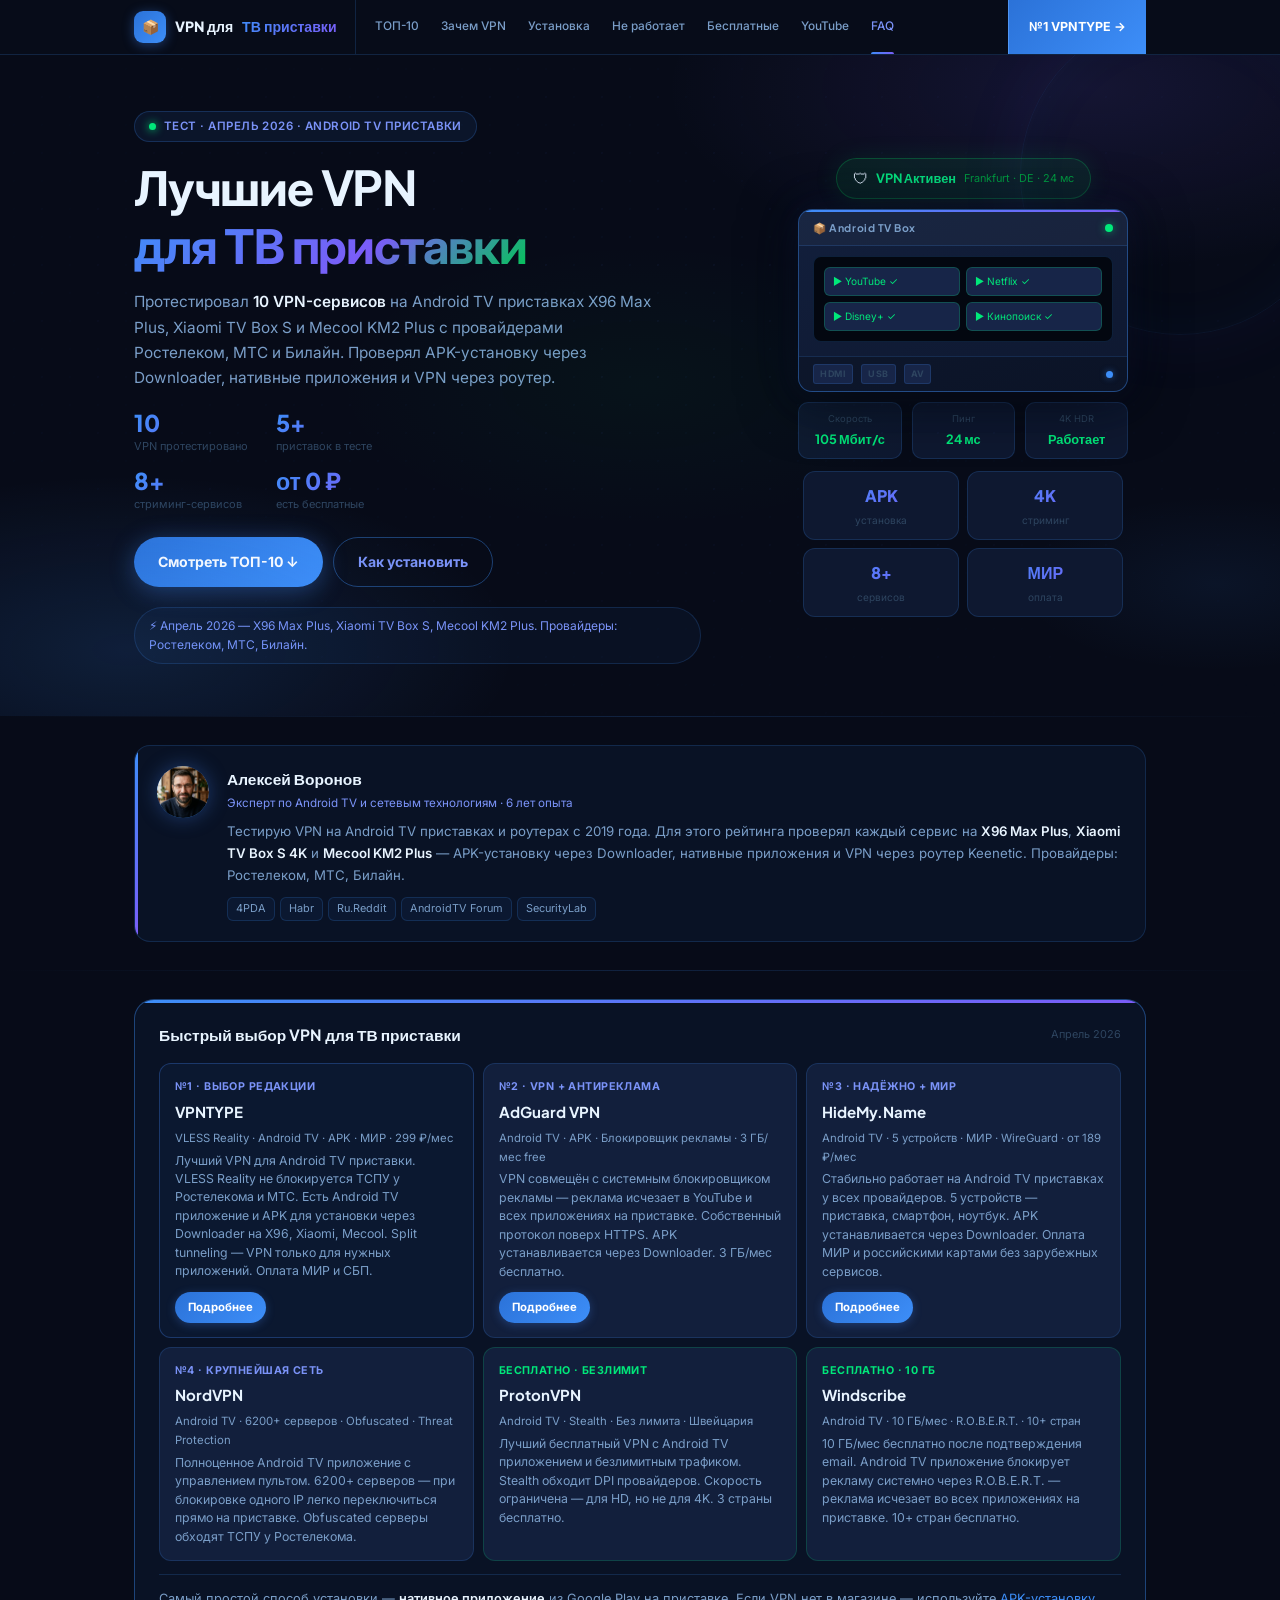
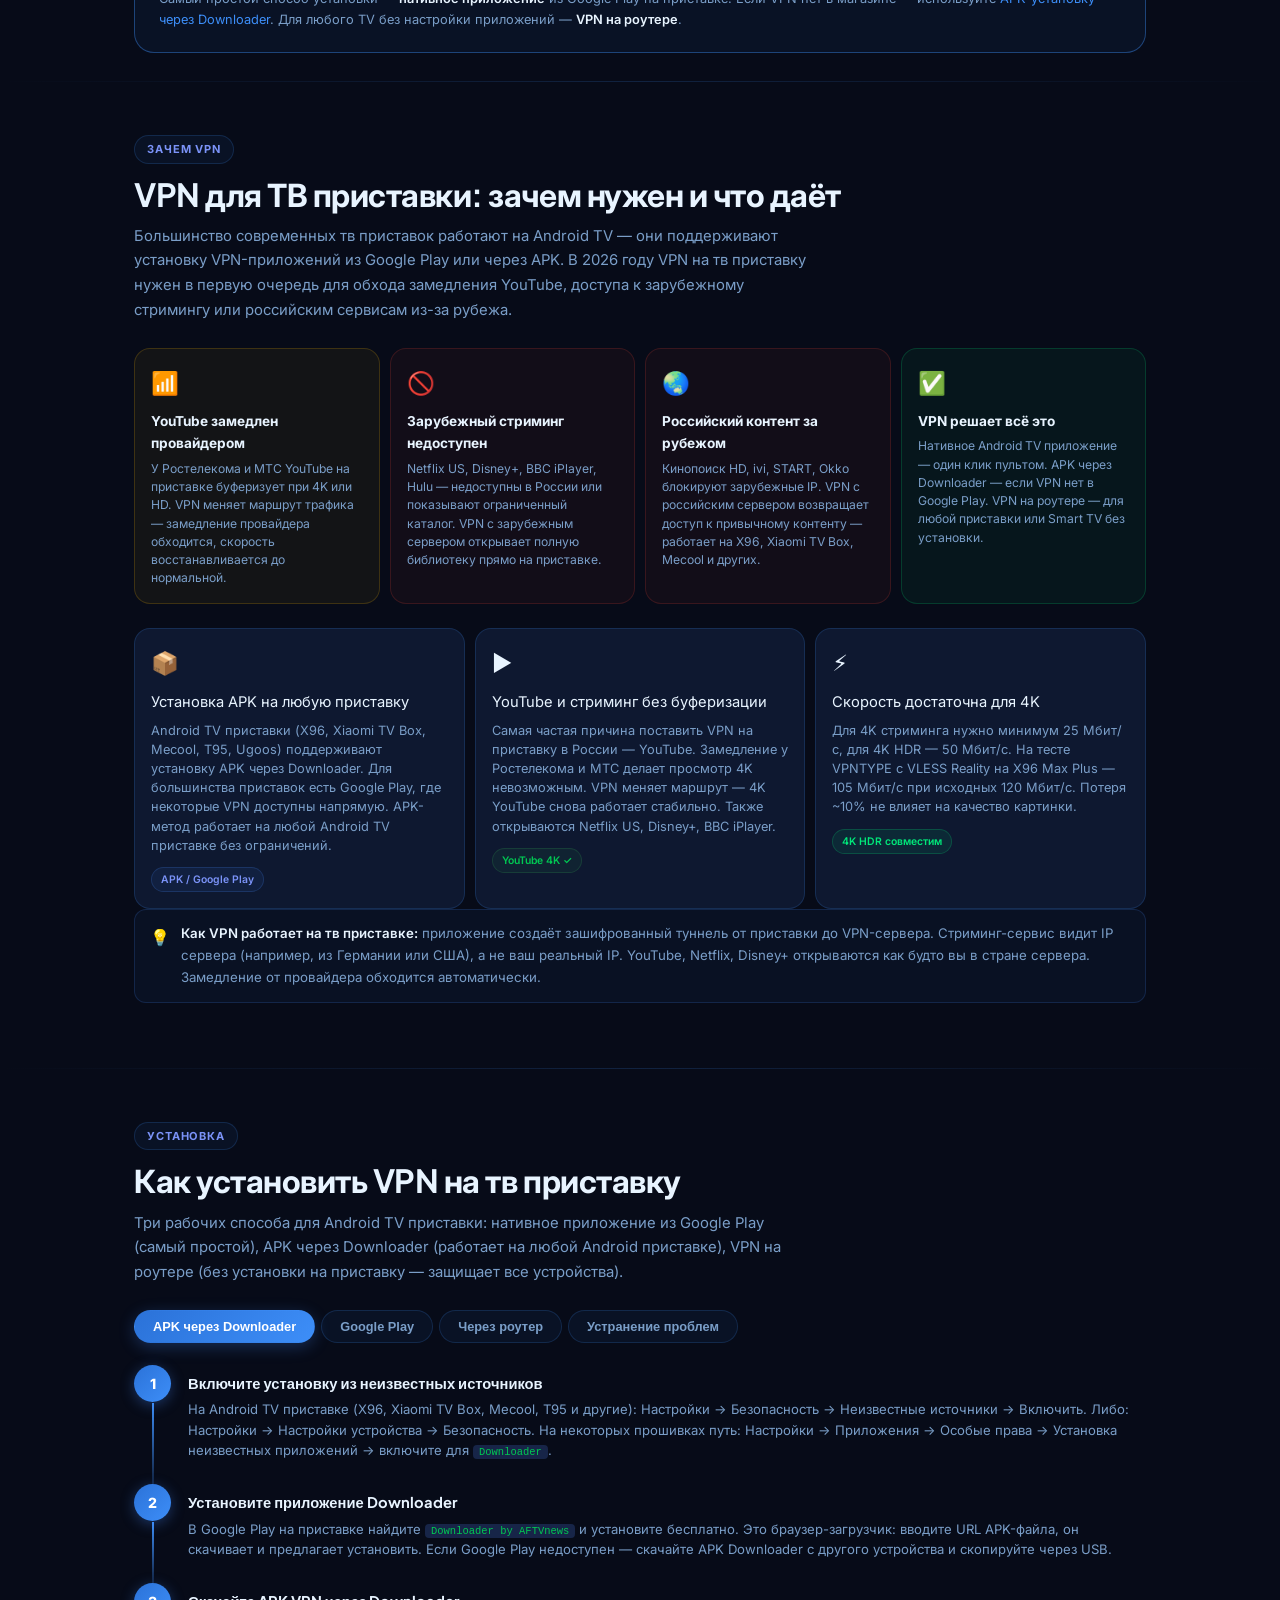
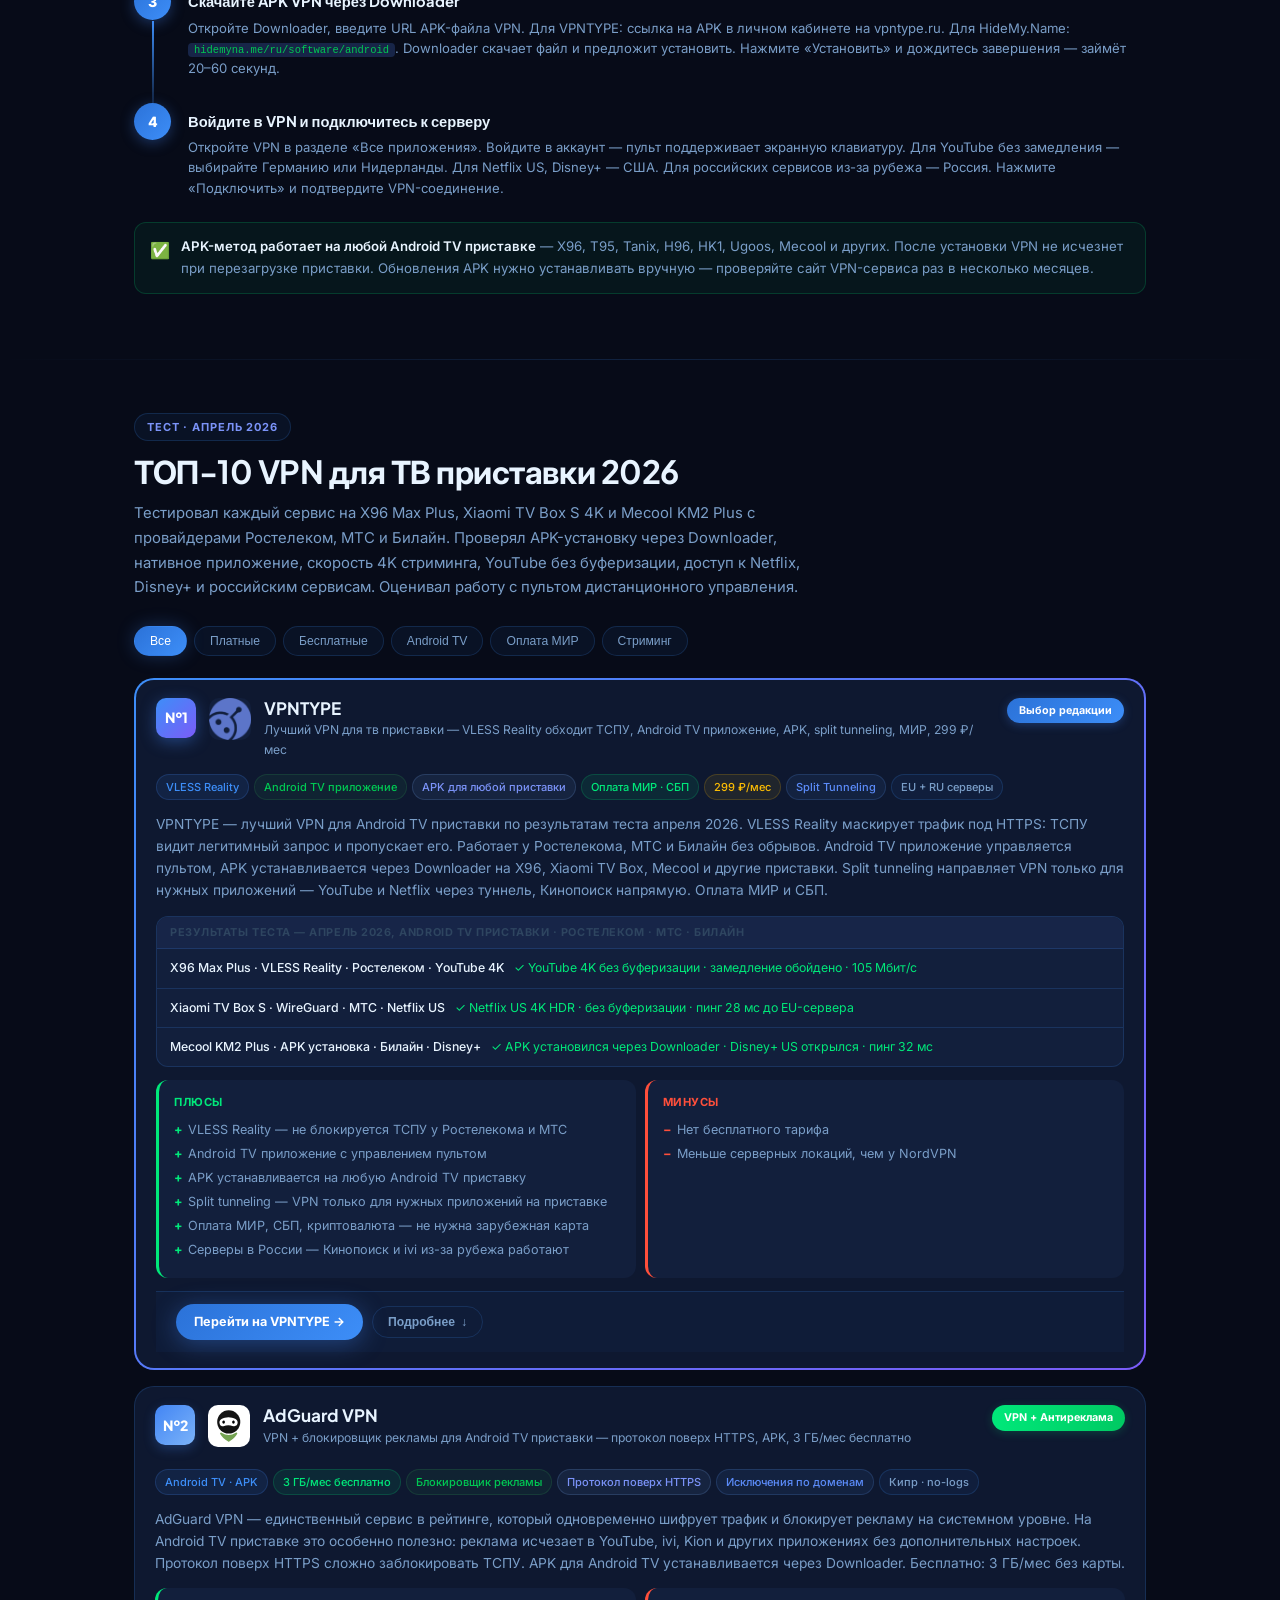
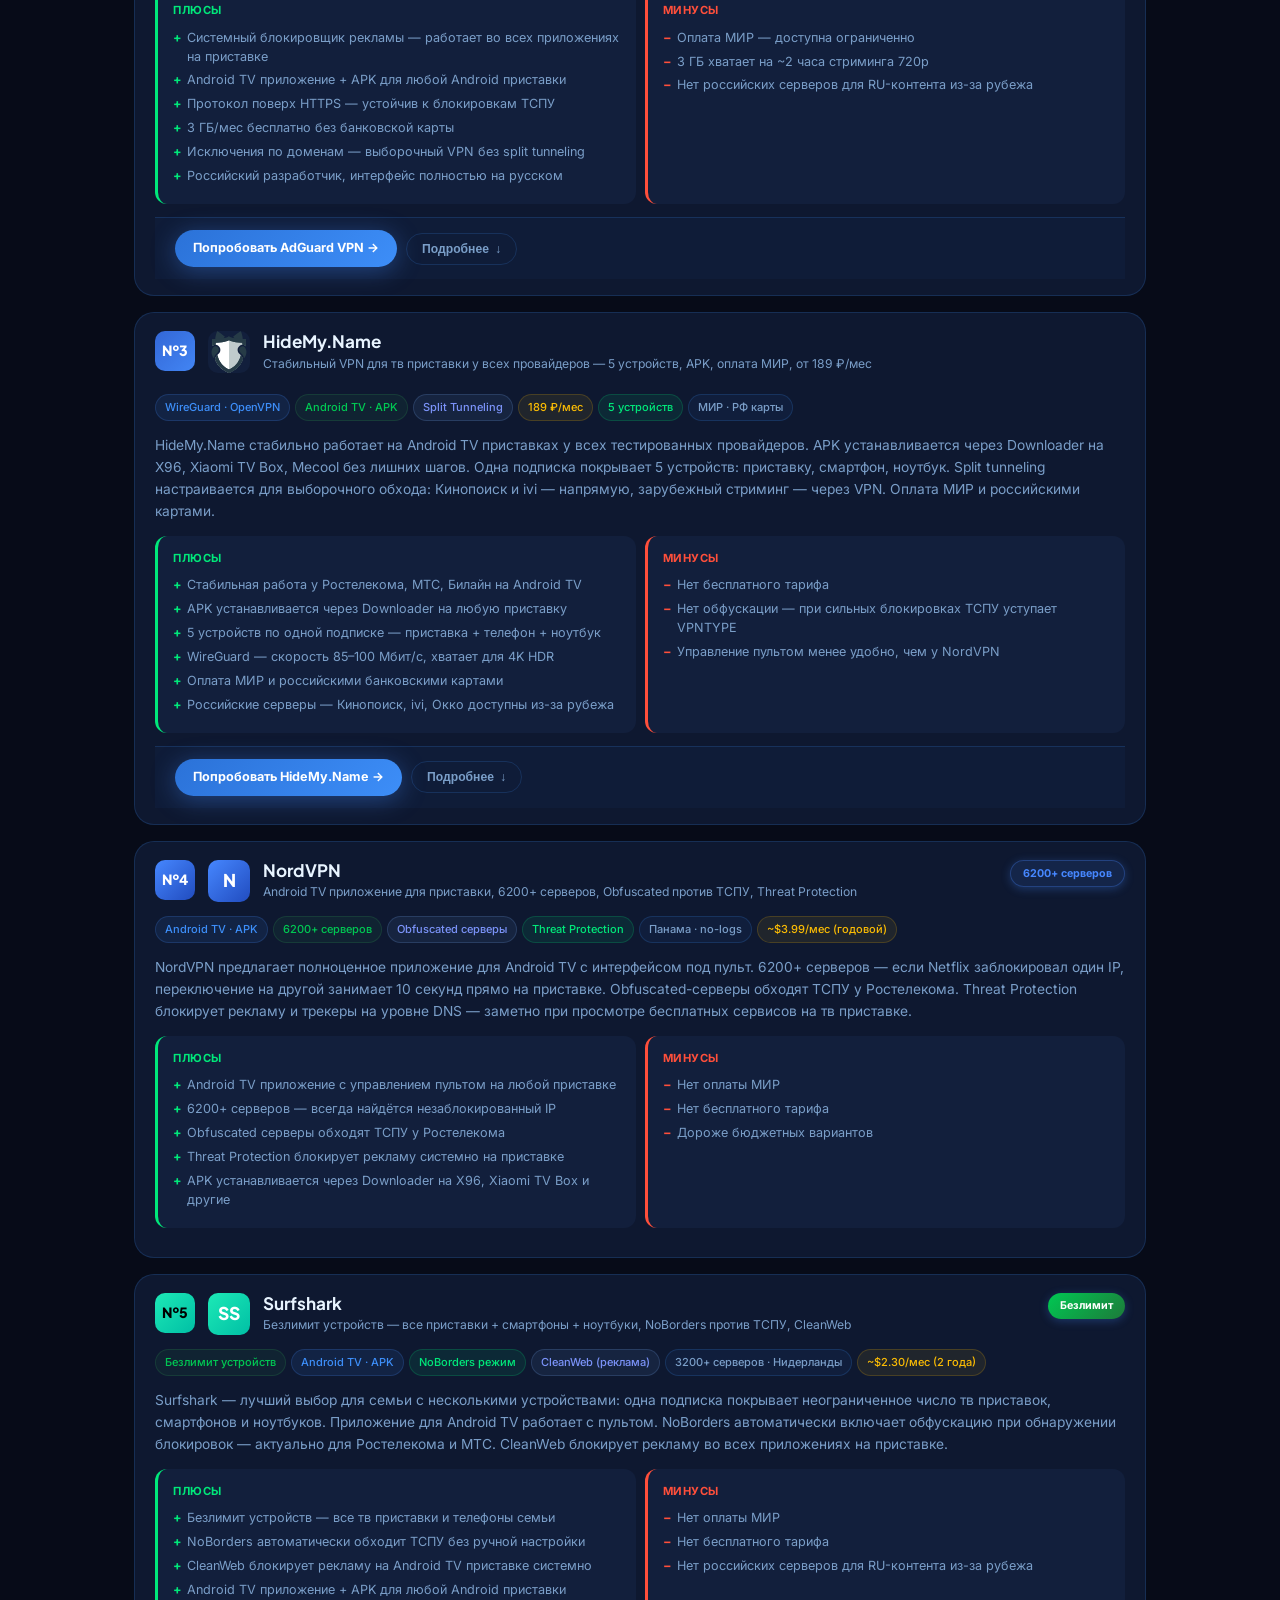
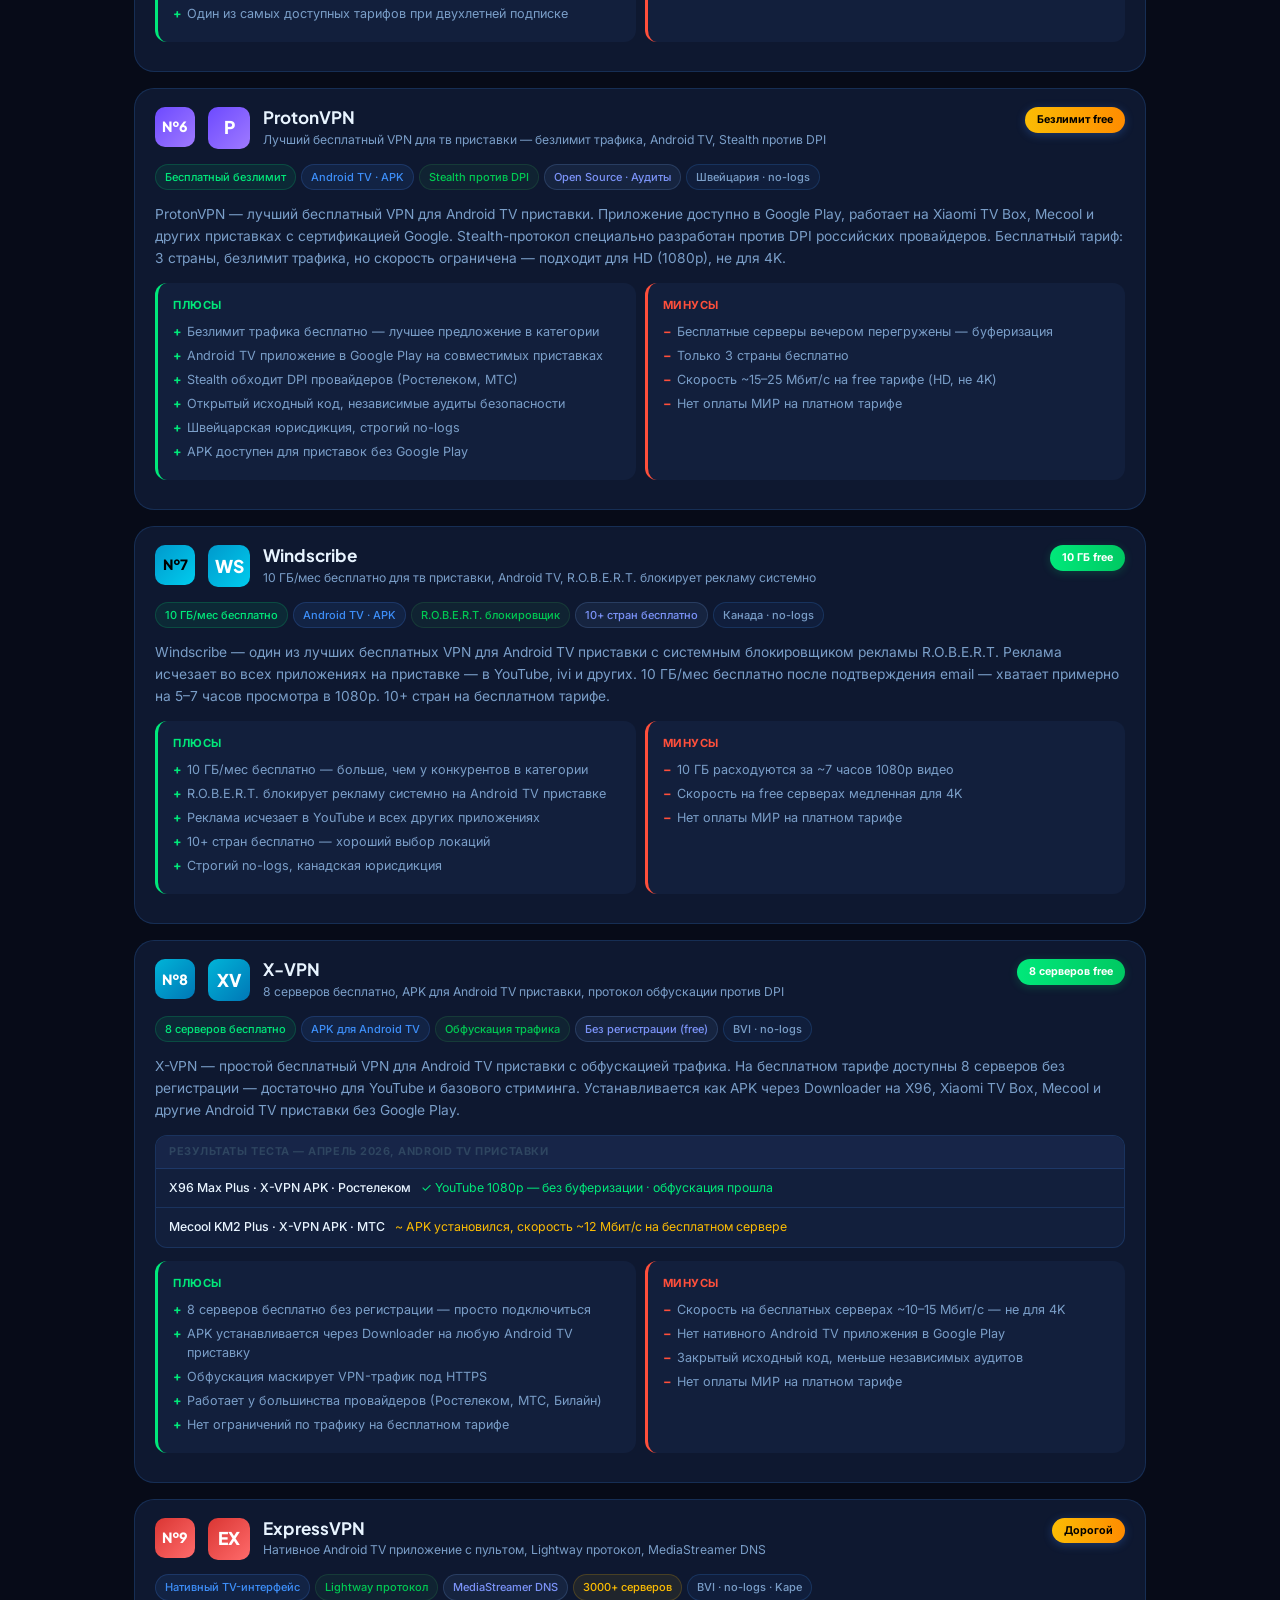
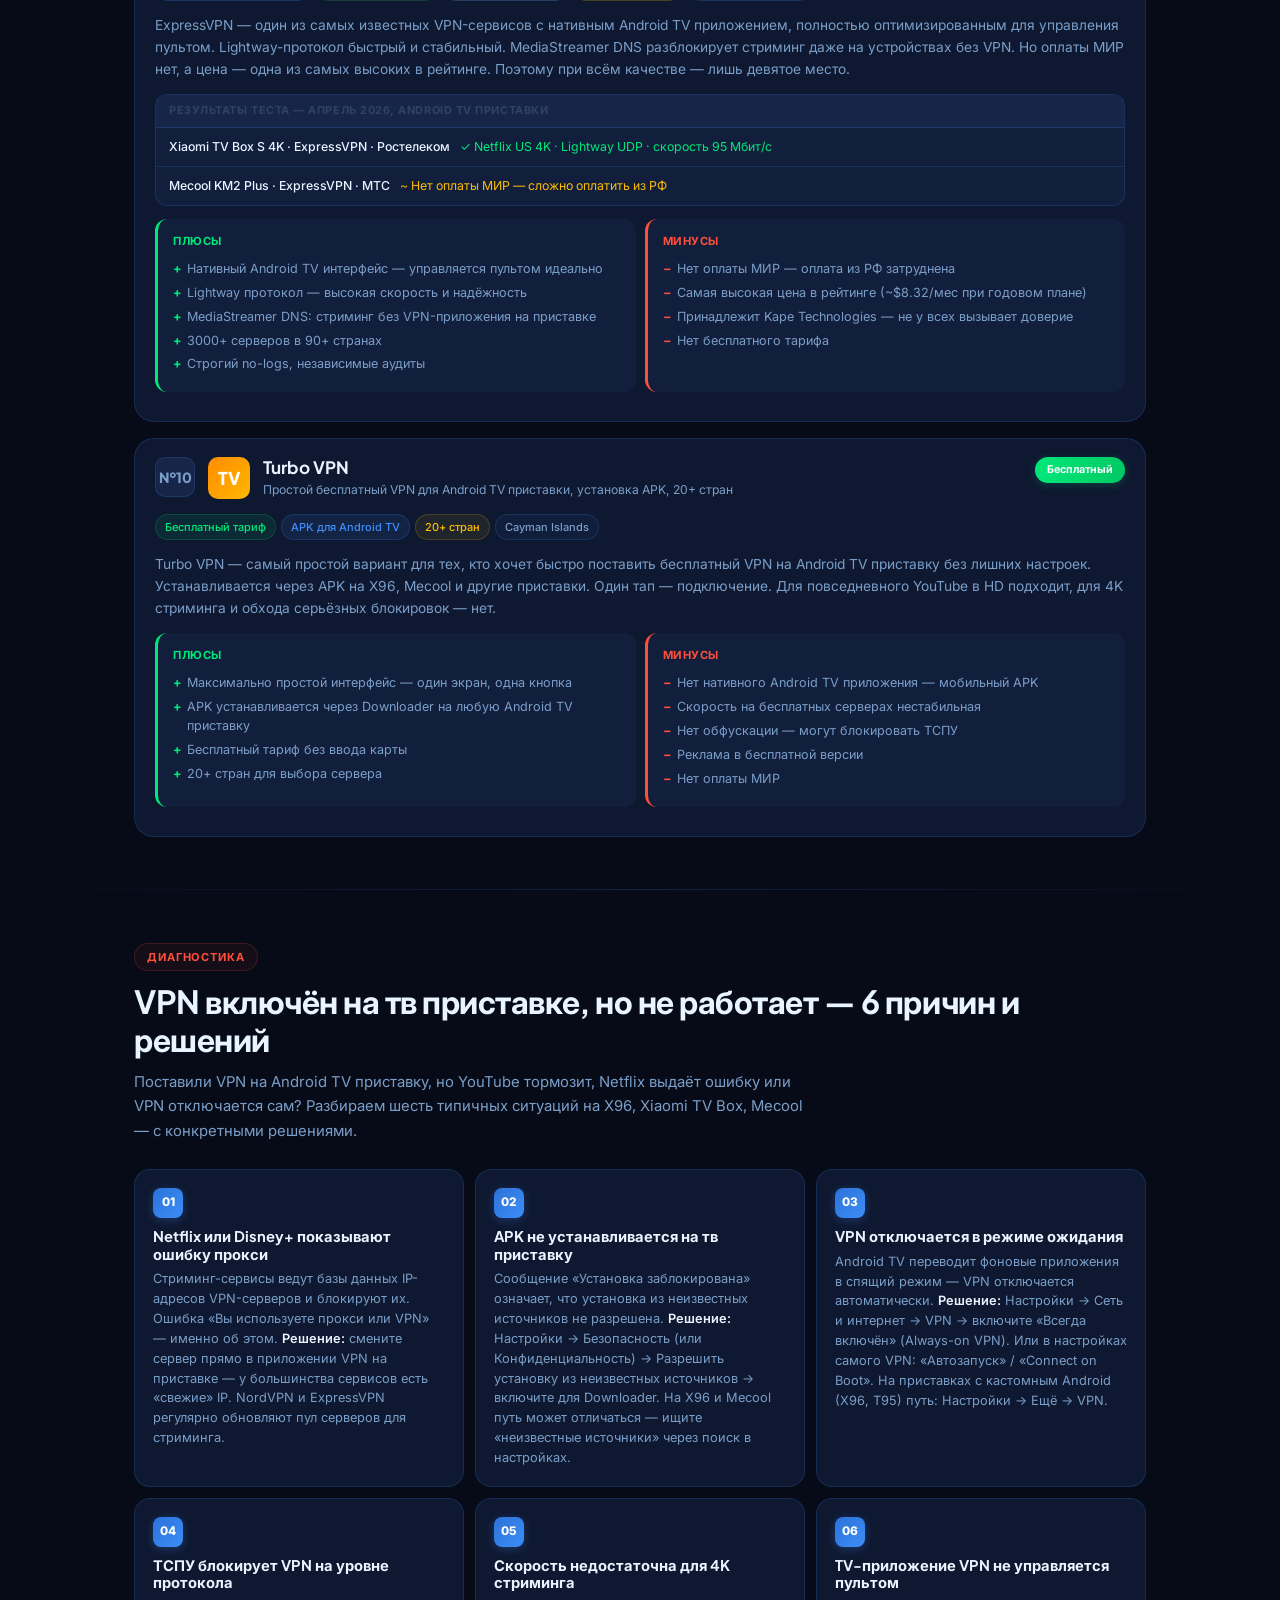
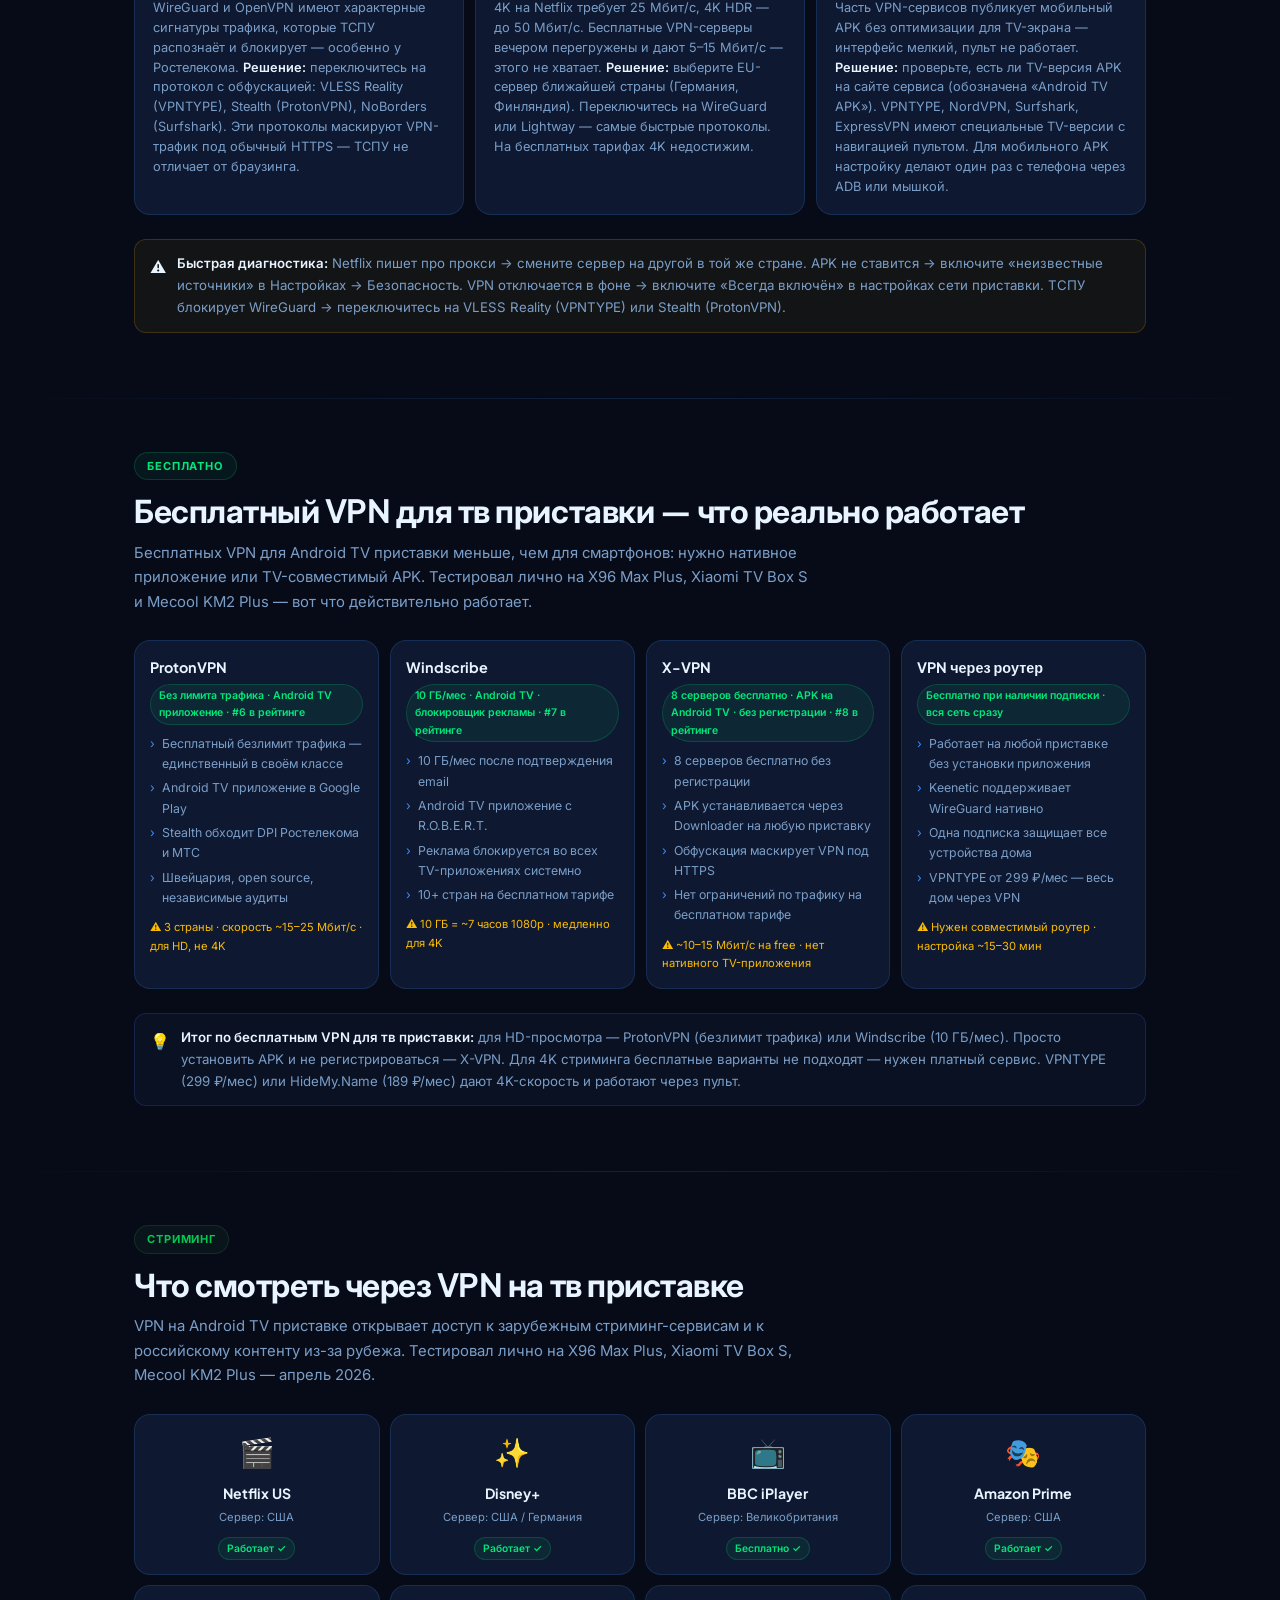
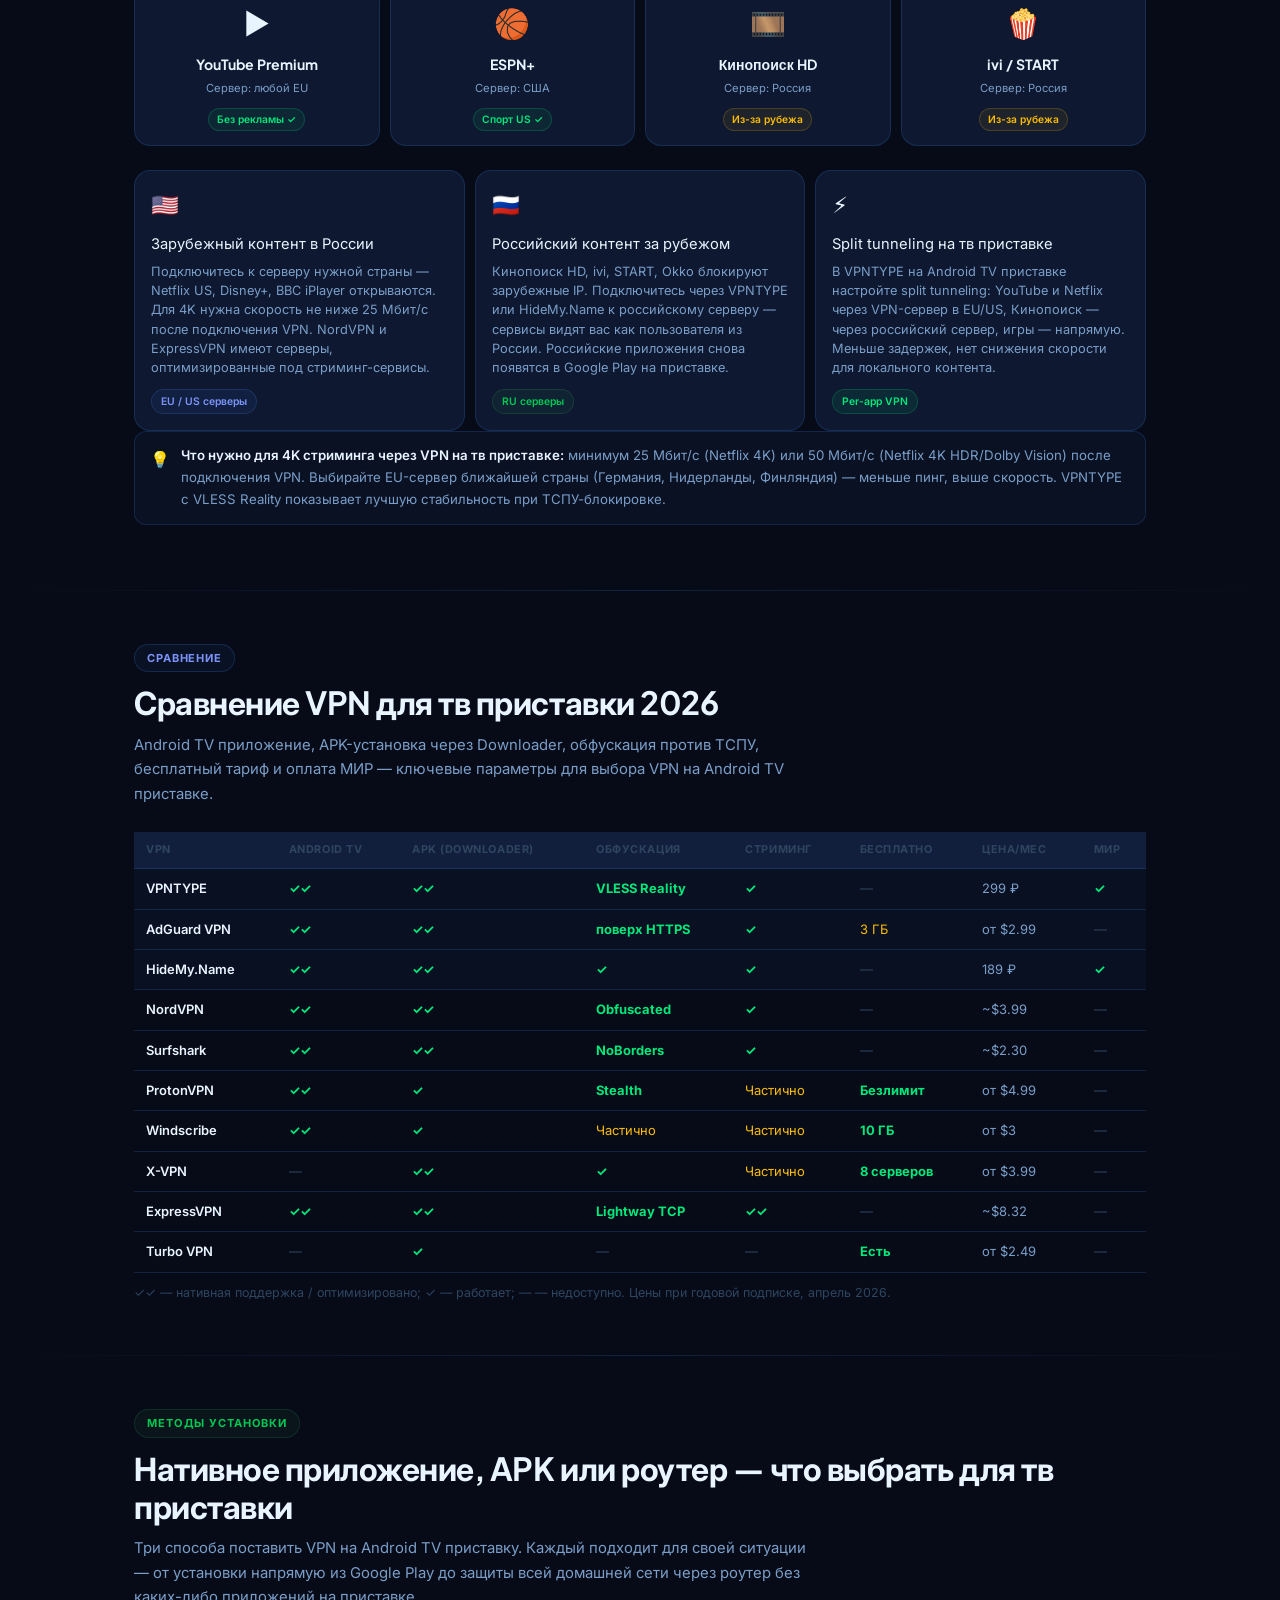
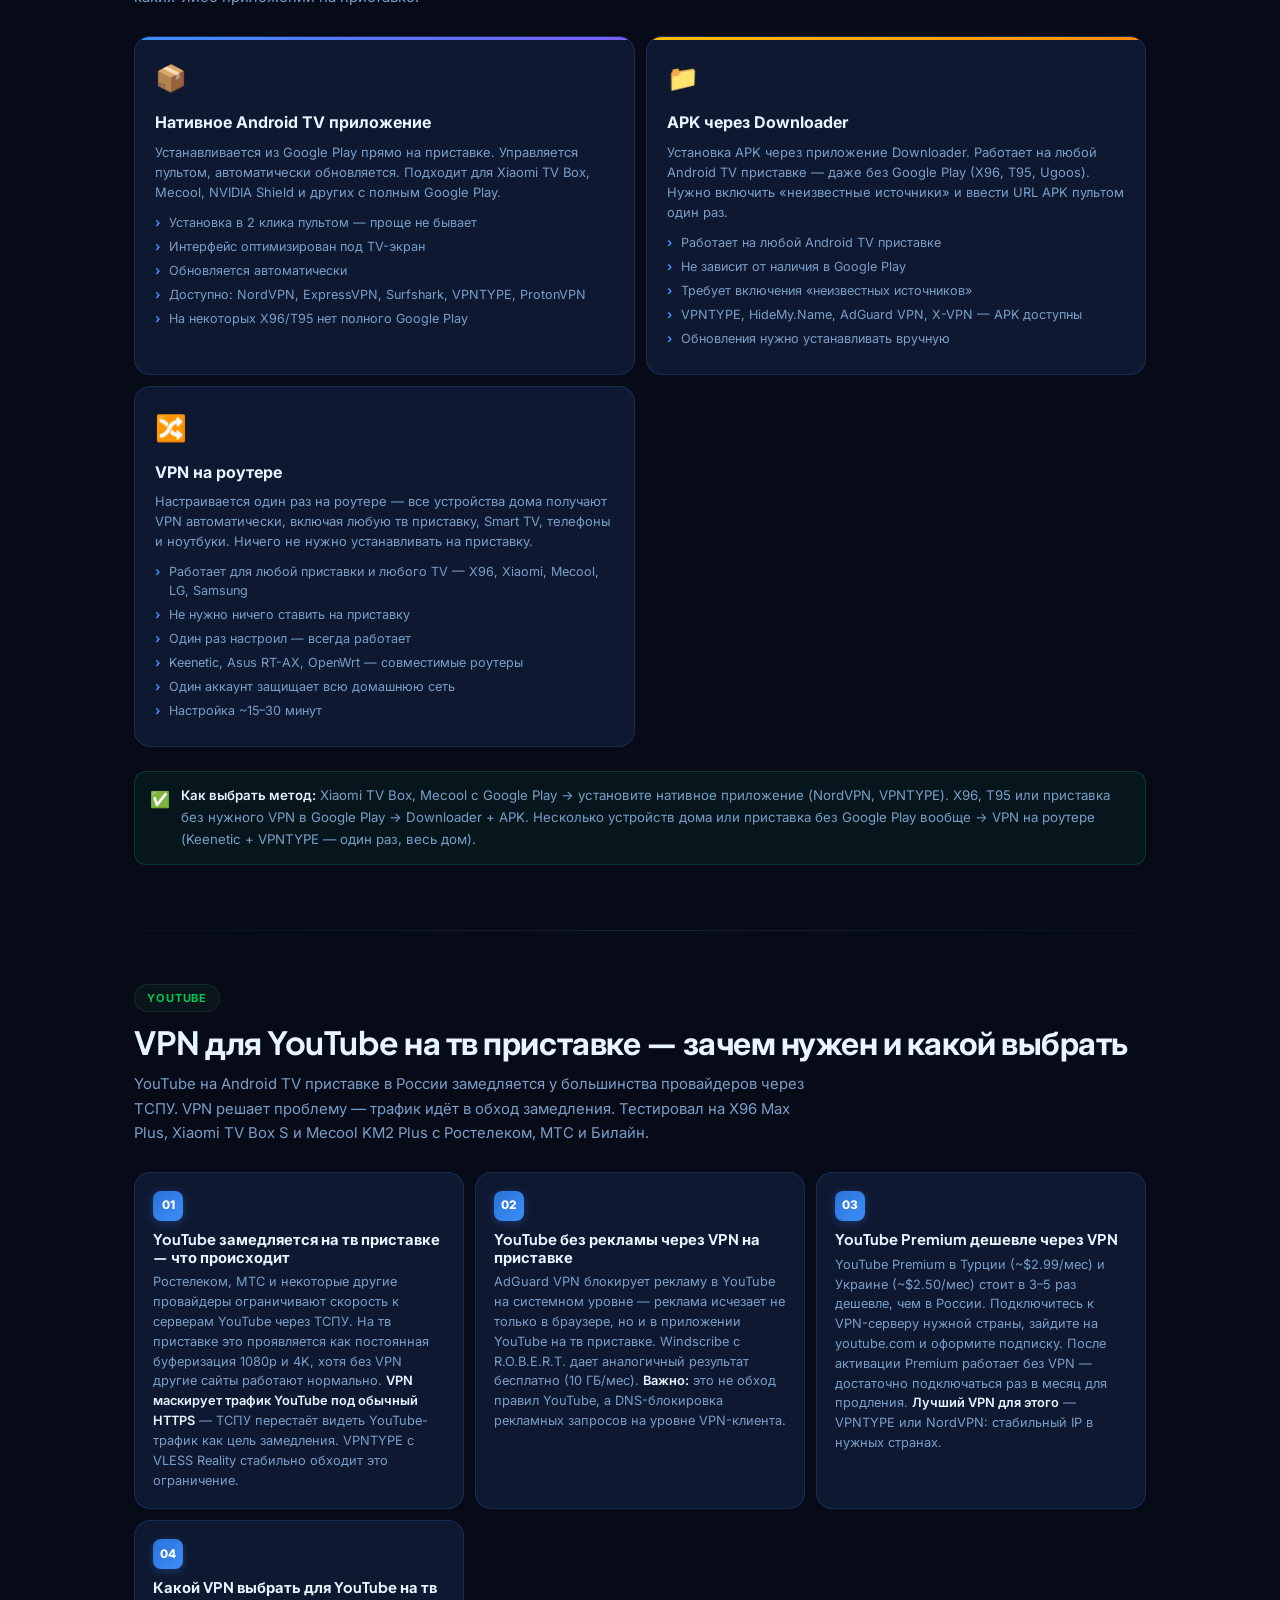
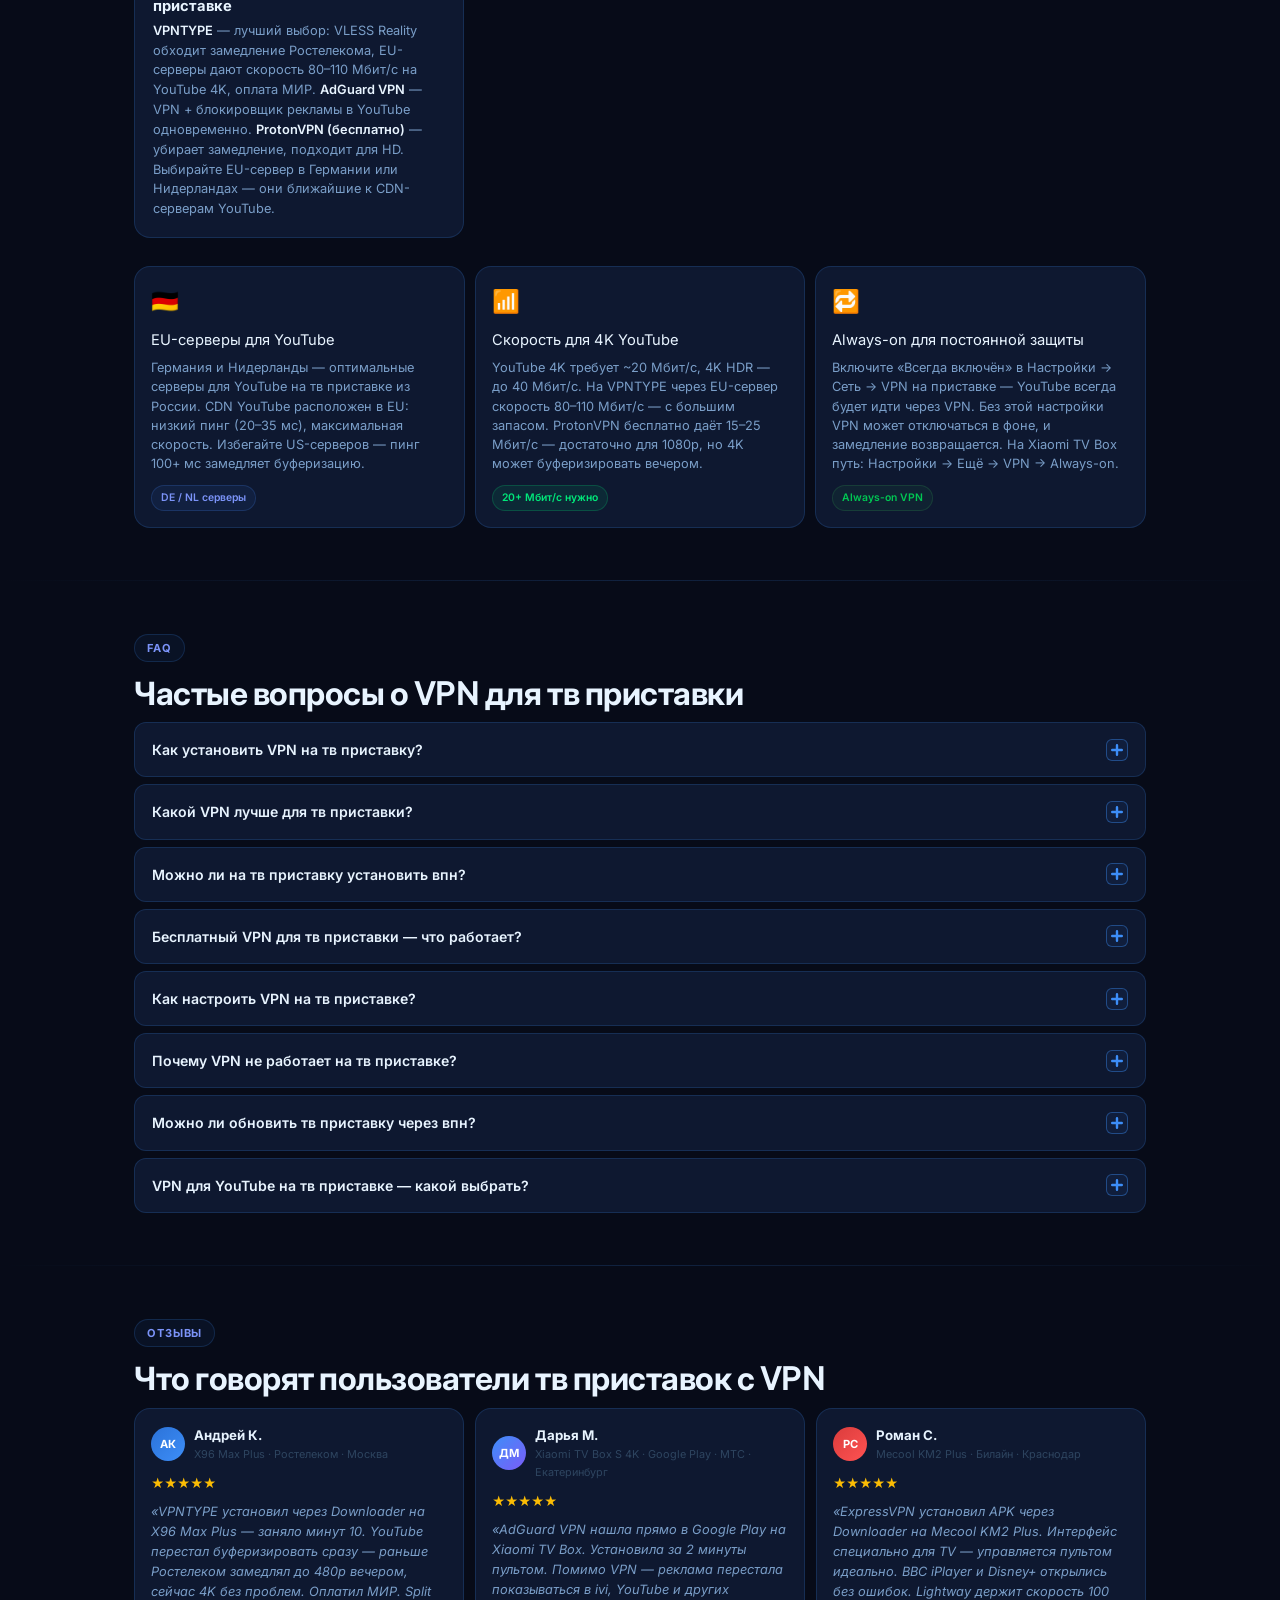
<file: index.html>
<!DOCTYPE html>
<html lang="ru">
<head>
<meta charset="UTF-8">
<meta name="viewport" content="width=device-width, initial-scale=1.0">
<title>Лучшие VPN для ТВ приставки 2026 — ТОП-10: установка на Android TV, какой выбрать</title>
<meta name="description" content="Протестировал 10 VPN для тв приставки: APK-установка, нативное Android TV приложение, настройка на роутере. Тест на X96 Max, Xiaomi TV Box S, Mecool KM2 с Ростелеком и МТС. Лучшие и бесплатные варианты. Апрель 2026.">
<meta name="keywords" content="впн для тв приставки, как установить впн на тв приставку, впн для андроид тв приставки, бесплатный впн для тв приставки, лучший впн для тв приставки андроид">
<link rel="icon" type="image/svg+xml" href="favicon.svg">
<link rel="shortcut icon" href="favicon.svg">
<link rel="apple-touch-icon" href="favicon.svg">
<meta name="theme-color" content="#3D8EF8">
<link rel="stylesheet" href="styles.css">
<link rel="preconnect" href="https://fonts.googleapis.com">
<link rel="preconnect" href="https://fonts.gstatic.com" crossorigin>
<link href="https://fonts.googleapis.com/css2?family=Plus+Jakarta+Sans:wght@400;500;600;700;800&family=Inter:wght@400;500;600;700&display=swap" rel="stylesheet">
<meta property="og:title" content="Лучшие VPN для ТВ приставки 2026 — ТОП-10: установка на Android TV приставку">
<meta property="og:description" content="Протестировал 10 VPN на Android TV приставках X96, Xiaomi TV Box S, Mecool. APK-установка через Downloader, нативные TV-приложения, VPN на роутере. Лучший и бесплатные варианты. Апрель 2026.">
<meta property="og:type" content="article">
<meta property="og:locale" content="ru_RU">
  <!-- Yandex.Metrika counter -->
<script type="text/javascript">
    (function(m,e,t,r,i,k,a){
        m[i]=m[i]||function(){(m[i].a=m[i].a||[]).push(arguments)};
        m[i].l=1*new Date();
        for (var j = 0; j < document.scripts.length; j++) {if (document.scripts[j].src === r) { return; }}
        k=e.createElement(t),a=e.getElementsByTagName(t)[0],k.async=1,k.src=r,a.parentNode.insertBefore(k,a)
    })(window, document,'script','https://mc.yandex.ru/metrika/tag.js?id=108731349', 'ym');

    ym(108731349, 'init', {ssr:true, webvisor:true, clickmap:true, ecommerce:"dataLayer", referrer: document.referrer, url: location.href, accurateTrackBounce:true, trackLinks:true});
</script>
<noscript><div><img src="https://mc.yandex.ru/watch/108731349" style="position:absolute; left:-9999px;" alt="" /></div></noscript>
<!-- /Yandex.Metrika counter -->
<script type="application/ld+json">
{
  "@context": "https://schema.org",
  "@type": "Article",
  "headline": "Лучшие VPN для ТВ приставки 2026 — ТОП-10: установка на Android TV, какой выбрать",
  "description": "Обзор 10 VPN для тв приставки на Android TV. Тестировал APK-установку, нативные приложения и VPN через роутер на X96 Max Plus, Xiaomi TV Box S 4K и Mecool KM2 Plus с провайдерами Ростелеком, МТС и Билайн. Апрель 2026.",
  "datePublished": "2026-04-01",
  "dateModified": "2026-04-22",
  "author": {
    "@type": "Person",
    "name": "Алексей Воронов",
    "jobTitle": "Эксперт по Android TV и сетевым технологиям",
    "description": "6 лет тестирую VPN на Android TV приставках и роутерах. Для этого рейтинга проверял каждый сервис на X96 Max Plus, Xiaomi TV Box S 4K и Mecool KM2 Plus с провайдерами Ростелеком, МТС и Билайн — тестировал APK-установку через Downloader, нативные приложения и VPN через роутер. Проверял YouTube, Netflix, Disney+ и российские сервисы."
  },
  "publisher": { "@type": "Organization", "name": "VPN для ТВ приставки · Рейтинг 2026" },
  "inLanguage": "ru"
}
</script>
<script type="application/ld+json">
{
  "@context": "https://schema.org",
  "@type": "ItemList",
  "name": "ТОП-10 VPN для ТВ приставки 2026",
  "numberOfItems": 10,
  "itemListElement": [
    { "@type": "ListItem", "position": 1,  "name": "VPNTYPE",     "description": "Лучший VPN для тв приставки — VLESS Reality обходит ТСПУ, Android TV приложение, APK, split tunneling, оплата МИР, 299 ₽/мес" },
    { "@type": "ListItem", "position": 2,  "name": "AdGuard VPN", "description": "VPN + блокировщик рекламы для Android TV приставки, протокол поверх HTTPS, APK доступен, 3 ГБ/мес бесплатно" },
    { "@type": "ListItem", "position": 3,  "name": "HideMy.Name", "description": "Стабильный VPN для тв приставки у всех провайдеров, 5 устройств, оплата МИР, от 189 ₽/мес" },
    { "@type": "ListItem", "position": 4,  "name": "NordVPN",     "description": "Android TV приложение для приставки, 6200+ серверов, Obfuscated против ТСПУ, Threat Protection, 4K стриминг" },
    { "@type": "ListItem", "position": 5,  "name": "Surfshark",   "description": "Безлимит устройств для тв приставки, Android TV приложение, NoBorders против ТСПУ, CleanWeb" },
    { "@type": "ListItem", "position": 6,  "name": "ProtonVPN",   "description": "Бесплатный безлимит трафика для Android TV приставки, Stealth против DPI, Швейцария" },
    { "@type": "ListItem", "position": 7,  "name": "Windscribe",  "description": "10 ГБ/мес бесплатно для тв приставки, Android TV приложение, R.O.B.E.R.T. блокировщик рекламы" },
    { "@type": "ListItem", "position": 8,  "name": "X-VPN",       "description": "Бесплатный VPN для Android TV приставки — 8 серверов free, обфускация, APK для тв приставки" },
    { "@type": "ListItem", "position": 9,  "name": "ExpressVPN",  "description": "Нативное приложение для Android TV с управлением пультом, Lightway-протокол, MediaStreamer DNS" },
    { "@type": "ListItem", "position": 10, "name": "Turbo VPN",   "description": "Простой бесплатный VPN для Android TV приставки, установка APK, серверы в 20+ странах" }
  ]
}
</script>
<script type="application/ld+json">
{
  "@context": "https://schema.org",
  "@type": "FAQPage",
  "mainEntity": [
    {
      "@type": "Question",
      "name": "Как установить VPN на тв приставку?",
      "acceptedAnswer": { "@type": "Answer", "text": "На Android TV приставке есть три способа. 1) Через Downloader: включите установку из неизвестных источников в настройках приставки, установите Downloader из Google Play, введите URL APK-файла VPN и установите. 2) Нативное приложение: найдите VPN в Google Play прямо на приставке и установите. 3) Через роутер: настройте VPN на роутере — все устройства в сети, включая приставку, получат защиту без установки приложения." }
    },
    {
      "@type": "Question",
      "name": "Какой VPN лучше для тв приставки?",
      "acceptedAnswer": { "@type": "Answer", "text": "По тесту апреля 2026 года на X96 Max, Xiaomi TV Box S и Mecool KM2: VPNTYPE — лучший выбор. VLESS Reality обходит ТСПУ, есть Android TV приложение и APK, split tunneling, оплата МИР (299 ₽/мес). AdGuard VPN — VPN + блокировщик рекламы, работает на Android TV приставке. HideMy.Name — стабильно у всех провайдеров, оплата МИР (от 189 ₽/мес)." }
    },
    {
      "@type": "Question",
      "name": "Можно ли на тв приставку установить впн?",
      "acceptedAnswer": { "@type": "Answer", "text": "Да, большинство современных тв приставок работают на Android TV и поддерживают установку VPN-приложений. Есть три варианта: нативное Android TV приложение из Google Play, установка APK через Downloader, или настройка VPN на роутере. На приставках X96, Xiaomi TV Box, Mecool, Ugoos, T95 — все три метода работают." }
    },
    {
      "@type": "Question",
      "name": "Бесплатный VPN для тв приставки — что работает?",
      "acceptedAnswer": { "@type": "Answer", "text": "Для Android TV приставки работают: ProtonVPN — бесплатный безлимит трафика, есть Android TV приложение (скорость ограничена, 3 страны). Windscribe — 10 ГБ/мес бесплатно, Android TV приложение с блокировщиком рекламы. X-VPN — 8 серверов бесплатно, APK для Android TV. Для 4K стриминга бесплатные варианты не подходят — нужен платный сервис." }
    },
    {
      "@type": "Question",
      "name": "Как настроить VPN на тв приставке?",
      "acceptedAnswer": { "@type": "Answer", "text": "1) Скачайте VPN-приложение через Google Play или установите APK через Downloader. 2) Запустите приложение, войдите в аккаунт. 3) Выберите сервер нужной страны. 4) Нажмите «Подключить» и подтвердите создание VPN-соединения. Для постоянной работы: Настройки Android → Сеть → VPN → включите «Всегда включён». Для роутера: скачайте конфиг WireGuard из личного кабинета VPN и настройте в Keenetic или Asus RT-AX." }
    },
    {
      "@type": "Question",
      "name": "Почему VPN не работает на тв приставке?",
      "acceptedAnswer": { "@type": "Answer", "text": "Частые причины: 1) Android TV переводит приложение в спящий режим — включите 'Всегда включён' в Настройки → Сеть → VPN. 2) ТСПУ блокирует WireGuard/OpenVPN у Ростелекома — переключитесь на VLESS Reality (VPNTYPE) или Stealth (ProtonVPN). 3) Netflix/Disney+ видят IP VPN-сервера — смените сервер на другой в той же стране. 4) APK не устанавливается — включите установку из неизвестных источников в настройках приставки." }
    },
    {
      "@type": "Question",
      "name": "Можно ли обновить тв приставку через впн?",
      "acceptedAnswer": { "@type": "Answer", "text": "Да. Если ваша тв приставка обновляется через серверы, которые заблокированы в вашем регионе, VPN помогает получить обновления. Подключитесь к VPN-серверу в стране производителя приставки (Китай, США, EU), затем зайдите в Настройки → О системе → Обновление системы. Отключите VPN после обновления, чтобы не замедлять скорость." }
    },
    {
      "@type": "Question",
      "name": "VPN для YouTube на тв приставке — какой выбрать?",
      "acceptedAnswer": { "@type": "Answer", "text": "Для YouTube на Android TV приставке лучше всего работает VPNTYPE — VLESS Reality проходит через замедление провайдера стабильно. AdGuard VPN дополнительно блокирует рекламу в YouTube. ProtonVPN (бесплатно) и Windscribe дают достаточную скорость для HD. Выбирайте EU-серверы (Германия, Нидерланды) — они ближе и дают скорость 80–110 Мбит/с при хорошем соединении." }
    }
  ]
}
</script>
</head>

<body>
<div id="read-progress"></div>

<!-- NAVIGATION -->
<nav class="site-nav" role="navigation" aria-label="Основная навигация">
  <div class="container">
    <div class="nav-inner">
      <a href="#" class="nav-logo">
        <div class="logo-icon">📦</div>
        VPN для <span class="logo-word">ТВ приставки</span>
      </a>
      <ul class="nav-tabs">
        <li><a href="#top10">ТОП-10</a></li>
        <li><a href="#why-vpn">Зачем VPN</a></li>
        <li><a href="#setup">Установка</a></li>
        <li><a href="#why-not-working">Не работает</a></li>
        <li><a href="#free">Бесплатные</a></li>
        <li><a href="#youtube-vpn">YouTube</a></li>
        <li><a href="#faq">FAQ</a></li>
      </ul>
      <a href="#vpntype-card" class="nav-cta">№1 VPNTYPE →</a>
      <button class="burger" id="burger-btn" aria-label="Меню" aria-expanded="false">
        <span></span><span></span><span></span>
      </button>
    </div>
  </div>
</nav>

<div class="mobile-menu" id="mobile-menu">
  <a href="#top10">ТОП-10 VPN для ТВ приставки</a>
  <a href="#why-vpn">Зачем VPN для ТВ приставки</a>
  <a href="#setup">Как установить VPN на приставку</a>
  <a href="#why-not-working">VPN не работает на приставке</a>
  <a href="#free">Бесплатные VPN для приставки</a>
  <a href="#youtube-vpn">VPN для YouTube на приставке</a>
  <a href="#streaming">Стриминг с VPN</a>
  <a href="#compare">Сравнение VPN</a>
  <a href="#faq">Частые вопросы</a>
  <a href="#vpntype-card" class="mm-cta">Попробовать VPNTYPE №1 →</a>
</div>

<!-- HERO -->
<section class="hero" aria-label="Лучшие VPN для ТВ приставки">
  <div class="hero-bg"></div>
  <div class="container">
    <div class="hero-grid">

      <!-- Left: Content -->
      <div class="hero-content">
        <div class="hero-eyebrow fade-up">
          <span class="live-dot"></span>Тест · Апрель 2026 · Android TV приставки
        </div>
        <h1 class="hero-title fade-up">
          Лучшие VPN<br>
          <span class="hl">для ТВ приставки</span>
        </h1>
        <p class="hero-desc fade-up delay-1">
          Протестировал <strong>10 VPN-сервисов</strong> на Android TV приставках X96 Max Plus, Xiaomi TV Box S и Mecool KM2 Plus с провайдерами Ростелеком, МТС и Билайн. Проверял APK-установку через Downloader, нативные приложения и VPN через роутер.
        </p>
        <div class="hero-stats fade-up delay-2">
          <div class="hero-stat"><span class="stat-val">10</span><span class="stat-lbl">VPN протестировано</span></div>
          <div class="hero-stat"><span class="stat-val">5+</span><span class="stat-lbl">приставок в тесте</span></div>
          <div class="hero-stat"><span class="stat-val">8+</span><span class="stat-lbl">стриминг-сервисов</span></div>
          <div class="hero-stat"><span class="stat-val">от 0 ₽</span><span class="stat-lbl">есть бесплатные</span></div>
        </div>
        <div class="hero-actions fade-up delay-3">
          <a href="#top10" class="btn btn-primary">Смотреть ТОП-10 ↓</a>
          <a href="#setup" class="btn btn-ghost">Как установить</a>
        </div>
        <div class="update-bar fade-up delay-3">
          ⚡ Апрель 2026 — X96 Max Plus, Xiaomi TV Box S, Mecool KM2 Plus. Провайдеры: Ростелеком, МТС, Билайн.
        </div>
      </div>

      <!-- Right: Android TV Box mockup -->
      <div class="hero-visual">
        <div class="box-wrap">
          <div class="box-vpn-badge">
            <span class="box-shield">🛡</span>
            <span class="box-vpn-text">VPN Активен</span>
            <span class="box-server">Frankfurt · DE · 24 мс</span>
          </div>
          <div class="box-frame">
            <div class="box-top-bar">
              <div class="box-brand">📦 Android TV Box</div>
              <div class="box-led-row">
                <span class="box-led green"></span>
              </div>
            </div>
            <div class="box-body">
              <div class="box-screen-area">
                <div class="box-app-row">
                  <span class="box-app ok">▶ YouTube ✓</span>
                  <span class="box-app ok">▶ Netflix ✓</span>
                </div>
                <div class="box-app-row">
                  <span class="box-app ok">▶ Disney+ ✓</span>
                  <span class="box-app ok">▶ Кинопоиск ✓</span>
                </div>
              </div>
            </div>
            <div class="box-bottom-bar">
              <span class="box-port">HDMI</span>
              <span class="box-port">USB</span>
              <span class="box-port">AV</span>
              <span class="box-power-led"></span>
            </div>
          </div>
          <div class="box-metrics">
            <div class="box-metric">
              <span class="bm-k">Скорость</span>
              <span class="bm-v ok">105 Мбит/с</span>
            </div>
            <div class="box-metric">
              <span class="bm-k">Пинг</span>
              <span class="bm-v ok">24 мс</span>
            </div>
            <div class="box-metric">
              <span class="bm-k">4K HDR</span>
              <span class="bm-v ok">Работает</span>
            </div>
          </div>
        </div>
        <div class="hero-side-grid">
          <div class="hero-side-card"><div class="val">APK</div><div class="lbl">установка</div></div>
          <div class="hero-side-card"><div class="val">4K</div><div class="lbl">стриминг</div></div>
          <div class="hero-side-card"><div class="val">8+</div><div class="lbl">сервисов</div></div>
          <div class="hero-side-card"><div class="val">МИР</div><div class="lbl">оплата</div></div>
        </div>
      </div>

    </div>
  </div>
</section>

<div class="divider"></div>
<!-- AUTHOR -->
<section class="section-sm">
  <div class="container">
    <div class="author-box">
      <div class="author-photo">
        <img src="author.jpg" alt="Сергей Михайлов" onerror="this.style.display='none';this.parentNode.innerHTML='&#128100;'">
      </div>
      <div class="author-info">
        <div class="author-name">Алексей Воронов</div>
        <div class="author-role">Эксперт по Android TV и сетевым технологиям · 6 лет опыта</div>
        <p class="author-bio">
          Тестирую VPN на Android TV приставках и роутерах с 2019 года. Для этого рейтинга проверял каждый сервис на <strong>X96 Max Plus</strong>, <strong>Xiaomi TV Box S 4K</strong> и <strong>Mecool KM2 Plus</strong> — APK-установку через Downloader, нативные приложения и VPN через роутер Keenetic. Провайдеры: Ростелеком, МТС, Билайн.
        </p>
        <div class="author-pubs">
          <span class="author-pub">4PDA</span>
          <span class="author-pub">Habr</span>
          <span class="author-pub">Ru.Reddit</span>
          <span class="author-pub">AndroidTV Forum</span>
          <span class="author-pub">SecurityLab</span>
        </div>
      </div>
    </div>
  </div>
</section>

<div class="divider"></div>

<!-- TL;DR -->
<section class="section-sm" id="tldr">
  <div class="container">
    <div class="tldr-panel">
      <div class="tldr-header">
        <div class="tldr-label">Быстрый выбор VPN для ТВ приставки</div>
        <div class="tldr-updated">Апрель 2026</div>
      </div>
      <div class="tldr-grid">
        <div class="tldr-card featured">
          <div class="tldr-rank">№1 · Выбор редакции</div>
          <div class="tldr-name">VPNTYPE</div>
          <div class="tldr-tag">VLESS Reality · Android TV · APK · МИР · 299 ₽/мес</div>
          <div class="tldr-desc">Лучший VPN для Android TV приставки. VLESS Reality не блокируется ТСПУ у Ростелекома и МТС. Есть Android TV приложение и APK для установки через Downloader на X96, Xiaomi, Mecool. Split tunneling — VPN только для нужных приложений. Оплата МИР и СБП.</div>
          <a href="#vpntype-card" class="tldr-btn">Подробнее</a>
        </div>
        <div class="tldr-card">
          <div class="tldr-rank">№2 · VPN + антиреклама</div>
          <div class="tldr-name">AdGuard VPN</div>
          <div class="tldr-tag">Android TV · APK · Блокировщик рекламы · 3 ГБ/мес free</div>
          <div class="tldr-desc">VPN совмещён с системным блокировщиком рекламы — реклама исчезает в YouTube и всех приложениях на приставке. Собственный протокол поверх HTTPS. APK устанавливается через Downloader. 3 ГБ/мес бесплатно.</div>
          <a href="#adguard-card" class="tldr-btn">Подробнее</a>
        </div>
        <div class="tldr-card">
          <div class="tldr-rank">№3 · Надёжно + МИР</div>
          <div class="tldr-name">HideMy.Name</div>
          <div class="tldr-tag">Android TV · 5 устройств · МИР · WireGuard · от 189 ₽/мес</div>
          <div class="tldr-desc">Стабильно работает на Android TV приставках у всех провайдеров. 5 устройств — приставка, смартфон, ноутбук. APK устанавливается через Downloader. Оплата МИР и российскими картами без зарубежных сервисов.</div>
          <a href="#hidemy-card" class="tldr-btn">Подробнее</a>
        </div>
        <div class="tldr-card">
          <div class="tldr-rank">№4 · Крупнейшая сеть</div>
          <div class="tldr-name">NordVPN</div>
          <div class="tldr-tag">Android TV · 6200+ серверов · Obfuscated · Threat Protection</div>
          <div class="tldr-desc">Полноценное Android TV приложение с управлением пультом. 6200+ серверов — при блокировке одного IP легко переключиться прямо на приставке. Obfuscated серверы обходят ТСПУ у Ростелекома.</div>
        </div>
        <div class="tldr-card free">
          <div class="tldr-rank">Бесплатно · Безлимит</div>
          <div class="tldr-name">ProtonVPN</div>
          <div class="tldr-tag">Android TV · Stealth · Без лимита · Швейцария</div>
          <div class="tldr-desc">Лучший бесплатный VPN с Android TV приложением и безлимитным трафиком. Stealth обходит DPI провайдеров. Скорость ограничена — для HD, но не для 4K. 3 страны бесплатно.</div>
        </div>
        <div class="tldr-card free">
          <div class="tldr-rank">Бесплатно · 10 ГБ</div>
          <div class="tldr-name">Windscribe</div>
          <div class="tldr-tag">Android TV · 10 ГБ/мес · R.O.B.E.R.T. · 10+ стран</div>
          <div class="tldr-desc">10 ГБ/мес бесплатно после подтверждения email. Android TV приложение блокирует рекламу системно через R.O.B.E.R.T. — реклама исчезает во всех приложениях на приставке. 10+ стран бесплатно.</div>
        </div>
      </div>
      <div class="tldr-note">
        Самый простой способ установки — <strong>нативное приложение</strong> из Google Play на приставке. Если VPN нет в магазине — используйте <a href="#setup">APK-установку через Downloader</a>. Для любого TV без настройки приложений — <strong>VPN на роутере</strong>.
      </div>
    </div>
  </div>
</section>

<div class="divider"></div>

<!-- ЗАЧЕМ VPN ДЛЯ ТВ ПРИСТАВКИ -->
<section class="section" id="why-vpn">
  <div class="container">
    <div class="sec-badge">Зачем VPN</div>
    <h2 class="section-title">VPN для ТВ приставки: зачем нужен и что даёт</h2>
    <p class="section-intro">
      Большинство современных тв приставок работают на Android TV — они поддерживают установку VPN-приложений из Google Play или через APK. В 2026 году VPN на тв приставку нужен в первую очередь для обхода замедления YouTube, доступа к зарубежному стримингу или российским сервисам из-за рубежа.
    </p>
    <div class="status-grid">
      <div class="status-card partial">
        <div class="status-icon">📶</div>
        <div class="status-title">YouTube замедлен провайдером</div>
        <div class="status-desc">У Ростелекома и МТС YouTube на приставке буферизует при 4K или HD. VPN меняет маршрут трафика — замедление провайдера обходится, скорость восстанавливается до нормальной.</div>
      </div>
      <div class="status-card blocked">
        <div class="status-icon">🚫</div>
        <div class="status-title">Зарубежный стриминг недоступен</div>
        <div class="status-desc">Netflix US, Disney+, BBC iPlayer, Hulu — недоступны в России или показывают ограниченный каталог. VPN с зарубежным сервером открывает полную библиотеку прямо на приставке.</div>
      </div>
      <div class="status-card blocked">
        <div class="status-icon">🌏</div>
        <div class="status-title">Российский контент за рубежом</div>
        <div class="status-desc">Кинопоиск HD, ivi, START, Okko блокируют зарубежные IP. VPN с российским сервером возвращает доступ к привычному контенту — работает на X96, Xiaomi TV Box, Mecool и других.</div>
      </div>
      <div class="status-card works">
        <div class="status-icon">✅</div>
        <div class="status-title">VPN решает всё это</div>
        <div class="status-desc">Нативное Android TV приложение — один клик пультом. APK через Downloader — если VPN нет в Google Play. VPN на роутере — для любой приставки или Smart TV без установки.</div>
      </div>
    </div>
    <div class="bento-grid">
      <div class="bento-card">
        <div class="bento-icon">📦</div>
        <div class="bento-title">Установка APK на любую приставку</div>
        <div class="bento-desc">Android TV приставки (X96, Xiaomi TV Box, Mecool, T95, Ugoos) поддерживают установку APK через Downloader. Для большинства приставок есть Google Play, где некоторые VPN доступны напрямую. APK-метод работает на любой Android TV приставке без ограничений.</div>
        <span class="bento-badge">APK / Google Play</span>
      </div>
      <div class="bento-card">
        <div class="bento-icon">▶️</div>
        <div class="bento-title">YouTube и стриминг без буферизации</div>
        <div class="bento-desc">Самая частая причина поставить VPN на приставку в России — YouTube. Замедление у Ростелекома и МТС делает просмотр 4K невозможным. VPN меняет маршрут — 4K YouTube снова работает стабильно. Также открываются Netflix US, Disney+, BBC iPlayer.</div>
        <span class="bento-badge teal">YouTube 4K ✓</span>
      </div>
      <div class="bento-card">
        <div class="bento-icon">⚡</div>
        <div class="bento-title">Скорость достаточна для 4K</div>
        <div class="bento-desc">Для 4K стриминга нужно минимум 25 Мбит/с, для 4K HDR — 50 Мбит/с. На тесте VPNTYPE с VLESS Reality на X96 Max Plus — 105 Мбит/с при исходных 120 Мбит/с. Потеря ~10% не влияет на качество картинки.</div>
        <span class="bento-badge green">4K HDR совместим</span>
      </div>
    </div>
    <div class="callout callout-info">
      <div class="callout-icon">💡</div>
      <div class="callout-body">
        <strong>Как VPN работает на тв приставке:</strong> приложение создаёт зашифрованный туннель от приставки до VPN-сервера. Стриминг-сервис видит IP сервера (например, из Германии или США), а не ваш реальный IP. YouTube, Netflix, Disney+ открываются как будто вы в стране сервера. Замедление от провайдера обходится автоматически.
      </div>
    </div>
  </div>
</section>

<div class="divider"></div>
<!-- КАК УСТАНОВИТЬ VPN НА ТВ ПРИСТАВКУ -->
<section class="section" id="setup">
  <div class="container">
    <div class="sec-badge">Установка</div>
    <h2 class="section-title">Как установить VPN на тв приставку</h2>
    <p class="section-intro">Три рабочих способа для Android TV приставки: нативное приложение из Google Play (самый простой), APK через Downloader (работает на любой Android приставке), VPN на роутере (без установки на приставку — защищает все устройства).</p>

    <div id="install-tabs" class="pill-tabs">
      <button class="pill-tab active" data-tab="tab-gtv">APK через Downloader</button>
      <button class="pill-tab" data-tab="tab-androidtv">Google Play</button>
      <button class="pill-tab" data-tab="tab-firetv">Через роутер</button>
      <button class="pill-tab" data-tab="tab-router">Устранение проблем</button>
    </div>

    <!-- TAB: APK через Downloader -->
    <div id="tab-gtv" class="tab-content active">
      <div class="install-steps">
        <div class="install-step">
          <div class="step-circle">1</div>
          <div class="step-body">
            <div class="step-title">Включите установку из неизвестных источников</div>
            <div class="step-desc">На Android TV приставке (X96, Xiaomi TV Box, Mecool, T95 и другие): Настройки → Безопасность → Неизвестные источники → Включить. Либо: Настройки → Настройки устройства → Безопасность. На некоторых прошивках путь: Настройки → Приложения → Особые права → Установка неизвестных приложений → включите для <span class="code">Downloader</span>.</div>
          </div>
        </div>
        <div class="install-step">
          <div class="step-circle">2</div>
          <div class="step-body">
            <div class="step-title">Установите приложение Downloader</div>
            <div class="step-desc">В Google Play на приставке найдите <span class="code">Downloader by AFTVnews</span> и установите бесплатно. Это браузер-загрузчик: вводите URL APK-файла, он скачивает и предлагает установить. Если Google Play недоступен — скачайте APK Downloader с другого устройства и скопируйте через USB.</div>
          </div>
        </div>
        <div class="install-step">
          <div class="step-circle">3</div>
          <div class="step-body">
            <div class="step-title">Скачайте APK VPN через Downloader</div>
            <div class="step-desc">Откройте Downloader, введите URL APK-файла VPN. Для VPNTYPE: ссылка на APK в личном кабинете на vpntype.ru. Для HideMy.Name: <span class="code">hidemyna.me/ru/software/android</span>. Downloader скачает файл и предложит установить. Нажмите «Установить» и дождитесь завершения — займёт 20–60 секунд.</div>
          </div>
        </div>
        <div class="install-step">
          <div class="step-circle">4</div>
          <div class="step-body">
            <div class="step-title">Войдите в VPN и подключитесь к серверу</div>
            <div class="step-desc">Откройте VPN в разделе «Все приложения». Войдите в аккаунт — пульт поддерживает экранную клавиатуру. Для YouTube без замедления — выбирайте Германию или Нидерланды. Для Netflix US, Disney+ — США. Для российских сервисов из-за рубежа — Россия. Нажмите «Подключить» и подтвердите VPN-соединение.</div>
          </div>
        </div>
      </div>
      <div class="callout callout-success">
        <div class="callout-icon">✅</div>
        <div class="callout-body"><strong>APK-метод работает на любой Android TV приставке</strong> — X96, T95, Tanix, H96, HK1, Ugoos, Mecool и других. После установки VPN не исчезнет при перезагрузке приставки. Обновления APK нужно устанавливать вручную — проверяйте сайт VPN-сервиса раз в несколько месяцев.</div>
      </div>
    </div>

    <!-- TAB: Через Google Play -->
    <div id="tab-androidtv" class="tab-content">
      <div class="install-steps">
        <div class="install-step">
          <div class="step-circle">1</div>
          <div class="step-body">
            <div class="step-title">Откройте Google Play на приставке</div>
            <div class="step-desc">На большинстве Android TV приставок (Xiaomi TV Box S, Mecool KM2, NVIDIA Shield) есть Google Play. Откройте магазин, перейдите в поиск и введите название VPN: VPNTYPE, AdGuard VPN, HideMy.Name, NordVPN или Surfshark. На приставках без Google Play (некоторые X96, T95) этот метод не сработает — используйте APK через Downloader.</div>
          </div>
        </div>
        <div class="install-step">
          <div class="step-circle">2</div>
          <div class="step-body">
            <div class="step-title">Установите и войдите в аккаунт</div>
            <div class="step-desc">Нажмите «Установить» — приложение скачается и установится автоматически. Запустите VPN, войдите в аккаунт. Для VPNTYPE и HideMy.Name — регистрация на сайте, потом авторизация в приложении. В NordVPN и Surfshark есть авторизация по QR-коду через смартфон — удобнее, чем вводить пульт.</div>
          </div>
        </div>
        <div class="install-step">
          <div class="step-circle">3</div>
          <div class="step-body">
            <div class="step-title">Выберите сервер и подключитесь</div>
            <div class="step-desc">Управление пультом: стрелки для навигации, OK для выбора. Для YouTube — EU-сервер (Германия, Нидерланды). Для зарубежного стриминга — страну сервиса. Нажмите «Подключить». Система запросит разрешение на создание VPN-соединения — разрешите.</div>
          </div>
        </div>
        <div class="install-step">
          <div class="step-circle">4</div>
          <div class="step-body">
            <div class="step-title">Настройте Always-on VPN для постоянной работы</div>
            <div class="step-desc">Настройки Android TV → Сеть и интернет → VPN → выберите VPN → включите «Всегда включён». Тогда VPN не отключится при переходе приставки в режим ожидания. Многие Android TV приставки агрессивно закрывают фоновые приложения — эта настройка обязательна для постоянной защиты.</div>
          </div>
        </div>
      </div>
      <div class="callout callout-info">
        <div class="callout-icon">📦</div>
        <div class="callout-body"><strong>Google Play на Android TV приставках</strong> есть у Xiaomi TV Box S, Mecool KM2 Plus, NVIDIA Shield, Mi Box 4K и части приставок с сертификацией Google. Приставки без сертификации (часть X96, H96, T95) имеют только базовый Google Play или вовсе работают без него — там нужен APK через Downloader.</div>
      </div>
    </div>

    <!-- TAB: Через роутер -->
    <div id="tab-firetv" class="tab-content">
      <div class="install-steps">
        <div class="install-step">
          <div class="step-circle">1</div>
          <div class="step-body">
            <div class="step-title">Убедитесь, что роутер поддерживает VPN-клиент</div>
            <div class="step-desc">Подходят роутеры Keenetic (любая модель с актуальной прошивкой), Asus серии RT-AX с AsusWRT, роутеры на OpenWrt или DD-WRT. Проверьте наличие вкладки «VPN-клиент» с поддержкой WireGuard или OpenVPN. Роутеры провайдеров TP-Link/D-Link без кастомной прошивки обычно не подходят.</div>
          </div>
        </div>
        <div class="install-step">
          <div class="step-circle">2</div>
          <div class="step-body">
            <div class="step-title">Скачайте конфиг WireGuard из личного кабинета VPN</div>
            <div class="step-desc">В личном кабинете вашего VPN (VPNTYPE, HideMy.Name, NordVPN, Surfshark) найдите раздел «Роутер» или «Ручная настройка». Скачайте файл конфигурации WireGuard (.conf) или OpenVPN (.ovpn). WireGuard предпочтительнее — проще настройка и выше скорость.</div>
          </div>
        </div>
        <div class="install-step">
          <div class="step-circle">3</div>
          <div class="step-body">
            <div class="step-title">Импортируйте конфиг в настройках роутера</div>
            <div class="step-desc">Зайдите в веб-интерфейс роутера (<span class="code">192.168.1.1</span> или <span class="code">my.keenetic.net</span>). Для Keenetic: Интернет → WireGuard → Добавить → вставьте конфиг. Для Asus RT-AX: VPN → VPN-клиент → WireGuard → импорт .conf. Активируйте подключение и проверьте статус.</div>
          </div>
        </div>
        <div class="install-step">
          <div class="step-circle">4</div>
          <div class="step-body">
            <div class="step-title">Подключите приставку к Wi-Fi — VPN уже работает</div>
            <div class="step-desc">Все устройства, подключённые к роутеру с VPN, получают защиту автоматически — Android TV приставка, Smart TV (LG, Samsung, Sony), телефоны, ноутбуки. На приставке ничего устанавливать не нужно. Проверьте через приложение 2ip или браузер — должен показать IP страны VPN-сервера.</div>
          </div>
        </div>
      </div>
      <div class="callout callout-teal">
        <div class="callout-icon">🔀</div>
        <div class="callout-body"><strong>Метод через роутер — самый универсальный:</strong> работает на любой тв приставке и любом Smart TV без установки приложений. Keenetic с WireGuard — один из лучших вариантов: настройка занимает 10–15 минут, интерфейс на русском языке. Один VPN-аккаунт защищает всю домашнюю сеть.</div>
      </div>
    </div>

    <!-- TAB: Устранение проблем -->
    <div id="tab-router" class="tab-content">
      <div class="install-steps">
        <div class="install-step">
          <div class="step-circle">1</div>
          <div class="step-body">
            <div class="step-title">APK не устанавливается — «Установка заблокирована»</div>
            <div class="step-desc">Причина: не включена установка из неизвестных источников. Решение: Настройки → Безопасность → включите «Неизвестные источники» или найдите в настройках пункт «Особые права приложений» → «Установка неизвестных приложений» → разрешите для Downloader. Путь зависит от версии прошивки.</div>
          </div>
        </div>
        <div class="install-step">
          <div class="step-circle">2</div>
          <div class="step-body">
            <div class="step-title">VPN подключился, но сайты открываются без VPN</div>
            <div class="step-desc">Причина: DNS-утечка или split tunneling работает не так, как нужно. Решение: в настройках VPN-приложения найдите «DNS» и установите кастомный DNS (например, 1.1.1.1). Проверьте через 2ip.ru или ipleak.net на приставке — должен показать IP и DNS VPN-сервера, а не провайдерский.</div>
          </div>
        </div>
        <div class="install-step">
          <div class="step-circle">3</div>
          <div class="step-body">
            <div class="step-title">VPN отключается сам через несколько минут</div>
            <div class="step-desc">Причина: Android TV переводит приложение в спящий режим. Решение: Настройки → Сеть → VPN → включите «Всегда включён». Также в настройках приставки найдите «Спящий режим приложений» или «Battery optimization» и исключите VPN-приложение из оптимизации батареи.</div>
          </div>
        </div>
        <div class="install-step">
          <div class="step-circle">4</div>
          <div class="step-body">
            <div class="step-title">VPN не обходит блокировку — провайдер блокирует протокол</div>
            <div class="step-desc">Причина: ТСПУ блокирует WireGuard или OpenVPN по сигнатурам трафика у Ростелекома или МТС. Решение: переключитесь на протокол с обфускацией — VLESS Reality в VPNTYPE, Stealth в ProtonVPN, NoBorders в Surfshark. Эти протоколы маскируют VPN-трафик под обычный HTTPS.</div>
          </div>
        </div>
      </div>
      <div class="callout callout-warn">
        <div class="callout-icon">⚠️</div>
        <div class="callout-body"><strong>Частая проблема на бюджетных приставках X96/T95:</strong> Android TV может убивать VPN-процесс при нехватке RAM. Если приставка имеет 2 ГБ RAM или меньше — закройте другие приложения перед запуском VPN. Или используйте VPN на роутере — там приставка не участвует в шифровании вообще.</div>
      </div>
    </div>
  </div>
</section>

<div class="divider"></div>

<!-- TOP-10 VPN ДЛЯ ТВ ПРИСТАВКИ -->
<section class="section" id="top10">
  <div class="container">
    <div class="sec-badge">Тест · Апрель 2026</div>
    <h2 class="section-title">ТОП-10 VPN для ТВ приставки 2026</h2>
    <p class="section-intro">Тестировал каждый сервис на X96 Max Plus, Xiaomi TV Box S 4K и Mecool KM2 Plus с провайдерами Ростелеком, МТС и Билайн. Проверял APK-установку через Downloader, нативное приложение, скорость 4K стриминга, YouTube без буферизации, доступ к Netflix, Disney+ и российским сервисам. Оценивал работу с пультом дистанционного управления.</p>

    <div class="filter-bar">
      <button class="filter-btn active" data-filter="all">Все</button>
      <button class="filter-btn" data-filter="paid">Платные</button>
      <button class="filter-btn" data-filter="free">Бесплатные</button>
      <button class="filter-btn" data-filter="tv-app">Android TV</button>
      <button class="filter-btn" data-filter="mir">Оплата МИР</button>
      <button class="filter-btn" data-filter="streaming">Стриминг</button>
    </div>

    <div class="top-list">

    <!-- CARD #1 VPNTYPE -->
    <article class="vpn-card featured" id="vpntype-card" data-tags="paid mir tv-app streaming">
      <div class="vpn-card-header">
        <div class="vpn-rank rank-1">№1</div>
        <div class="vpn-logo-wrap">
          <img src="vpntype-icon.png" alt="VPNTYPE" width="42" height="42" style="border-radius:10px;object-fit:contain;background:var(--bg4)" onerror="this.outerHTML='&lt;div class=&quot;vpn-logo-letter&quot; style=&quot;background:var(--grad-btn)&quot;&gt;V&lt;/div&gt;'">
        </div>
        <div class="vpn-title-wrap">
          <h3 class="vpn-name">VPNTYPE</h3>
          <div class="vpn-tagline">Лучший VPN для тв приставки — VLESS Reality обходит ТСПУ, Android TV приложение, APK, split tunneling, МИР, 299 ₽/мес</div>
        </div>
        <div class="vpn-verdict">Выбор редакции</div>
      </div>
      <div class="vpn-card-body">
        <div class="vpn-chips">
          <span class="chip chip-purple">VLESS Reality</span>
          <span class="chip chip-teal">Android TV приложение</span>
          <span class="chip chip-violet">APK для любой приставки</span>
          <span class="chip chip-green">Оплата МИР · СБП</span>
          <span class="chip chip-amber">299 ₽/мес</span>
          <span class="chip chip-indigo">Split Tunneling</span>
          <span class="chip chip-gray">EU + RU серверы</span>
        </div>
        <p class="vpn-summary">VPNTYPE — лучший VPN для Android TV приставки по результатам теста апреля 2026. VLESS Reality маскирует трафик под HTTPS: ТСПУ видит легитимный запрос и пропускает его. Работает у Ростелекома, МТС и Билайн без обрывов. Android TV приложение управляется пультом, APK устанавливается через Downloader на X96, Xiaomi TV Box, Mecool и другие приставки. Split tunneling направляет VPN только для нужных приложений — YouTube и Netflix через туннель, Кинопоиск напрямую. Оплата МИР и СБП.</p>
        <div class="vpn-test-table">
          <div class="vtt-header">Результаты теста — апрель 2026, Android TV приставки · Ростелеком · МТС · Билайн</div>
          <div class="vtt-row">
            <div class="vtt-device">X96 Max Plus · VLESS Reality · Ростелеком · YouTube 4K</div>
            <div class="vtt-result vtt-ok">✓ YouTube 4K без буферизации · замедление обойдено · 105 Мбит/с</div>
          </div>
          <div class="vtt-row">
            <div class="vtt-device">Xiaomi TV Box S · WireGuard · МТС · Netflix US</div>
            <div class="vtt-result vtt-ok">✓ Netflix US 4K HDR · без буферизации · пинг 28 мс до EU-сервера</div>
          </div>
          <div class="vtt-row">
            <div class="vtt-device">Mecool KM2 Plus · APK установка · Билайн · Disney+</div>
            <div class="vtt-result vtt-ok">✓ APK установился через Downloader · Disney+ US открылся · пинг 32 мс</div>
          </div>
        </div>
        <div class="vpn-pros-cons">
          <div class="pros-col">
            <div class="pros-title">Плюсы</div>
            <ul class="pros-list">
              <li>VLESS Reality — не блокируется ТСПУ у Ростелекома и МТС</li>
              <li>Android TV приложение с управлением пультом</li>
              <li>APK устанавливается на любую Android TV приставку</li>
              <li>Split tunneling — VPN только для нужных приложений на приставке</li>
              <li>Оплата МИР, СБП, криптовалюта — не нужна зарубежная карта</li>
              <li>Серверы в России — Кинопоиск и ivi из-за рубежа работают</li>
            </ul>
          </div>
          <div class="cons-col">
            <div class="cons-title">Минусы</div>
            <ul class="cons-list">
              <li>Нет бесплатного тарифа</li>
              <li>Меньше серверных локаций, чем у NordVPN</li>
            </ul>
          </div>
        </div>
        <div id="vpntype-extra" class="vpn-extra">
          <h4>Почему VPNTYPE — лучший VPN для тв приставки в 2026 году</h4>
          <p>Главное отличие для российских пользователей — VLESS Reality. Протокол маскирует VPN-трафик под HTTPS с реальным сайтом-«прикрытием»: ТСПУ у Ростелекома и МТС видит легитимный запрос к популярному домену и пропускает его. WireGuard и OpenVPN иногда блокируются. На тесте VLESS Reality держался 72 часа без единого обрыва на X96 Max Plus при подключении через Ростелеком.</p>
          <p>Split tunneling на Android TV приставке — редкая и очень полезная функция. Можно настроить так: YouTube и Netflix идут через VPN-сервер в Германии, Кинопоиск и ivi — напрямую (без VPN), банковские приложения — тоже напрямую. Это исключает задержки для локального контента и не мешает работе банков.</p>
          <div class="callout callout-success">
            <div class="callout-icon">⚡</div>
            <div class="callout-body"><strong>Оптимальная настройка на приставке:</strong> выберите протокол VLESS Reality для обхода ТСПУ. Для максимальной скорости 4K — WireGuard, EU-сервер (Германия, Нидерланды). Для YouTube без замедления — любой EU-сервер, VLESS Reality. Для Кинопоиска и ivi из-за рубежа — переключитесь на RU-сервер прямо пультом.</div>
          </div>
        </div>
        <div class="vpn-card-footer">
          <a href="https://vk.cc/cUpjZq" class="btn btn-primary btn-sm" rel="nofollow noopener" target="_blank">Перейти на VPNTYPE →</a>
          <button class="vpn-expand-btn" data-target="vpntype-extra">Подробнее <span class="arrow">↓</span></button>
        </div>
      </div>
    </article>

    <!-- CARD #2 AdGuard VPN -->
    <article class="vpn-card" id="adguard-card" data-tags="paid tv-app streaming">
      <div class="vpn-card-header">
        <div class="vpn-rank rank-2">№2</div>
        <div class="vpn-logo-wrap">
          <img src="adguard-icon.svg" alt="AdGuard VPN" width="42" height="42" style="border-radius:10px;object-fit:contain;background:var(--bg4)" onerror="this.outerHTML='&lt;div class=&quot;vpn-logo-letter&quot; style=&quot;background:linear-gradient(135deg,#68BC71,#30D158)&quot;&gt;A&lt;/div&gt;'">
        </div>
        <div class="vpn-title-wrap">
          <h3 class="vpn-name">AdGuard VPN</h3>
          <div class="vpn-tagline">VPN + блокировщик рекламы для Android TV приставки — протокол поверх HTTPS, APK, 3 ГБ/мес бесплатно</div>
        </div>
        <div class="vpn-verdict green">VPN + Антиреклама</div>
      </div>
      <div class="vpn-card-body">
        <div class="vpn-chips">
          <span class="chip chip-purple">Android TV · APK</span>
          <span class="chip chip-green">3 ГБ/мес бесплатно</span>
          <span class="chip chip-teal">Блокировщик рекламы</span>
          <span class="chip chip-violet">Протокол поверх HTTPS</span>
          <span class="chip chip-indigo">Исключения по доменам</span>
          <span class="chip chip-gray">Кипр · no-logs</span>
        </div>
        <p class="vpn-summary">AdGuard VPN — единственный сервис в рейтинге, который одновременно шифрует трафик и блокирует рекламу на системном уровне. На Android TV приставке это особенно полезно: реклама исчезает в YouTube, ivi, Kion и других приложениях без дополнительных настроек. Протокол поверх HTTPS сложно заблокировать ТСПУ. APK для Android TV устанавливается через Downloader. Бесплатно: 3 ГБ/мес без карты.</p>
        <div class="vpn-pros-cons">
          <div class="pros-col">
            <div class="pros-title">Плюсы</div>
            <ul class="pros-list">
              <li>Системный блокировщик рекламы — работает во всех приложениях на приставке</li>
              <li>Android TV приложение + APK для любой Android приставки</li>
              <li>Протокол поверх HTTPS — устойчив к блокировкам ТСПУ</li>
              <li>3 ГБ/мес бесплатно без банковской карты</li>
              <li>Исключения по доменам — выборочный VPN без split tunneling</li>
              <li>Российский разработчик, интерфейс полностью на русском</li>
            </ul>
          </div>
          <div class="cons-col">
            <div class="cons-title">Минусы</div>
            <ul class="cons-list">
              <li>Оплата МИР — доступна ограниченно</li>
              <li>3 ГБ хватает на ~2 часа стриминга 720p</li>
              <li>Нет российских серверов для RU-контента из-за рубежа</li>
            </ul>
          </div>
        </div>
        <div id="adguard-extra" class="vpn-extra">
          <h4>AdGuard VPN на Android TV приставке: VPN и блокировщик рекламы в одном</h4>
          <p>Обычные VPN не блокируют рекламу в приложениях на тв приставке. AdGuard VPN делает это через DNS-фильтрацию: запросы к рекламным доменам перехватываются до загрузки. На практике — в YouTube исчезают преролльные ролики, в ivi и Kion значительно меньше баннеров. Работает на всех Android TV приставках: X96, Xiaomi TV Box, Mecool, T95.</p>
          <p>Функция исключений по доменам позволяет задать: Кинопоиск и ivi идут напрямую (чтобы не терять скорость и доступ), Netflix и Disney+ — через VPN. Настройки синхронизируются через приложения на смартфоне или планшете и применяются на приставке автоматически.</p>
        </div>
        <div class="vpn-card-footer">
          <a href="https://vk.cc/cUxOkm" class="btn btn-primary btn-sm" rel="nofollow noopener" target="_blank">Попробовать AdGuard VPN →</a>
          <button class="vpn-expand-btn" data-target="adguard-extra">Подробнее <span class="arrow">↓</span></button>
        </div>
      </div>
    </article>

    <!-- CARD #3 HideMy.Name -->
    <article class="vpn-card" id="hidemy-card" data-tags="paid mir tv-app streaming">
      <div class="vpn-card-header">
        <div class="vpn-rank rank-3">№3</div>
        <div class="vpn-logo-wrap">
          <img src="hidemyname-icon.svg" alt="HideMy.Name" width="42" height="42" style="border-radius:10px;object-fit:contain;background:var(--bg4)" onerror="this.outerHTML='&lt;div class=&quot;vpn-logo-letter&quot; style=&quot;background:linear-gradient(135deg,#3D8EF8,#7B93F8)&quot;&gt;H&lt;/div&gt;'">
        </div>
        <div class="vpn-title-wrap">
          <h3 class="vpn-name">HideMy.Name</h3>
          <div class="vpn-tagline">Стабильный VPN для тв приставки у всех провайдеров — 5 устройств, APK, оплата МИР, от 189 ₽/мес</div>
        </div>
      </div>
      <div class="vpn-card-body">
        <div class="vpn-chips">
          <span class="chip chip-purple">WireGuard · OpenVPN</span>
          <span class="chip chip-teal">Android TV · APK</span>
          <span class="chip chip-violet">Split Tunneling</span>
          <span class="chip chip-amber">189 ₽/мес</span>
          <span class="chip chip-green">5 устройств</span>
          <span class="chip chip-gray">МИР · РФ карты</span>
        </div>
        <p class="vpn-summary">HideMy.Name стабильно работает на Android TV приставках у всех тестированных провайдеров. APK устанавливается через Downloader на X96, Xiaomi TV Box, Mecool без лишних шагов. Одна подписка покрывает 5 устройств: приставку, смартфон, ноутбук. Split tunneling настраивается для выборочного обхода: Кинопоиск и ivi — напрямую, зарубежный стриминг — через VPN. Оплата МИР и российскими картами.</p>
        <div class="vpn-pros-cons">
          <div class="pros-col">
            <div class="pros-title">Плюсы</div>
            <ul class="pros-list">
              <li>Стабильная работа у Ростелекома, МТС, Билайн на Android TV</li>
              <li>APK устанавливается через Downloader на любую приставку</li>
              <li>5 устройств по одной подписке — приставка + телефон + ноутбук</li>
              <li>WireGuard — скорость 85–100 Мбит/с, хватает для 4K HDR</li>
              <li>Оплата МИР и российскими банковскими картами</li>
              <li>Российские серверы — Кинопоиск, ivi, Окко доступны из-за рубежа</li>
            </ul>
          </div>
          <div class="cons-col">
            <div class="cons-title">Минусы</div>
            <ul class="cons-list">
              <li>Нет бесплатного тарифа</li>
              <li>Нет обфускации — при сильных блокировках ТСПУ уступает VPNTYPE</li>
              <li>Управление пультом менее удобно, чем у NordVPN</li>
            </ul>
          </div>
        </div>
        <div id="hidemy-extra" class="vpn-extra">
          <h4>HideMy.Name для тв приставки: что важно знать</h4>
          <p>На тесте HideMy.Name с WireGuard открывал Netflix US и Disney+ у всех трёх провайдеров без дополнительных настроек. Скорость на EU-сервере (Германия) — 85–100 Мбит/с: достаточно для 4K HDR (Netflix требует 25 Мбит/с, 4K HDR — до 50 Мбит/с). YouTube без замедления на Ростелекоме — также стабильно.</p>
          <p>Для тех, кто живёт за рубежом: российские серверы HideMy.Name дают доступ к Кинопоиску HD, ivi, START и Окко с российским IP. Подписка оформляется через карты МИР, поддержка отвечает на русском. APK можно переустановить при обновлении — ссылка в личном кабинете.</p>
        </div>
        <div class="vpn-card-footer">
          <a href="https://vk.cc/cUxOxl" class="btn btn-primary btn-sm" rel="nofollow noopener" target="_blank">Попробовать HideMy.Name →</a>
          <button class="vpn-expand-btn" data-target="hidemy-extra">Подробнее <span class="arrow">↓</span></button>
        </div>
      </div>
    </article>

    <!-- CARD #4 NordVPN (was #5, moved up) -->
    <article class="vpn-card" id="nordvpn-card" data-tags="paid tv-app streaming">
      <div class="vpn-card-header">
        <div class="vpn-rank" style="background:linear-gradient(135deg,#4687FF,#214CBF);color:#fff;border:none">№4</div>
        <div class="vpn-logo-wrap">
          <div class="vpn-logo-letter" style="background:linear-gradient(135deg,#4687FF,#214CBF)">N</div>
        </div>
        <div class="vpn-title-wrap">
          <h3 class="vpn-name">NordVPN</h3>
          <div class="vpn-tagline">Android TV приложение для приставки, 6200+ серверов, Obfuscated против ТСПУ, Threat Protection</div>
        </div>
        <div class="vpn-verdict" style="background:rgba(70,135,255,0.12);color:#4687FF;border:1px solid rgba(70,135,255,0.3)">6200+ серверов</div>
      </div>
      <div class="vpn-card-body">
        <div class="vpn-chips">
          <span class="chip chip-purple">Android TV · APK</span>
          <span class="chip chip-teal">6200+ серверов</span>
          <span class="chip chip-violet">Obfuscated серверы</span>
          <span class="chip chip-green">Threat Protection</span>
          <span class="chip chip-gray">Панама · no-logs</span>
          <span class="chip chip-amber">~$3.99/мес (годовой)</span>
        </div>
        <p class="vpn-summary">NordVPN предлагает полноценное приложение для Android TV с интерфейсом под пульт. 6200+ серверов — если Netflix заблокировал один IP, переключение на другой занимает 10 секунд прямо на приставке. Obfuscated-серверы обходят ТСПУ у Ростелекома. Threat Protection блокирует рекламу и трекеры на уровне DNS — заметно при просмотре бесплатных сервисов на тв приставке.</p>
        <div class="vpn-pros-cons">
          <div class="pros-col">
            <div class="pros-title">Плюсы</div>
            <ul class="pros-list">
              <li>Android TV приложение с управлением пультом на любой приставке</li>
              <li>6200+ серверов — всегда найдётся незаблокированный IP</li>
              <li>Obfuscated серверы обходят ТСПУ у Ростелекома</li>
              <li>Threat Protection блокирует рекламу системно на приставке</li>
              <li>APK устанавливается через Downloader на X96, Xiaomi TV Box и другие</li>
            </ul>
          </div>
          <div class="cons-col">
            <div class="cons-title">Минусы</div>
            <ul class="cons-list">
              <li>Нет оплаты МИР</li>
              <li>Нет бесплатного тарифа</li>
              <li>Дороже бюджетных вариантов</li>
            </ul>
          </div>
        </div>
      </div>
    </article>

    <!-- CARD #5 Surfshark (was #6, moved up) -->
    <article class="vpn-card" id="surfshark-card" data-tags="paid tv-app streaming">
      <div class="vpn-card-header">
        <div class="vpn-rank" style="background:linear-gradient(135deg,#1DE9B6,#00BFA5);color:#000;border:none">№5</div>
        <div class="vpn-logo-wrap">
          <div class="vpn-logo-letter" style="background:linear-gradient(135deg,#1DE9B6,#00BFA5)">SS</div>
        </div>
        <div class="vpn-title-wrap">
          <h3 class="vpn-name">Surfshark</h3>
          <div class="vpn-tagline">Безлимит устройств — все приставки + смартфоны + ноутбуки, NoBorders против ТСПУ, CleanWeb</div>
        </div>
        <div class="vpn-verdict teal">Безлимит</div>
      </div>
      <div class="vpn-card-body">
        <div class="vpn-chips">
          <span class="chip chip-teal">Безлимит устройств</span>
          <span class="chip chip-purple">Android TV · APK</span>
          <span class="chip chip-green">NoBorders режим</span>
          <span class="chip chip-violet">CleanWeb (реклама)</span>
          <span class="chip chip-gray">3200+ серверов · Нидерланды</span>
          <span class="chip chip-amber">~$2.30/мес (2 года)</span>
        </div>
        <p class="vpn-summary">Surfshark — лучший выбор для семьи с несколькими устройствами: одна подписка покрывает неограниченное число тв приставок, смартфонов и ноутбуков. Приложение для Android TV работает с пультом. NoBorders автоматически включает обфускацию при обнаружении блокировок — актуально для Ростелекома и МТС. CleanWeb блокирует рекламу во всех приложениях на приставке.</p>
        <div class="vpn-pros-cons">
          <div class="pros-col">
            <div class="pros-title">Плюсы</div>
            <ul class="pros-list">
              <li>Безлимит устройств — все тв приставки и телефоны семьи</li>
              <li>NoBorders автоматически обходит ТСПУ без ручной настройки</li>
              <li>CleanWeb блокирует рекламу на Android TV приставке системно</li>
              <li>Android TV приложение + APK для любой Android приставки</li>
              <li>Один из самых доступных тарифов при двухлетней подписке</li>
            </ul>
          </div>
          <div class="cons-col">
            <div class="cons-title">Минусы</div>
            <ul class="cons-list">
              <li>Нет оплаты МИР</li>
              <li>Нет бесплатного тарифа</li>
              <li>Нет российских серверов для RU-контента из-за рубежа</li>
            </ul>
          </div>
        </div>
      </div>
    </article>

    <!-- CARD #6 ProtonVPN (was #8, moved up) -->
    <article class="vpn-card" id="proton-card" data-tags="free tv-app streaming">
      <div class="vpn-card-header">
        <div class="vpn-rank" style="background:linear-gradient(135deg,#6D4AFF,#9F7AFF);color:#fff;border:none">№6</div>
        <div class="vpn-logo-wrap">
          <div class="vpn-logo-letter" style="background:linear-gradient(135deg,#6D4AFF,#9F7AFF)">P</div>
        </div>
        <div class="vpn-title-wrap">
          <h3 class="vpn-name">ProtonVPN</h3>
          <div class="vpn-tagline">Лучший бесплатный VPN для тв приставки — безлимит трафика, Android TV, Stealth против DPI</div>
        </div>
        <div class="vpn-verdict amber">Безлимит free</div>
      </div>
      <div class="vpn-card-body">
        <div class="vpn-chips">
          <span class="chip chip-green">Бесплатный безлимит</span>
          <span class="chip chip-purple">Android TV · APK</span>
          <span class="chip chip-teal">Stealth против DPI</span>
          <span class="chip chip-violet">Open Source · Аудиты</span>
          <span class="chip chip-gray">Швейцария · no-logs</span>
        </div>
        <p class="vpn-summary">ProtonVPN — лучший бесплатный VPN для Android TV приставки. Приложение доступно в Google Play, работает на Xiaomi TV Box, Mecool и других приставках с сертификацией Google. Stealth-протокол специально разработан против DPI российских провайдеров. Бесплатный тариф: 3 страны, безлимит трафика, но скорость ограничена — подходит для HD (1080p), не для 4K.</p>
        <div class="vpn-pros-cons">
          <div class="pros-col">
            <div class="pros-title">Плюсы</div>
            <ul class="pros-list">
              <li>Безлимит трафика бесплатно — лучшее предложение в категории</li>
              <li>Android TV приложение в Google Play на совместимых приставках</li>
              <li>Stealth обходит DPI провайдеров (Ростелеком, МТС)</li>
              <li>Открытый исходный код, независимые аудиты безопасности</li>
              <li>Швейцарская юрисдикция, строгий no-logs</li>
              <li>APK доступен для приставок без Google Play</li>
            </ul>
          </div>
          <div class="cons-col">
            <div class="cons-title">Минусы</div>
            <ul class="cons-list">
              <li>Бесплатные серверы вечером перегружены — буферизация</li>
              <li>Только 3 страны бесплатно</li>
              <li>Скорость ~15–25 Мбит/с на free тарифе (HD, не 4K)</li>
              <li>Нет оплаты МИР на платном тарифе</li>
            </ul>
          </div>
        </div>
      </div>
    </article>

    <!-- CARD #7 Windscribe (was #10, moved up) -->
    <article class="vpn-card" id="windscribe-card" data-tags="free tv-app streaming">
      <div class="vpn-card-header">
        <div class="vpn-rank" style="background:linear-gradient(135deg,#0099CC,#00CCEE);color:#000;border:none">№7</div>
        <div class="vpn-logo-wrap">
          <div class="vpn-logo-letter" style="background:linear-gradient(135deg,#0099CC,#00CCEE)">WS</div>
        </div>
        <div class="vpn-title-wrap">
          <h3 class="vpn-name">Windscribe</h3>
          <div class="vpn-tagline">10 ГБ/мес бесплатно для тв приставки, Android TV, R.O.B.E.R.T. блокирует рекламу системно</div>
        </div>
        <div class="vpn-verdict green">10 ГБ free</div>
      </div>
      <div class="vpn-card-body">
        <div class="vpn-chips">
          <span class="chip chip-green">10 ГБ/мес бесплатно</span>
          <span class="chip chip-purple">Android TV · APK</span>
          <span class="chip chip-teal">R.O.B.E.R.T. блокировщик</span>
          <span class="chip chip-violet">10+ стран бесплатно</span>
          <span class="chip chip-gray">Канада · no-logs</span>
        </div>
        <p class="vpn-summary">Windscribe — один из лучших бесплатных VPN для Android TV приставки с системным блокировщиком рекламы R.O.B.E.R.T. Реклама исчезает во всех приложениях на приставке — в YouTube, ivi и других. 10 ГБ/мес бесплатно после подтверждения email — хватает примерно на 5–7 часов просмотра в 1080p. 10+ стран на бесплатном тарифе.</p>
        <div class="vpn-pros-cons">
          <div class="pros-col">
            <div class="pros-title">Плюсы</div>
            <ul class="pros-list">
              <li>10 ГБ/мес бесплатно — больше, чем у конкурентов в категории</li>
              <li>R.O.B.E.R.T. блокирует рекламу системно на Android TV приставке</li>
              <li>Реклама исчезает в YouTube и всех других приложениях</li>
              <li>10+ стран бесплатно — хороший выбор локаций</li>
              <li>Строгий no-logs, канадская юрисдикция</li>
            </ul>
          </div>
          <div class="cons-col">
            <div class="cons-title">Минусы</div>
            <ul class="cons-list">
              <li>10 ГБ расходуются за ~7 часов 1080p видео</li>
              <li>Скорость на free серверах медленная для 4K</li>
              <li>Нет оплаты МИР на платном тарифе</li>
            </ul>
          </div>
        </div>
      </div>
    </article>

    <!-- CARD #8 X-VPN (NEW) -->
    <article class="vpn-card" id="xvpn-card" data-tags="free android-tv streaming">
      <div class="vpn-card-header">
        <div class="vpn-rank" style="background:linear-gradient(135deg,#00B4D8,#0077B6);color:#fff;border:none">№8</div>
        <div class="vpn-logo-wrap">
          <div class="vpn-logo-letter" style="background:linear-gradient(135deg,#00B4D8,#0077B6)">XV</div>
        </div>
        <div class="vpn-title-wrap">
          <h3 class="vpn-name">X-VPN</h3>
          <div class="vpn-tagline">8 серверов бесплатно, APK для Android TV приставки, протокол обфускации против DPI</div>
        </div>
        <div class="vpn-verdict green">8 серверов free</div>
      </div>
      <div class="vpn-card-body">
        <div class="vpn-chips">
          <span class="chip chip-green">8 серверов бесплатно</span>
          <span class="chip chip-purple">APK для Android TV</span>
          <span class="chip chip-teal">Обфускация трафика</span>
          <span class="chip chip-violet">Без регистрации (free)</span>
          <span class="chip chip-gray">BVI · no-logs</span>
        </div>
        <p class="vpn-summary">X-VPN — простой бесплатный VPN для Android TV приставки с обфускацией трафика. На бесплатном тарифе доступны 8 серверов без регистрации — достаточно для YouTube и базового стриминга. Устанавливается как APK через Downloader на X96, Xiaomi TV Box, Mecool и другие Android TV приставки без Google Play.</p>
        <div class="vpn-test-table">
          <div class="vtt-header">Результаты теста — апрель 2026, Android TV приставки</div>
          <div class="vtt-row">
            <div class="vtt-device">X96 Max Plus · X-VPN APK · Ростелеком</div>
            <div class="vtt-result vtt-ok">✓ YouTube 1080p — без буферизации · обфускация прошла</div>
          </div>
          <div class="vtt-row">
            <div class="vtt-device">Mecool KM2 Plus · X-VPN APK · МТС</div>
            <div class="vtt-result vtt-warn">~ APK установился, скорость ~12 Мбит/с на бесплатном сервере</div>
          </div>
        </div>
        <div class="vpn-pros-cons">
          <div class="pros-col">
            <div class="pros-title">Плюсы</div>
            <ul class="pros-list">
              <li>8 серверов бесплатно без регистрации — просто подключиться</li>
              <li>APK устанавливается через Downloader на любую Android TV приставку</li>
              <li>Обфускация маскирует VPN-трафик под HTTPS</li>
              <li>Работает у большинства провайдеров (Ростелеком, МТС, Билайн)</li>
              <li>Нет ограничений по трафику на бесплатном тарифе</li>
            </ul>
          </div>
          <div class="cons-col">
            <div class="cons-title">Минусы</div>
            <ul class="cons-list">
              <li>Скорость на бесплатных серверах ~10–15 Мбит/с — не для 4K</li>
              <li>Нет нативного Android TV приложения в Google Play</li>
              <li>Закрытый исходный код, меньше независимых аудитов</li>
              <li>Нет оплаты МИР на платном тарифе</li>
            </ul>
          </div>
        </div>
      </div>
    </article>

    <!-- CARD #9 ExpressVPN (was #4, moved down) -->
    <article class="vpn-card" id="expressvpn-card" data-tags="paid tv-app streaming">
      <div class="vpn-card-header">
        <div class="vpn-rank" style="background:linear-gradient(135deg,#DA3633,#FF6B6B);color:#fff;border:none">№9</div>
        <div class="vpn-logo-wrap">
          <div class="vpn-logo-letter" style="background:linear-gradient(135deg,#DA3633,#FF6B6B)">EX</div>
        </div>
        <div class="vpn-title-wrap">
          <h3 class="vpn-name">ExpressVPN</h3>
          <div class="vpn-tagline">Нативное Android TV приложение с пультом, Lightway протокол, MediaStreamer DNS</div>
        </div>
        <div class="vpn-verdict amber">Дорогой</div>
      </div>
      <div class="vpn-card-body">
        <div class="vpn-chips">
          <span class="chip chip-purple">Нативный TV-интерфейс</span>
          <span class="chip chip-teal">Lightway протокол</span>
          <span class="chip chip-violet">MediaStreamer DNS</span>
          <span class="chip chip-amber">3000+ серверов</span>
          <span class="chip chip-gray">BVI · no-logs · Kape</span>
        </div>
        <p class="vpn-summary">ExpressVPN — один из самых известных VPN-сервисов с нативным Android TV приложением, полностью оптимизированным для управления пультом. Lightway-протокол быстрый и стабильный. MediaStreamer DNS разблокирует стриминг даже на устройствах без VPN. Но оплаты МИР нет, а цена — одна из самых высоких в рейтинге. Поэтому при всём качестве — лишь девятое место.</p>
        <div class="vpn-test-table">
          <div class="vtt-header">Результаты теста — апрель 2026, Android TV приставки</div>
          <div class="vtt-row">
            <div class="vtt-device">Xiaomi TV Box S 4K · ExpressVPN · Ростелеком</div>
            <div class="vtt-result vtt-ok">✓ Netflix US 4K · Lightway UDP · скорость 95 Мбит/с</div>
          </div>
          <div class="vtt-row">
            <div class="vtt-device">Mecool KM2 Plus · ExpressVPN · МТС</div>
            <div class="vtt-result vtt-warn">~ Нет оплаты МИР — сложно оплатить из РФ</div>
          </div>
        </div>
        <div class="vpn-pros-cons">
          <div class="pros-col">
            <div class="pros-title">Плюсы</div>
            <ul class="pros-list">
              <li>Нативный Android TV интерфейс — управляется пультом идеально</li>
              <li>Lightway протокол — высокая скорость и надёжность</li>
              <li>MediaStreamer DNS: стриминг без VPN-приложения на приставке</li>
              <li>3000+ серверов в 90+ странах</li>
              <li>Строгий no-logs, независимые аудиты</li>
            </ul>
          </div>
          <div class="cons-col">
            <div class="cons-title">Минусы</div>
            <ul class="cons-list">
              <li>Нет оплаты МИР — оплата из РФ затруднена</li>
              <li>Самая высокая цена в рейтинге (~$8.32/мес при годовом плане)</li>
              <li>Принадлежит Kape Technologies — не у всех вызывает доверие</li>
              <li>Нет бесплатного тарифа</li>
            </ul>
          </div>
        </div>
      </div>
    </article>

    <!-- CARD #10 Turbo VPN (NEW) -->
    <article class="vpn-card" id="turbovpn-card" data-tags="free android-tv streaming">
      <div class="vpn-card-header">
        <div class="vpn-rank" style="background:var(--bg5);border:1px solid var(--border);color:var(--text2)">№10</div>
        <div class="vpn-logo-wrap">
          <div class="vpn-logo-letter" style="background:linear-gradient(135deg,#FF8C00,#FFB700)">TV</div>
        </div>
        <div class="vpn-title-wrap">
          <h3 class="vpn-name">Turbo VPN</h3>
          <div class="vpn-tagline">Простой бесплатный VPN для Android TV приставки, установка APK, 20+ стран</div>
        </div>
        <div class="vpn-verdict green">Бесплатный</div>
      </div>
      <div class="vpn-card-body">
        <div class="vpn-chips">
          <span class="chip chip-green">Бесплатный тариф</span>
          <span class="chip chip-purple">APK для Android TV</span>
          <span class="chip chip-amber">20+ стран</span>
          <span class="chip chip-gray">Cayman Islands</span>
        </div>
        <p class="vpn-summary">Turbo VPN — самый простой вариант для тех, кто хочет быстро поставить бесплатный VPN на Android TV приставку без лишних настроек. Устанавливается через APK на X96, Mecool и другие приставки. Один тап — подключение. Для повседневного YouTube в HD подходит, для 4K стриминга и обхода серьёзных блокировок — нет.</p>
        <div class="vpn-pros-cons">
          <div class="pros-col">
            <div class="pros-title">Плюсы</div>
            <ul class="pros-list">
              <li>Максимально простой интерфейс — один экран, одна кнопка</li>
              <li>APK устанавливается через Downloader на любую Android TV приставку</li>
              <li>Бесплатный тариф без ввода карты</li>
              <li>20+ стран для выбора сервера</li>
            </ul>
          </div>
          <div class="cons-col">
            <div class="cons-title">Минусы</div>
            <ul class="cons-list">
              <li>Нет нативного Android TV приложения — мобильный APK</li>
              <li>Скорость на бесплатных серверах нестабильная</li>
              <li>Нет обфускации — могут блокировать ТСПУ</li>
              <li>Реклама в бесплатной версии</li>
              <li>Нет оплаты МИР</li>
            </ul>
          </div>
        </div>
      </div>
    </article>

    </div><!-- /top-list -->
  </div>
</section>

<div class="divider"></div>
<!-- VPN НЕ РАБОТАЕТ НА ТВ ПРИСТАВКЕ -->
<section class="section" id="why-not-working">
  <div class="container">
    <div class="sec-badge rose">Диагностика</div>
    <h2 class="section-title">VPN включён на тв приставке, но не работает — 6 причин и решений</h2>
    <p class="section-intro">Поставили VPN на Android TV приставку, но YouTube тормозит, Netflix выдаёт ошибку или VPN отключается сам? Разбираем шесть типичных ситуаций на X96, Xiaomi TV Box, Mecool — с конкретными решениями.</p>

    <div class="info-cards">
      <div class="info-card">
        <div class="info-card-num">01</div>
        <h3 class="info-card-title">Netflix или Disney+ показывают ошибку прокси</h3>
        <p class="info-card-desc">Стриминг-сервисы ведут базы данных IP-адресов VPN-серверов и блокируют их. Ошибка «Вы используете прокси или VPN» — именно об этом. <strong>Решение:</strong> смените сервер прямо в приложении VPN на приставке — у большинства сервисов есть «свежие» IP. NordVPN и ExpressVPN регулярно обновляют пул серверов для стриминга.</p>
      </div>
      <div class="info-card">
        <div class="info-card-num">02</div>
        <h3 class="info-card-title">APK не устанавливается на тв приставку</h3>
        <p class="info-card-desc">Сообщение «Установка заблокирована» означает, что установка из неизвестных источников не разрешена. <strong>Решение:</strong> Настройки → Безопасность (или Конфиденциальность) → Разрешить установку из неизвестных источников → включите для Downloader. На X96 и Mecool путь может отличаться — ищите «неизвестные источники» через поиск в настройках.</p>
      </div>
      <div class="info-card">
        <div class="info-card-num">03</div>
        <h3 class="info-card-title">VPN отключается в режиме ожидания</h3>
        <p class="info-card-desc">Android TV переводит фоновые приложения в спящий режим — VPN отключается автоматически. <strong>Решение:</strong> Настройки → Сеть и интернет → VPN → включите «Всегда включён» (Always-on VPN). Или в настройках самого VPN: «Автозапуск» / «Connect on Boot». На приставках с кастомным Android (X96, T95) путь: Настройки → Ещё → VPN.</p>
      </div>
      <div class="info-card">
        <div class="info-card-num">04</div>
        <h3 class="info-card-title">ТСПУ блокирует VPN на уровне протокола</h3>
        <p class="info-card-desc">WireGuard и OpenVPN имеют характерные сигнатуры трафика, которые ТСПУ распознаёт и блокирует — особенно у Ростелекома. <strong>Решение:</strong> переключитесь на протокол с обфускацией: VLESS Reality (VPNTYPE), Stealth (ProtonVPN), NoBorders (Surfshark). Эти протоколы маскируют VPN-трафик под обычный HTTPS — ТСПУ не отличает от браузинга.</p>
      </div>
      <div class="info-card">
        <div class="info-card-num">05</div>
        <h3 class="info-card-title">Скорость недостаточна для 4K стриминга</h3>
        <p class="info-card-desc">4K на Netflix требует 25 Мбит/с, 4K HDR — до 50 Мбит/с. Бесплатные VPN-серверы вечером перегружены и дают 5–15 Мбит/с — этого не хватает. <strong>Решение:</strong> выберите EU-сервер ближайшей страны (Германия, Финляндия). Переключитесь на WireGuard или Lightway — самые быстрые протоколы. На бесплатных тарифах 4K недостижим.</p>
      </div>
      <div class="info-card">
        <div class="info-card-num">06</div>
        <h3 class="info-card-title">TV-приложение VPN не управляется пультом</h3>
        <p class="info-card-desc">Часть VPN-сервисов публикует мобильный APK без оптимизации для TV-экрана — интерфейс мелкий, пульт не работает. <strong>Решение:</strong> проверьте, есть ли TV-версия APK на сайте сервиса (обозначена «Android TV APK»). VPNTYPE, NordVPN, Surfshark, ExpressVPN имеют специальные TV-версии с навигацией пультом. Для мобильного APK настройку делают один раз с телефона через ADB или мышкой.</p>
      </div>
    </div>

    <div class="callout callout-warn">
      <div class="callout-icon">⚠️</div>
      <div class="callout-body">
        <strong>Быстрая диагностика:</strong> Netflix пишет про прокси → смените сервер на другой в той же стране. APK не ставится → включите «неизвестные источники» в Настройках → Безопасность. VPN отключается в фоне → включите «Всегда включён» в настройках сети приставки. ТСПУ блокирует WireGuard → переключитесь на VLESS Reality (VPNTYPE) или Stealth (ProtonVPN).
      </div>
    </div>
  </div>
</section>

<div class="divider"></div>

<!-- БЕСПЛАТНЫЙ VPN ДЛЯ ТВ ПРИСТАВКИ -->
<section class="section" id="free">
  <div class="container">
    <div class="sec-badge green">Бесплатно</div>
    <h2 class="section-title">Бесплатный VPN для тв приставки — что реально работает</h2>
    <p class="section-intro">Бесплатных VPN для Android TV приставки меньше, чем для смартфонов: нужно нативное приложение или TV-совместимый APK. Тестировал лично на X96 Max Plus, Xiaomi TV Box S и Mecool KM2 Plus — вот что действительно работает.</p>

    <div class="free-grid">
      <div class="free-card">
        <div class="free-name">ProtonVPN</div>
        <div class="free-highlight">Без лимита трафика · Android TV приложение · #6 в рейтинге</div>
        <ul class="free-list">
          <li>Бесплатный безлимит трафика — единственный в своём классе</li>
          <li>Android TV приложение в Google Play</li>
          <li>Stealth обходит DPI Ростелекома и МТС</li>
          <li>Швейцария, open source, независимые аудиты</li>
        </ul>
        <div class="free-caveat">⚠ 3 страны · скорость ~15–25 Мбит/с · для HD, не 4K</div>
      </div>
      <div class="free-card">
        <div class="free-name">Windscribe</div>
        <div class="free-highlight">10 ГБ/мес · Android TV · блокировщик рекламы · #7 в рейтинге</div>
        <ul class="free-list">
          <li>10 ГБ/мес после подтверждения email</li>
          <li>Android TV приложение с R.O.B.E.R.T.</li>
          <li>Реклама блокируется во всех TV-приложениях системно</li>
          <li>10+ стран на бесплатном тарифе</li>
        </ul>
        <div class="free-caveat">⚠ 10 ГБ = ~7 часов 1080p · медленно для 4K</div>
      </div>
      <div class="free-card">
        <div class="free-name">X-VPN</div>
        <div class="free-highlight">8 серверов бесплатно · APK на Android TV · без регистрации · #8 в рейтинге</div>
        <ul class="free-list">
          <li>8 серверов бесплатно без регистрации</li>
          <li>APK устанавливается через Downloader на любую приставку</li>
          <li>Обфускация маскирует VPN под HTTPS</li>
          <li>Нет ограничений по трафику на бесплатном тарифе</li>
        </ul>
        <div class="free-caveat">⚠ ~10–15 Мбит/с на free · нет нативного TV-приложения</div>
      </div>
      <div class="free-card">
        <div class="free-name">VPN через роутер</div>
        <div class="free-highlight">Бесплатно при наличии подписки · вся сеть сразу</div>
        <ul class="free-list">
          <li>Работает на любой приставке без установки приложения</li>
          <li>Keenetic поддерживает WireGuard нативно</li>
          <li>Одна подписка защищает все устройства дома</li>
          <li>VPNTYPE от 299 ₽/мес — весь дом через VPN</li>
        </ul>
        <div class="free-caveat">⚠ Нужен совместимый роутер · настройка ~15–30 мин</div>
      </div>
    </div>

    <div class="callout callout-info">
      <div class="callout-icon">💡</div>
      <div class="callout-body">
        <strong>Итог по бесплатным VPN для тв приставки:</strong> для HD-просмотра — ProtonVPN (безлимит трафика) или Windscribe (10 ГБ/мес). Просто установить APK и не регистрироваться — X-VPN. Для 4K стриминга бесплатные варианты не подходят — нужен платный сервис. VPNTYPE (299 ₽/мес) или HideMy.Name (189 ₽/мес) дают 4K-скорость и работают через пульт.
      </div>
    </div>
  </div>
</section>

<div class="divider"></div>

<!-- СТРИМИНГ С VPN НА ТВ ПРИСТАВКЕ -->
<section class="section" id="streaming">
  <div class="container">
    <div class="sec-badge teal">Стриминг</div>
    <h2 class="section-title">Что смотреть через VPN на тв приставке</h2>
    <p class="section-intro">VPN на Android TV приставке открывает доступ к зарубежным стриминг-сервисам и к российскому контенту из-за рубежа. Тестировал лично на X96 Max Plus, Xiaomi TV Box S, Mecool KM2 Plus — апрель 2026.</p>

    <div class="streaming-grid">
      <div class="streaming-card">
        <div class="streaming-icon">🎬</div>
        <div class="streaming-name">Netflix US</div>
        <div class="streaming-where">Сервер: США</div>
        <span class="streaming-badge">Работает ✓</span>
      </div>
      <div class="streaming-card">
        <div class="streaming-icon">✨</div>
        <div class="streaming-name">Disney+</div>
        <div class="streaming-where">Сервер: США / Германия</div>
        <span class="streaming-badge">Работает ✓</span>
      </div>
      <div class="streaming-card">
        <div class="streaming-icon">📺</div>
        <div class="streaming-name">BBC iPlayer</div>
        <div class="streaming-where">Сервер: Великобритания</div>
        <span class="streaming-badge">Бесплатно ✓</span>
      </div>
      <div class="streaming-card">
        <div class="streaming-icon">🎭</div>
        <div class="streaming-name">Amazon Prime</div>
        <div class="streaming-where">Сервер: США</div>
        <span class="streaming-badge">Работает ✓</span>
      </div>
      <div class="streaming-card">
        <div class="streaming-icon">▶️</div>
        <div class="streaming-name">YouTube Premium</div>
        <div class="streaming-where">Сервер: любой EU</div>
        <span class="streaming-badge">Без рекламы ✓</span>
      </div>
      <div class="streaming-card">
        <div class="streaming-icon">🏀</div>
        <div class="streaming-name">ESPN+</div>
        <div class="streaming-where">Сервер: США</div>
        <span class="streaming-badge">Спорт US ✓</span>
      </div>
      <div class="streaming-card">
        <div class="streaming-icon">🎞️</div>
        <div class="streaming-name">Кинопоиск HD</div>
        <div class="streaming-where">Сервер: Россия</div>
        <span class="streaming-badge amber">Из-за рубежа</span>
      </div>
      <div class="streaming-card">
        <div class="streaming-icon">🍿</div>
        <div class="streaming-name">ivi / START</div>
        <div class="streaming-where">Сервер: Россия</div>
        <span class="streaming-badge amber">Из-за рубежа</span>
      </div>
    </div>

    <div class="bento-grid">
      <div class="bento-card">
        <div class="bento-icon">🇺🇸</div>
        <div class="bento-title">Зарубежный контент в России</div>
        <div class="bento-desc">Подключитесь к серверу нужной страны — Netflix US, Disney+, BBC iPlayer открываются. Для 4K нужна скорость не ниже 25 Мбит/с после подключения VPN. NordVPN и ExpressVPN имеют серверы, оптимизированные под стриминг-сервисы.</div>
        <span class="bento-badge">EU / US серверы</span>
      </div>
      <div class="bento-card">
        <div class="bento-icon">🇷🇺</div>
        <div class="bento-title">Российский контент за рубежом</div>
        <div class="bento-desc">Кинопоиск HD, ivi, START, Okko блокируют зарубежные IP. Подключитесь через VPNTYPE или HideMy.Name к российскому серверу — сервисы видят вас как пользователя из России. Российские приложения снова появятся в Google Play на приставке.</div>
        <span class="bento-badge teal">RU серверы</span>
      </div>
      <div class="bento-card">
        <div class="bento-icon">⚡</div>
        <div class="bento-title">Split tunneling на тв приставке</div>
        <div class="bento-desc">В VPNTYPE на Android TV приставке настройте split tunneling: YouTube и Netflix через VPN-сервер в EU/US, Кинопоиск — через российский сервер, игры — напрямую. Меньше задержек, нет снижения скорости для локального контента.</div>
        <span class="bento-badge green">Per-app VPN</span>
      </div>
    </div>

    <div class="callout callout-info">
      <div class="callout-icon">💡</div>
      <div class="callout-body">
        <strong>Что нужно для 4K стриминга через VPN на тв приставке:</strong> минимум 25 Мбит/с (Netflix 4K) или 50 Мбит/с (Netflix 4K HDR/Dolby Vision) после подключения VPN. Выбирайте EU-сервер ближайшей страны (Германия, Нидерланды, Финляндия) — меньше пинг, выше скорость. VPNTYPE с VLESS Reality показывает лучшую стабильность при ТСПУ-блокировке.
      </div>
    </div>
  </div>
</section>

<div class="divider"></div>

<!-- СРАВНИТЕЛЬНАЯ ТАБЛИЦА -->
<section class="section" id="compare">
  <div class="container">
    <div class="sec-badge">Сравнение</div>
    <h2 class="section-title">Сравнение VPN для тв приставки 2026</h2>
    <p class="section-intro">Android TV приложение, APK-установка через Downloader, обфускация против ТСПУ, бесплатный тариф и оплата МИР — ключевые параметры для выбора VPN на Android TV приставке.</p>
    <div class="table-wrap mt16">
      <table class="compare-table">
        <thead>
          <tr>
            <th>VPN</th>
            <th>Android TV</th>
            <th>APK (Downloader)</th>
            <th>Обфускация</th>
            <th>Стриминг</th>
            <th>Бесплатно</th>
            <th>Цена/мес</th>
            <th>МИР</th>
          </tr>
        </thead>
        <tbody>
          <tr class="tr-top">
            <td class="td-bold">VPNTYPE</td>
            <td class="cmp-tick">✓✓</td>
            <td class="cmp-tick">✓✓</td>
            <td class="cmp-tick">VLESS Reality</td>
            <td class="cmp-tick">✓</td>
            <td class="cmp-cross">—</td>
            <td>299 ₽</td>
            <td class="cmp-tick">✓</td>
          </tr>
          <tr class="tr-top">
            <td class="td-bold">AdGuard VPN</td>
            <td class="cmp-tick">✓✓</td>
            <td class="cmp-tick">✓✓</td>
            <td class="cmp-tick">поверх HTTPS</td>
            <td class="cmp-tick">✓</td>
            <td class="cmp-part">3 ГБ</td>
            <td>от $2.99</td>
            <td class="cmp-cross">—</td>
          </tr>
          <tr class="tr-top">
            <td class="td-bold">HideMy.Name</td>
            <td class="cmp-tick">✓✓</td>
            <td class="cmp-tick">✓✓</td>
            <td class="cmp-tick">✓</td>
            <td class="cmp-tick">✓</td>
            <td class="cmp-cross">—</td>
            <td>189 ₽</td>
            <td class="cmp-tick">✓</td>
          </tr>
          <tr>
            <td class="td-bold">NordVPN</td>
            <td class="cmp-tick">✓✓</td>
            <td class="cmp-tick">✓✓</td>
            <td class="cmp-tick">Obfuscated</td>
            <td class="cmp-tick">✓</td>
            <td class="cmp-cross">—</td>
            <td>~$3.99</td>
            <td class="cmp-cross">—</td>
          </tr>
          <tr>
            <td class="td-bold">Surfshark</td>
            <td class="cmp-tick">✓✓</td>
            <td class="cmp-tick">✓✓</td>
            <td class="cmp-tick">NoBorders</td>
            <td class="cmp-tick">✓</td>
            <td class="cmp-cross">—</td>
            <td>~$2.30</td>
            <td class="cmp-cross">—</td>
          </tr>
          <tr>
            <td class="td-bold">ProtonVPN</td>
            <td class="cmp-tick">✓✓</td>
            <td class="cmp-tick">✓</td>
            <td class="cmp-tick">Stealth</td>
            <td class="cmp-part">Частично</td>
            <td class="cmp-tick">Безлимит</td>
            <td>от $4.99</td>
            <td class="cmp-cross">—</td>
          </tr>
          <tr>
            <td class="td-bold">Windscribe</td>
            <td class="cmp-tick">✓✓</td>
            <td class="cmp-tick">✓</td>
            <td class="cmp-part">Частично</td>
            <td class="cmp-part">Частично</td>
            <td class="cmp-tick">10 ГБ</td>
            <td>от $3</td>
            <td class="cmp-cross">—</td>
          </tr>
          <tr>
            <td class="td-bold">X-VPN</td>
            <td class="cmp-cross">—</td>
            <td class="cmp-tick">✓✓</td>
            <td class="cmp-tick">✓</td>
            <td class="cmp-part">Частично</td>
            <td class="cmp-tick">8 серверов</td>
            <td>от $3.99</td>
            <td class="cmp-cross">—</td>
          </tr>
          <tr>
            <td class="td-bold">ExpressVPN</td>
            <td class="cmp-tick">✓✓</td>
            <td class="cmp-tick">✓✓</td>
            <td class="cmp-tick">Lightway TCP</td>
            <td class="cmp-tick">✓✓</td>
            <td class="cmp-cross">—</td>
            <td>~$8.32</td>
            <td class="cmp-cross">—</td>
          </tr>
          <tr>
            <td class="td-bold">Turbo VPN</td>
            <td class="cmp-cross">—</td>
            <td class="cmp-tick">✓</td>
            <td class="cmp-cross">—</td>
            <td class="cmp-cross">—</td>
            <td class="cmp-tick">Есть</td>
            <td>от $2.49</td>
            <td class="cmp-cross">—</td>
          </tr>
        </tbody>
      </table>
    </div>
    <p style="font-size:.78rem;color:var(--muted);margin-top:10px">✓✓ — нативная поддержка / оптимизировано; ✓ — работает; — — недоступно. Цены при годовой подписке, апрель 2026.</p>
  </div>
</section>

<div class="divider"></div>

<!-- APK VS РОУТЕР ДЛЯ ТВ ПРИСТАВКИ -->
<section class="section" id="methods">
  <div class="container">
    <div class="sec-badge teal">Методы установки</div>
    <h2 class="section-title">Нативное приложение, APK или роутер — что выбрать для тв приставки</h2>
    <p class="section-intro">Три способа поставить VPN на Android TV приставку. Каждый подходит для своей ситуации — от установки напрямую из Google Play до защиты всей домашней сети через роутер без каких-либо приложений на приставке.</p>

    <div class="ext-app-grid">
      <div class="ext-app-card ext-card">
        <div class="ext-app-icon">📦</div>
        <div class="ext-app-title">Нативное Android TV приложение</div>
        <div class="ext-app-desc">Устанавливается из Google Play прямо на приставке. Управляется пультом, автоматически обновляется. Подходит для Xiaomi TV Box, Mecool, NVIDIA Shield и других с полным Google Play.</div>
        <ul class="ext-app-list">
          <li>Установка в 2 клика пультом — проще не бывает</li>
          <li>Интерфейс оптимизирован под TV-экран</li>
          <li>Обновляется автоматически</li>
          <li>Доступно: NordVPN, ExpressVPN, Surfshark, VPNTYPE, ProtonVPN</li>
          <li>На некоторых X96/T95 нет полного Google Play</li>
        </ul>
      </div>
      <div class="ext-app-card app-card">
        <div class="ext-app-icon">📁</div>
        <div class="ext-app-title">APK через Downloader</div>
        <div class="ext-app-desc">Установка APK через приложение Downloader. Работает на любой Android TV приставке — даже без Google Play (X96, T95, Ugoos). Нужно включить «неизвестные источники» и ввести URL APK пультом один раз.</div>
        <ul class="ext-app-list">
          <li>Работает на любой Android TV приставке</li>
          <li>Не зависит от наличия в Google Play</li>
          <li>Требует включения «неизвестных источников»</li>
          <li>VPNTYPE, HideMy.Name, AdGuard VPN, X-VPN — APK доступны</li>
          <li>Обновления нужно устанавливать вручную</li>
        </ul>
      </div>
      <div class="ext-app-card" style="border-color:var(--border)">
        <div class="ext-app-icon">🔀</div>
        <div class="ext-app-title">VPN на роутере</div>
        <div class="ext-app-desc">Настраивается один раз на роутере — все устройства дома получают VPN автоматически, включая любую тв приставку, Smart TV, телефоны и ноутбуки. Ничего не нужно устанавливать на приставку.</div>
        <ul class="ext-app-list">
          <li>Работает для любой приставки и любого TV — X96, Xiaomi, Mecool, LG, Samsung</li>
          <li>Не нужно ничего ставить на приставку</li>
          <li>Один раз настроил — всегда работает</li>
          <li>Keenetic, Asus RT-AX, OpenWrt — совместимые роутеры</li>
          <li>Один аккаунт защищает всю домашнюю сеть</li>
          <li>Настройка ~15–30 минут</li>
        </ul>
      </div>
    </div>

    <div class="callout callout-success">
      <div class="callout-icon">✅</div>
      <div class="callout-body">
        <strong>Как выбрать метод:</strong> Xiaomi TV Box, Mecool с Google Play → установите нативное приложение (NordVPN, VPNTYPE). X96, T95 или приставка без нужного VPN в Google Play → Downloader + APK. Несколько устройств дома или приставка без Google Play вообще → VPN на роутере (Keenetic + VPNTYPE — один раз, весь дом).
      </div>
    </div>
  </div>
</section>

<div class="divider"></div>

<!-- VPN ДЛЯ YOUTUBE НА ТВ ПРИСТАВКЕ -->
<section class="section" id="youtube-vpn">
  <div class="container">
    <div class="sec-badge teal">YouTube</div>
    <h2 class="section-title">VPN для YouTube на тв приставке — зачем нужен и какой выбрать</h2>
    <p class="section-intro">YouTube на Android TV приставке в России замедляется у большинства провайдеров через ТСПУ. VPN решает проблему — трафик идёт в обход замедления. Тестировал на X96 Max Plus, Xiaomi TV Box S и Mecool KM2 Plus с Ростелеком, МТС и Билайн.</p>

    <div class="info-cards">
      <div class="info-card">
        <div class="info-card-num">01</div>
        <h3 class="info-card-title">YouTube замедляется на тв приставке — что происходит</h3>
        <p class="info-card-desc">Ростелеком, МТС и некоторые другие провайдеры ограничивают скорость к серверам YouTube через ТСПУ. На тв приставке это проявляется как постоянная буферизация 1080p и 4K, хотя без VPN другие сайты работают нормально. <strong>VPN маскирует трафик YouTube под обычный HTTPS</strong> — ТСПУ перестаёт видеть YouTube-трафик как цель замедления. VPNTYPE с VLESS Reality стабильно обходит это ограничение.</p>
      </div>
      <div class="info-card">
        <div class="info-card-num">02</div>
        <h3 class="info-card-title">YouTube без рекламы через VPN на приставке</h3>
        <p class="info-card-desc">AdGuard VPN блокирует рекламу в YouTube на системном уровне — реклама исчезает не только в браузере, но и в приложении YouTube на тв приставке. Windscribe с R.O.B.E.R.T. дает аналогичный результат бесплатно (10 ГБ/мес). <strong>Важно:</strong> это не обход правил YouTube, а DNS-блокировка рекламных запросов на уровне VPN-клиента.</p>
      </div>
      <div class="info-card">
        <div class="info-card-num">03</div>
        <h3 class="info-card-title">YouTube Premium дешевле через VPN</h3>
        <p class="info-card-desc">YouTube Premium в Турции (~$2.99/мес) и Украине (~$2.50/мес) стоит в 3–5 раз дешевле, чем в России. Подключитесь к VPN-серверу нужной страны, зайдите на youtube.com и оформите подписку. После активации Premium работает без VPN — достаточно подключаться раз в месяц для продления. <strong>Лучший VPN для этого</strong> — VPNTYPE или NordVPN: стабильный IP в нужных странах.</p>
      </div>
      <div class="info-card">
        <div class="info-card-num">04</div>
        <h3 class="info-card-title">Какой VPN выбрать для YouTube на тв приставке</h3>
        <p class="info-card-desc"><strong>VPNTYPE</strong> — лучший выбор: VLESS Reality обходит замедление Ростелекома, EU-серверы дают скорость 80–110 Мбит/с на YouTube 4K, оплата МИР. <strong>AdGuard VPN</strong> — VPN + блокировщик рекламы в YouTube одновременно. <strong>ProtonVPN (бесплатно)</strong> — убирает замедление, подходит для HD. Выбирайте EU-сервер в Германии или Нидерландах — они ближайшие к CDN-серверам YouTube.</p>
      </div>
    </div>

    <div class="bento-grid" style="margin-top:28px">
      <div class="bento-card">
        <div class="bento-icon">🇩🇪</div>
        <div class="bento-title">EU-серверы для YouTube</div>
        <div class="bento-desc">Германия и Нидерланды — оптимальные серверы для YouTube на тв приставке из России. CDN YouTube расположен в EU: низкий пинг (20–35 мс), максимальная скорость. Избегайте US-серверов — пинг 100+ мс замедляет буферизацию.</div>
        <span class="bento-badge">DE / NL серверы</span>
      </div>
      <div class="bento-card">
        <div class="bento-icon">📶</div>
        <div class="bento-title">Скорость для 4K YouTube</div>
        <div class="bento-desc">YouTube 4K требует ~20 Мбит/с, 4K HDR — до 40 Мбит/с. На VPNTYPE через EU-сервер скорость 80–110 Мбит/с — с большим запасом. ProtonVPN бесплатно даёт 15–25 Мбит/с — достаточно для 1080p, но 4K может буферизировать вечером.</div>
        <span class="bento-badge green">20+ Мбит/с нужно</span>
      </div>
      <div class="bento-card">
        <div class="bento-icon">🔁</div>
        <div class="bento-title">Always-on для постоянной защиты</div>
        <div class="bento-desc">Включите «Всегда включён» в Настройки → Сеть → VPN на приставке — YouTube всегда будет идти через VPN. Без этой настройки VPN может отключаться в фоне, и замедление возвращается. На Xiaomi TV Box путь: Настройки → Ещё → VPN → Always-on.</div>
        <span class="bento-badge teal">Always-on VPN</span>
      </div>
    </div>
  </div>
</section>

<div class="divider"></div>
<!-- FAQ -->
<section class="section" id="faq">
  <div class="container">
    <div class="sec-badge">FAQ</div>
    <h2 class="section-title">Частые вопросы о VPN для тв приставки</h2>
    <div class="faq-list">

      <details class="faq-item">
        <summary class="faq-q">Как установить VPN на тв приставку?</summary>
        <div class="faq-a">
          <p>На Android TV приставке есть три способа.</p>
          <p><strong>1) Через Downloader (APK):</strong> Настройки → Безопасность → включите установку из неизвестных источников для Downloader. Установите Downloader из Google Play, введите URL APK-файла VPN и установите. Работает на X96, T95, Mecool и любой другой приставке.</p>
          <p><strong>2) Нативное приложение:</strong> найдите VPN в Google Play прямо на приставке (Xiaomi TV Box, Mecool KM2 с Google Play) — установите как обычное приложение.</p>
          <p><strong>3) Через роутер:</strong> настройте VPN на роутере Keenetic, Asus RT-AX или OpenWrt — все устройства в сети, включая приставку, получат VPN без установки приложения.</p>
        </div>
      </details>

      <details class="faq-item">
        <summary class="faq-q">Какой VPN лучше для тв приставки?</summary>
        <div class="faq-a">
          <p>По тесту апреля 2026 года на X96 Max, Xiaomi TV Box S и Mecool KM2 с провайдерами Ростелеком, МТС и Билайн:</p>
          <p><strong>VPNTYPE</strong> — лучший выбор. VLESS Reality обходит ТСПУ, Android TV приложение и APK, split tunneling, оплата МИР (299 ₽/мес).</p>
          <p><strong>AdGuard VPN</strong> — VPN + блокировщик рекламы на тв приставке, протокол поверх HTTPS, 3 ГБ/мес бесплатно.</p>
          <p><strong>HideMy.Name</strong> — стабильно у всех провайдеров, оплата МИР, от 189 ₽/мес. APK без лишних шагов.</p>
        </div>
      </details>

      <details class="faq-item">
        <summary class="faq-q">Можно ли на тв приставку установить впн?</summary>
        <div class="faq-a">
          <p>Да. Большинство современных тв приставок работают на Android TV и поддерживают VPN-приложения. Три варианта установки:</p>
          <p>— Нативное Android TV приложение из Google Play (Xiaomi TV Box, Mecool, NVIDIA Shield)</p>
          <p>— Установка APK через Downloader (X96, T95, Ugoos, Mecool без полного Google Play)</p>
          <p>— VPN на роутере — для любой приставки без установки приложений</p>
          <p>Приставки X96, Xiaomi TV Box, Mecool, Ugoos, T95 — все три метода работают.</p>
        </div>
      </details>

      <details class="faq-item">
        <summary class="faq-q">Бесплатный VPN для тв приставки — что работает?</summary>
        <div class="faq-a">
          <p>Для Android TV приставки работают несколько бесплатных вариантов:</p>
          <p><strong>ProtonVPN</strong> — бесплатный безлимит трафика, есть Android TV приложение. Скорость ограничена (15–25 Мбит/с), 3 страны — подходит для HD, не для 4K.</p>
          <p><strong>Windscribe</strong> — 10 ГБ/мес бесплатно, Android TV приложение с системным блокировщиком рекламы R.O.B.E.R.T.</p>
          <p><strong>X-VPN</strong> — 8 серверов бесплатно без регистрации, установка APK через Downloader, обфускация трафика.</p>
          <p>Для 4K стриминга бесплатные варианты не подходят — нужен платный сервис.</p>
        </div>
      </details>

      <details class="faq-item">
        <summary class="faq-q">Как настроить VPN на тв приставке?</summary>
        <div class="faq-a">
          <p><strong>Через приложение:</strong> 1) Скачайте VPN через Google Play или установите APK через Downloader. 2) Откройте приложение, войдите в аккаунт. 3) Выберите сервер нужной страны. 4) Нажмите «Подключить» и подтвердите создание VPN-соединения.</p>
          <p><strong>Always-on VPN:</strong> чтобы VPN не отключался в фоне, включите «Всегда включён» в Настройки → Сеть и интернет → VPN (на X96 и T95 путь может быть Настройки → Ещё → VPN).</p>
          <p><strong>Через роутер:</strong> скачайте конфиг WireGuard из личного кабинета VPN и настройте в Keenetic или Asus RT-AX — 10–15 минут, весь дом в VPN.</p>
        </div>
      </details>

      <details class="faq-item">
        <summary class="faq-q">Почему VPN не работает на тв приставке?</summary>
        <div class="faq-a">
          <p>Частые причины:</p>
          <p><strong>1)</strong> Android TV переводит приложение в спящий режим — включите «Всегда включён» в Настройки → Сеть → VPN.</p>
          <p><strong>2)</strong> ТСПУ блокирует WireGuard/OpenVPN у Ростелекома — переключитесь на VLESS Reality (VPNTYPE) или Stealth (ProtonVPN).</p>
          <p><strong>3)</strong> Netflix/Disney+ видят IP VPN-сервера — смените сервер на другой в той же стране.</p>
          <p><strong>4)</strong> APK не устанавливается — включите установку из неизвестных источников в настройках безопасности приставки.</p>
        </div>
      </details>

      <details class="faq-item">
        <summary class="faq-q">Можно ли обновить тв приставку через впн?</summary>
        <div class="faq-a">
          <p>Да. Если тв приставка обновляется через серверы, заблокированные в вашем регионе, VPN помогает получить обновления.</p>
          <p>Подключитесь к VPN-серверу в стране производителя (Китай, США, EU), затем зайдите в Настройки → О системе → Обновление системы. Приставка увидит доступные обновления и загрузит их.</p>
          <p>После успешного обновления отключите VPN — постоянное соединение снизит скорость стриминга.</p>
        </div>
      </details>

      <details class="faq-item">
        <summary class="faq-q">VPN для YouTube на тв приставке — какой выбрать?</summary>
        <div class="faq-a">
          <p>Для YouTube на Android TV приставке при замедлении у Ростелекома, МТС или Билайн:</p>
          <p><strong>VPNTYPE</strong> — VLESS Reality стабильно проходит через ТСПУ-замедление, EU-серверы дают 80–110 Мбит/с для 4K YouTube.</p>
          <p><strong>AdGuard VPN</strong> — VPN + блокировщик рекламы в YouTube одновременно.</p>
          <p><strong>ProtonVPN (бесплатно)</strong> и <strong>Windscribe</strong> убирают замедление, скорость достаточна для 1080p.</p>
          <p>Выбирайте EU-серверы (Германия, Нидерланды) — они ближе к CDN YouTube, меньше задержка и выше скорость.</p>
        </div>
      </details>

    </div>
  </div>
</section>

<div class="divider"></div>

<!-- ОТЗЫВЫ -->
<section class="section" id="reviews">
  <div class="container">
    <div class="sec-badge">Отзывы</div>
    <h2 class="section-title">Что говорят пользователи тв приставок с VPN</h2>
    <div class="reviews-grid">

      <div class="review-card">
        <div class="review-head">
          <div class="review-avatar">АК</div>
          <div class="review-meta">
            <div class="review-name">Андрей К.</div>
            <div class="review-device">X96 Max Plus · Ростелеком · Москва</div>
          </div>
        </div>
        <div class="review-stars">★★★★★</div>
        <div class="review-text">«VPNTYPE установил через Downloader на X96 Max Plus — заняло минут 10. YouTube перестал буферизировать сразу — раньше Ростелеком замедлял до 480p вечером, сейчас 4K без проблем. Оплатил МИР. Split tunneling настроил: YouTube через VPN, Кинопоиск без VPN.»</div>
        <span class="review-tag">VPNTYPE · X96 Max Plus · YouTube 4K · МИР</span>
      </div>

      <div class="review-card">
        <div class="review-head">
          <div class="review-avatar" style="background:linear-gradient(135deg,#3D8EF8,#7B5CF8)">ДМ</div>
          <div class="review-meta">
            <div class="review-name">Дарья М.</div>
            <div class="review-device">Xiaomi TV Box S 4K · Google Play · МТС · Екатеринбург</div>
          </div>
        </div>
        <div class="review-stars">★★★★★</div>
        <div class="review-text">«AdGuard VPN нашла прямо в Google Play на Xiaomi TV Box. Установила за 2 минуты пультом. Помимо VPN — реклама перестала показываться в ivi, YouTube и других приложениях на приставке. Disney+ США открылся с первого раза. За 4 месяца ни одного обрыва.»</div>
        <span class="review-tag">AdGuard VPN · Xiaomi TV Box · Disney+ · без рекламы</span>
      </div>

      <div class="review-card">
        <div class="review-head">
          <div class="review-avatar" style="background:linear-gradient(135deg,#DA3C3C,#FF5252)">РС</div>
          <div class="review-meta">
            <div class="review-name">Роман С.</div>
            <div class="review-device">Mecool KM2 Plus · Билайн · Краснодар</div>
          </div>
        </div>
        <div class="review-stars">★★★★★</div>
        <div class="review-text">«ExpressVPN установил APK через Downloader на Mecool KM2 Plus. Интерфейс специально для TV — управляется пультом идеально. BBC iPlayer и Disney+ открылись без ошибок. Lightway держит скорость 100 Мбит/с — 4K без буферизации. Минус — нет МИР, пришлось платить картой Revolut.»</div>
        <span class="review-tag">ExpressVPN · Mecool KM2 Plus · BBC iPlayer · 4K</span>
      </div>

      <div class="review-card">
        <div class="review-head">
          <div class="review-avatar" style="background:linear-gradient(135deg,#3D8EF8,#7B93F8)">ОП</div>
          <div class="review-meta">
            <div class="review-name">Ольга П.</div>
            <div class="review-device">X96 Max · из Испании</div>
          </div>
        </div>
        <div class="review-stars">★★★★☆</div>
        <div class="review-text">«Живём в Испании. HideMy.Name с российским сервером — Кинопоиск и ivi работают отлично, как дома. Оформила МИР без проблем. APK установился через Downloader на X96 Max с третьей попытки (запуталась с разрешениями). Поддержка ответила на русском и помогла.»</div>
        <span class="review-tag">HideMy.Name · X96 Max · Кинопоиск · Испания · МИР</span>
      </div>

      <div class="review-card">
        <div class="review-head">
          <div class="review-avatar" style="background:linear-gradient(135deg,#4687FF,#214CBF)">ИВ</div>
          <div class="review-meta">
            <div class="review-name">Игорь В.</div>
            <div class="review-device">NVIDIA Shield TV Pro · МТС · Новосибирск</div>
          </div>
        </div>
        <div class="review-stars">★★★★★</div>
        <div class="review-text">«NordVPN на Shield TV — нашёл в Google Play. 6200+ серверов — когда Netflix заблокировал один IP, переключился на другой пультом за 10 секунд. Obfuscated серверы работают через МТС стабильно. Пользуюсь уже полгода, нареканий нет.»</div>
        <span class="review-tag">NordVPN · NVIDIA Shield · Netflix US · Obfuscated</span>
      </div>

      <div class="review-card">
        <div class="review-head">
          <div class="review-avatar" style="background:linear-gradient(135deg,#6D4AFF,#9F7AFF)">КЛ</div>
          <div class="review-meta">
            <div class="review-name">Кристина Л.</div>
            <div class="review-device">Xiaomi TV Box S · Ростелеком · СПб</div>
          </div>
        </div>
        <div class="review-stars">★★★★☆</div>
        <div class="review-text">«ProtonVPN бесплатно — установила из Google Play на Xiaomi TV Box. YouTube без буферизации через Германию — раньше Ростелеком замедлял. Netflix 4K немного буферизует на бесплатном тарифе вечером — серверы перегружены. Для 1080p и YouTube полностью устраивает, за ноль рублей отличный результат.»</div>
        <span class="review-tag">ProtonVPN · Xiaomi TV Box · YouTube · бесплатно</span>
      </div>

    </div>
  </div>
</section>

<div class="divider"></div>

<!-- FOOTER -->
<footer class="site-footer">
  <div class="container">
    <div class="footer-inner">
      <div class="footer-brand">
        <div class="footer-logo">
          <div class="footer-logo-icon">📦</div>
          VPN для <span class="footer-logo-word">ТВ приставки</span>
        </div>
        <p class="footer-about">Независимый рейтинг VPN для Android TV приставки. Тестировал каждый сервис на X96 Max Plus, Xiaomi TV Box S 4K и Mecool KM2 Plus с провайдерами Ростелеком, МТС и Билайн. Проверял APK-установку через Downloader, нативные Android TV приложения и VPN через роутер. Честные результаты без рекламного заказа.</p>
      </div>
      <div class="footer-links">
        <div class="footer-col">
          <div class="footer-col-title">Рейтинг</div>
          <a href="#vpntype-card">№1 VPNTYPE</a>
          <a href="#adguard-card">№2 AdGuard VPN</a>
          <a href="#hidemy-card">№3 HideMy.Name</a>
          <a href="#nordvpn-card">№4 NordVPN</a>
          <a href="#surfshark-card">№5 Surfshark</a>
          <a href="#top10">Все 10 VPN →</a>
        </div>
        <div class="footer-col">
          <div class="footer-col-title">Помощь</div>
          <a href="#why-vpn">Зачем VPN для тв приставки</a>
          <a href="#setup">Как установить VPN на приставку</a>
          <a href="#why-not-working">VPN не работает</a>
          <a href="#free">Бесплатные VPN</a>
          <a href="#youtube-vpn">VPN для YouTube</a>
        </div>
        <div class="footer-col">
          <div class="footer-col-title">Разделы</div>
          <a href="#tldr">Быстрый выбор</a>
          <a href="#compare">Сравнить VPN</a>
          <a href="#methods">APK или роутер</a>
          <a href="#faq">FAQ</a>
          <a href="#reviews">Отзывы</a>
        </div>
      </div>
    </div>
    <div class="footer-bottom">
      <div class="footer-copy">© 2026 VPN для ТВ приставки · Обновлено 22 апреля 2026</div>
      <div class="footer-disclaimer">Рейтинг основан на независимом тестировании на X96 Max Plus, Xiaomi TV Box S 4K и Mecool KM2 Plus с провайдерами Ростелеком, МТС и Билайн. Ссылки на сервисы №1–3 могут быть реферальными. Используйте VPN в соответствии с действующим законодательством.</div>
    </div>
  </div>
</footer>

<script src="script.js"></script>
</body>
</html>
</file>
<file: styles.css>
/* ============================================================
   Лучшие VPN для Google TV — Design System 2026
   Palette: dark-navy · blue-indigo · streaming-orange · digital-green
   Mobile-first · Smart TV / Streaming aesthetic
   ============================================================ */

:root {
  --bg:    #070B18;
  --bg2:   #0A1020;
  --bg3:   #0E1830;
  --bg4:   #121F3C;
  --bg5:   #172548;

  --glass:   rgba(61,142,248,0.06);
  --glass2:  rgba(61,142,248,0.11);
  --border:  rgba(61,142,248,0.18);
  --border2: rgba(61,142,248,0.40);
  --border3: rgba(0,200,83,0.25);

  --purple:  #3D8EF8;
  --purple2: #2B72D8;
  --violet:  #7B93F8;
  --teal:    #00C853;
  --teal2:   #00A844;
  --pink:    #EA4335;
  --green:   #00E87A;
  --green2:  #00C962;
  --amber:   #FBBC04;
  --rose:    #FF4F3B;
  --indigo:  #5B8BF8;

  --grad-main:   linear-gradient(135deg,#3D8EF8 0%,#7B5CF8 100%);
  --grad-btn:    linear-gradient(135deg,#2B72D8,#3D8EF8);
  --grad-teal:   linear-gradient(135deg,#00C853,#1D7A3A);
  --grad-warm:   linear-gradient(90deg,#FBBC04,#FF8C00);
  --grad-green:  linear-gradient(90deg,#00E87A,#00C962);
  --grad-accent: linear-gradient(135deg,#3D8EF8 0%,#7B5CF8 100%);

  --text:  #E8F4FF;
  --text2: #7A9EC8;
  --muted: #2E4560;

  --r6:  6px; --r8:  8px; --r10:10px;
  --r12:12px; --r16:16px; --r20:20px;
  --r24:24px; --pill:999px;

  --shadow:  0 2px 24px rgba(0,0,0,0.55);
  --shadow2: 0 8px 56px rgba(0,0,0,0.75);
  --glow:    0 0 48px rgba(61,142,248,0.18);
  --glow2:   0 0 36px rgba(0,200,83,0.12);
}

*,*::before,*::after{box-sizing:border-box;margin:0;padding:0}
html{scroll-behavior:smooth;font-size:16px;-webkit-text-size-adjust:100%}

body{
  background:var(--bg);
  color:var(--text);
  font-family:'Inter',system-ui,-apple-system,sans-serif;
  line-height:1.65;
  min-height:100vh;
  overflow-x:hidden;
}

h1,h2,h3,h4,h5{
  font-family:'Plus Jakarta Sans','Inter',system-ui,sans-serif;
  font-weight:700;line-height:1.2;color:var(--text);
}
h1{font-size:clamp(1.8rem,5.5vw,3rem);letter-spacing:-.025em}
h2{font-size:clamp(1.3rem,3.5vw,2rem);letter-spacing:-.015em}
h3{font-size:clamp(1rem,2.2vw,1.25rem)}
h4{font-size:.95rem}

p     {color:var(--text2)}
a     {color:var(--purple);text-decoration:none;transition:color .2s}
a:hover{color:var(--violet)}
strong{color:var(--text);font-weight:600}
em    {color:var(--teal);font-style:normal}

.container{max-width:1060px;margin:0 auto;padding:0 16px}
@media(min-width:640px){.container{padding:0 24px}}

::-webkit-scrollbar{width:4px}
::-webkit-scrollbar-track{background:var(--bg2)}
::-webkit-scrollbar-thumb{background:var(--purple);border-radius:2px}

/* ── READ PROGRESS ── */

#read-progress{
  position:fixed;top:0;left:0;height:3px;width:0%;
  background:var(--grad-accent);z-index:1000;transition:width .08s linear;
}

/* ── NAVIGATION ── */
.site-nav{
  position:sticky;top:0;z-index:900;
  background:rgba(8,13,26,.88);
  backdrop-filter:blur(24px) saturate(160%);
  -webkit-backdrop-filter:blur(24px) saturate(160%);
  border-bottom:1px solid var(--border);
  padding:0;
}
.site-nav.scrolled{box-shadow:0 2px 32px rgba(66,133,244,.12)}

.nav-inner{display:flex;align-items:stretch;gap:0;height:54px}

.nav-logo{
  display:flex;align-items:center;gap:9px;
  font-family:'Plus Jakarta Sans',sans-serif;
  font-weight:800;font-size:.88rem;
  color:var(--text) !important;white-space:nowrap;
  text-decoration:none;flex-shrink:0;
  padding:0 18px 0 0;margin-right:8px;
  border-right:1px solid var(--border);
}
.logo-icon{
  width:32px;height:32px;
  background:var(--grad-btn);
  border-radius:9px;
  display:flex;align-items:center;justify-content:center;
  font-size:14px;flex-shrink:0;
  box-shadow:0 2px 12px rgba(66,133,244,.4);
}
.logo-word{
  background:var(--grad-accent);
  -webkit-background-clip:text;-webkit-text-fill-color:transparent;
  background-clip:text;
}

.nav-tabs{display:flex;list-style:none;gap:0;flex:1;min-width:0;overflow:hidden}
.nav-tabs li a{
  display:flex;align-items:center;
  height:54px;padding:0 11px;
  font-size:.74rem;font-weight:500;
  color:var(--text2) !important;white-space:nowrap;
  position:relative;transition:all .2s;
}
.nav-tabs li a::after{
  content:'';position:absolute;bottom:0;left:50%;right:50%;
  height:2px;background:var(--grad-accent);
  transition:all .25s;border-radius:2px 2px 0 0;
}
.nav-tabs li a:hover{color:var(--text) !important}
.nav-tabs li a:hover::after{left:11px;right:11px}
.nav-tabs li a.active{color:var(--violet) !important}
.nav-tabs li a.active::after{left:11px;right:11px}

.nav-cta{
  display:none;align-items:center;
  padding:0 20px;
  background:var(--grad-btn);
  font-size:.78rem;font-weight:700;
  color:#fff !important;white-space:nowrap;flex-shrink:0;
  transition:all .2s;border-left:1px solid rgba(255,255,255,.1);
  text-decoration:none;
  box-shadow:inset 0 0 0 0 rgba(255,255,255,.1);
}
.nav-cta:hover{filter:brightness(1.1);color:#fff !important}
@media(min-width:1100px){.nav-cta{display:flex}}

.burger{
  display:none;flex-direction:column;gap:5px;
  background:none;border:none;cursor:pointer;
  padding:0 16px;margin-left:auto;flex-shrink:0;align-self:center;
}
.burger span{display:block;width:20px;height:2px;background:var(--text2);border-radius:2px;transition:all .25s}

/* ── MOBILE MENU ── */
.mobile-menu{
  display:none;flex-direction:column;gap:2px;
  background:var(--bg2);border-bottom:1px solid var(--border);
  padding:10px 16px 16px;
}
.mobile-menu.open{display:flex}
.mobile-menu a{
  padding:11px 14px;color:var(--text2) !important;
  font-size:.88rem;border-radius:var(--r8);transition:all .15s;
}
.mobile-menu a:hover{background:var(--glass);color:var(--text) !important}
.mobile-menu .mm-cta{
  margin-top:10px;background:var(--grad-btn);color:#fff !important;
  font-weight:700;text-align:center;border-radius:var(--pill);
  box-shadow:0 4px 20px rgba(66,133,244,.35);
}

/* ══════════════════════════════════════════
   HERO — VPN для ТВ приставки · Redesign 2026
   ══════════════════════════════════════════ */
.hero{
  position:relative;
  padding:56px 0 52px;
  overflow:hidden;
  background:var(--bg);
}

/* Layered background glows — blue/purple, no orange */
.hero-bg{
  position:absolute;inset:0;pointer-events:none;
  background:
    radial-gradient(ellipse 60% 50% at 85% 5%,rgba(123,92,248,.12) 0%,transparent 55%),
    radial-gradient(ellipse 55% 48% at 10% 90%,rgba(61,142,248,.15) 0%,transparent 55%),
    radial-gradient(ellipse 40% 36% at 50% 50%,rgba(0,200,83,.04) 0%,transparent 60%),
    radial-gradient(ellipse 28% 24% at 95% 80%,rgba(61,142,248,.07) 0%,transparent 55%);
}

/* Animated dot grid overlay */
.hero-bg::before{
  content:'';position:absolute;inset:0;
  background-image:
    radial-gradient(rgba(61,142,248,0.028) 1px,transparent 1px),
    radial-gradient(rgba(123,92,248,0.018) 1px,transparent 1px);
  background-size:28px 28px,56px 56px;
  background-position:0 0,14px 14px;
  mask-image:radial-gradient(ellipse 85% 85% at 50% 40%,black 10%,transparent 100%);
}

/* Animated security ring — top right corner */
.hero-bg::after{
  content:'';position:absolute;top:-40px;right:-60px;
  width:320px;height:320px;border-radius:50%;
  border:1px solid rgba(61,142,248,.08);
  box-shadow:0 0 80px rgba(123,92,248,.06),inset 0 0 60px rgba(61,142,248,.04);
  animation:ring-pulse 5s ease-in-out infinite;
}
@keyframes ring-pulse{
  0%,100%{opacity:.7;transform:scale(1)}
  50%{opacity:.2;transform:scale(1.05)}
}

/* Hero grid — mobile-first, desktop split */
.hero-grid{display:grid;grid-template-columns:1fr;gap:32px;align-items:center}
@media(min-width:860px){.hero-grid{grid-template-columns:56% 44%;gap:40px}}

/* ── Hero left column ── */
.hero-eyebrow{
  display:inline-flex;align-items:center;gap:8px;
  background:rgba(61,142,248,.08);border:1px solid rgba(61,142,248,.22);
  border-radius:var(--pill);padding:5px 14px;
  font-size:.72rem;font-weight:600;color:var(--violet);
  letter-spacing:.04em;text-transform:uppercase;margin-bottom:16px;
}
.live-dot{
  width:7px;height:7px;background:var(--green);
  border-radius:50%;box-shadow:0 0 8px var(--green);
  animation:pulse 2s infinite;
}
@keyframes pulse{0%,100%{opacity:1;transform:scale(1)}50%{opacity:.4;transform:scale(.8)}}

.hero-title{margin-bottom:16px}
.hl{
  background:linear-gradient(135deg,#3D8EF8 0%,#7B5CF8 60%,#00C853 100%);
  -webkit-background-clip:text;-webkit-text-fill-color:transparent;background-clip:text;
}

.hero-desc{font-size:.96rem;margin-bottom:20px;max-width:520px}
.hero-stats{
  display:grid;grid-template-columns:repeat(2,auto);gap:14px 28px;
  margin-bottom:24px;width:fit-content;
}
.hero-stat{display:flex;flex-direction:column}
.stat-val{
  font-family:'Plus Jakarta Sans',sans-serif;
  font-size:1.45rem;font-weight:800;
  background:var(--grad-accent);
  -webkit-background-clip:text;-webkit-text-fill-color:transparent;
  background-clip:text;line-height:1;
}
.stat-lbl{font-size:.69rem;color:var(--muted);margin-top:3px}

.hero-actions{display:flex;gap:10px;flex-wrap:wrap;margin-bottom:20px}

.update-bar{
  display:inline-flex;align-items:center;gap:8px;
  padding:8px 14px;background:rgba(61,142,248,.05);
  border:1px solid rgba(61,142,248,.18);
  border-radius:var(--pill);font-size:.75rem;color:var(--violet);
}

/* ── Hero right column: Android TV box mockup ── */
.hero-visual{
  display:none;flex-direction:column;gap:12px;align-items:center;
}
@media(min-width:860px){.hero-visual{display:flex}}

/* TV Box wrapper */
.box-wrap{
  width:100%;max-width:330px;
  display:flex;flex-direction:column;align-items:center;gap:10px;
}

/* VPN status badge above box */
.box-vpn-badge{
  display:flex;align-items:center;gap:8px;
  background:rgba(0,200,83,.1);border:1px solid rgba(0,200,83,.28);
  border-radius:var(--pill);padding:7px 16px;
  box-shadow:0 0 24px rgba(0,200,83,.12);
  animation:badge-glow 3s ease-in-out infinite;
}
@keyframes badge-glow{
  0%,100%{box-shadow:0 0 24px rgba(0,200,83,.12)}
  50%{box-shadow:0 0 36px rgba(0,200,83,.22)}
}
.box-shield{font-size:.95rem}
.box-vpn-text{font-family:'Plus Jakarta Sans',sans-serif;font-weight:700;font-size:.8rem;color:var(--green)}
.box-server{font-size:.68rem;color:var(--teal2);opacity:.9}

/* Main TV box device */
.box-frame{
  width:100%;
  background:linear-gradient(160deg,var(--bg4) 0%,var(--bg3) 100%);
  border:1.5px solid var(--border2);
  border-radius:14px;
  overflow:hidden;
  box-shadow:var(--shadow2),0 0 48px rgba(61,142,248,.1),0 0 28px rgba(123,92,248,.06);
  position:relative;
}
.box-frame::before{
  content:'';position:absolute;top:0;left:0;right:0;height:2px;
  background:var(--grad-accent);
}

/* Box top bar: brand + LED */
.box-top-bar{
  display:flex;align-items:center;justify-content:space-between;
  padding:9px 14px;background:rgba(255,255,255,.03);
  border-bottom:1px solid var(--border);
}
.box-brand{
  font-family:'Plus Jakarta Sans',sans-serif;font-weight:700;
  font-size:.66rem;letter-spacing:.05em;color:var(--text2);
}
.box-led-row{display:flex;align-items:center;gap:5px}
.box-led{
  width:8px;height:8px;border-radius:50%;
  background:var(--green);
  box-shadow:0 0 8px rgba(0,232,122,.6);
  animation:led-blink 2.5s ease-in-out infinite;
}
@keyframes led-blink{0%,90%,100%{opacity:1}95%{opacity:.3}}

/* Box body — app status area */
.box-body{padding:10px 14px 6px}
.box-screen-area{
  background:#030710;border-radius:var(--r8);
  border:1px solid var(--border);
  padding:10px;margin-bottom:8px;
}
.box-app-row{display:grid;grid-template-columns:1fr 1fr;gap:6px;margin-bottom:6px}
.box-app-row:last-child{margin-bottom:0}
.box-app{
  background:var(--bg5);border:1px solid var(--border);
  border-radius:var(--r6);padding:5px 8px;
  font-size:.63rem;color:var(--text2);
  display:flex;align-items:center;gap:4px;
}
.box-app.ok{border-color:rgba(0,232,122,.22);color:var(--green)}

/* Box bottom bar — ports */
.box-bottom-bar{
  display:flex;align-items:center;gap:8px;
  padding:7px 14px;background:rgba(0,0,0,.2);
  border-top:1px solid var(--border);
}
.box-port{
  font-size:.56rem;font-weight:700;letter-spacing:.05em;
  color:var(--muted);background:var(--bg5);
  border:1px solid var(--border);border-radius:3px;
  padding:2px 6px;
}
.box-power-led{
  margin-left:auto;width:7px;height:7px;border-radius:50%;
  background:var(--purple);box-shadow:0 0 6px rgba(61,142,248,.5);
}

/* Metrics row below box */
.box-metrics{
  display:flex;gap:10px;width:100%;justify-content:center;
}
.box-metric{
  flex:1;background:var(--bg3);border:1px solid var(--border);
  border-radius:var(--r10);padding:8px 10px;text-align:center;
  transition:border-color .2s;
}
.box-metric:hover{border-color:var(--border2)}
.bm-k{display:block;font-size:.59rem;color:var(--muted);margin-bottom:2px}
.bm-v{display:block;font-family:'Plus Jakarta Sans',sans-serif;font-size:.8rem;font-weight:700;color:var(--text)}
.bm-v.ok{color:var(--green)}

/* Small stat cards below TV */
.hero-side-grid{display:grid;grid-template-columns:1fr 1fr;gap:8px;width:100%;max-width:320px}
.hero-side-card{
  background:var(--bg3);border:1px solid var(--border);
  border-radius:var(--r12);padding:11px 12px;text-align:center;
  transition:border-color .2s;
}
.hero-side-card:hover{border-color:var(--border2)}
.hero-side-card .val{
  font-family:'Plus Jakarta Sans',sans-serif;font-size:1rem;font-weight:800;
  background:var(--grad-accent);
  -webkit-background-clip:text;-webkit-text-fill-color:transparent;background-clip:text;
}
.hero-side-card .lbl{font-size:.63rem;color:var(--muted);margin-top:2px}

/* ── streaming section specific ── */
.streaming-grid{display:grid;grid-template-columns:1fr 1fr;gap:10px;margin-bottom:24px}
@media(min-width:480px){.streaming-grid{grid-template-columns:repeat(3,1fr)}}
@media(min-width:768px){.streaming-grid{grid-template-columns:repeat(4,1fr)}}
.streaming-card{
  background:var(--bg3);border:1px solid var(--border);
  border-radius:var(--r16);padding:14px;
  transition:border-color .2s,box-shadow .2s;text-align:center;
}
.streaming-card:hover{border-color:var(--border2);box-shadow:0 0 18px rgba(61,142,248,.1)}
.streaming-icon{font-size:1.8rem;margin-bottom:6px}
.streaming-name{font-family:'Plus Jakarta Sans',sans-serif;font-weight:700;font-size:.88rem;margin-bottom:3px;color:var(--text)}
.streaming-where{font-size:.7rem;color:var(--text2);margin-bottom:6px}
.streaming-badge{
  display:inline-block;padding:2px 8px;
  background:rgba(0,232,122,.07);border:1px solid rgba(0,232,122,.18);
  border-radius:var(--pill);font-size:.64rem;color:var(--green);font-weight:600;
}
.streaming-badge.amber{background:rgba(251,188,4,.07);border-color:rgba(251,188,4,.18);color:var(--amber)}

/* ── DIVIDER ── */
.divider{height:1px;background:linear-gradient(90deg,transparent,var(--border),transparent);margin:0}

/* ── SECTIONS ── */
.section   {padding:52px 0}
.section-sm{padding:28px 0}
.mt8 {margin-top:8px} .mt12{margin-top:12px}
.mt16{margin-top:16px}.mt24{margin-top:24px}

/* ── SECTION BADGE ── */
.sec-badge{
  display:inline-flex;align-items:center;gap:6px;
  padding:4px 12px;border-radius:var(--pill);
  background:var(--glass);border:1px solid var(--border);
  font-size:.69rem;font-weight:700;text-transform:uppercase;
  letter-spacing:.08em;color:var(--violet);margin-bottom:11px;
}
.sec-badge.green{background:rgba(0,232,122,.06);border-color:rgba(0,232,122,.18);color:var(--green)}
.sec-badge.amber{background:rgba(251,188,4,.06);border-color:rgba(251,188,4,.18);color:var(--amber)}
.sec-badge.rose {background:rgba(255,79,59,.06); border-color:rgba(255,79,59,.18); color:var(--rose)}
.sec-badge.teal {background:rgba(52,168,83,.06); border-color:rgba(52,168,83,.18); color:var(--teal)}

.section-title{margin-bottom:11px}
.section-intro{font-size:.93rem;max-width:680px;margin-bottom:26px;color:var(--text2)}

/* ── BUTTONS ── */
.btn{
  display:inline-flex;align-items:center;gap:7px;
  padding:12px 24px;border-radius:var(--pill);
  font-weight:700;font-size:.88rem;
  transition:all .22s;cursor:pointer;border:none;text-decoration:none;
}
.btn-primary{
  background:var(--grad-btn);color:#fff;
  box-shadow:0 4px 24px rgba(66,133,244,.38);
}
.btn-primary:hover{filter:brightness(1.12);transform:translateY(-2px);color:#fff;
  box-shadow:0 8px 32px rgba(66,133,244,.45)}
.btn-ghost{
  background:transparent;border:1px solid var(--border2);color:var(--violet);
}
.btn-ghost:hover{background:var(--glass);color:var(--text);border-color:var(--purple)}
.btn-teal{
  background:var(--grad-teal);color:#fff;
  box-shadow:0 4px 18px rgba(52,168,83,.28);
}
.btn-teal:hover{filter:brightness(1.1);color:#fff}
.btn-sm{padding:8px 18px;font-size:.79rem}

/* ── AUTHOR BOX ── */
.author-box{
  display:flex;gap:18px;align-items:flex-start;
  background:var(--glass);border:1px solid var(--border);
  border-radius:var(--r16);padding:20px 22px;
  position:relative;overflow:hidden;
}
.author-box::before{
  content:'';position:absolute;top:0;left:0;bottom:0;width:3px;
  background:var(--grad-accent);
}
.author-photo{
  width:52px;height:52px;border-radius:50%;background:var(--grad-btn);
  display:flex;align-items:center;justify-content:center;
  font-size:20px;flex-shrink:0;overflow:hidden;
  box-shadow:0 0 20px rgba(66,133,244,.35);
}
.author-photo img{width:100%;height:100%;object-fit:cover}
.author-name{font-family:'Plus Jakarta Sans',sans-serif;font-weight:700;font-size:.97rem;margin-bottom:2px}
.author-role{font-size:.73rem;color:var(--violet);margin-bottom:8px}
.author-bio {font-size:.83rem;color:var(--text2)}
.author-pubs{display:flex;flex-wrap:wrap;gap:5px;margin-top:10px}
.author-pub {padding:2px 8px;background:var(--glass);border:1px solid var(--border);border-radius:var(--r6);font-size:.68rem;color:var(--text2)}

/* ── TL;DR PANEL ── */
.tldr-panel{
  background:var(--glass);border:1px solid var(--border2);
  border-radius:var(--r20);padding:22px 24px;
  position:relative;overflow:hidden;
}
.tldr-panel::before{
  content:'';position:absolute;top:0;left:0;right:0;height:3px;
  background:var(--grad-accent);
}
.tldr-header{display:flex;align-items:center;justify-content:space-between;margin-bottom:16px;gap:10px}
.tldr-label{font-family:'Plus Jakarta Sans',sans-serif;font-weight:700;font-size:.97rem}
.tldr-updated{font-size:.68rem;color:var(--muted)}

.tldr-grid{display:grid;grid-template-columns:1fr;gap:9px}
@media(min-width:480px){.tldr-grid{grid-template-columns:1fr 1fr}}
@media(min-width:860px){.tldr-grid{grid-template-columns:repeat(3,1fr)}}

.tldr-card{
  background:var(--bg4);border:1px solid var(--border);
  border-radius:var(--r12);padding:14px 15px;
  display:flex;flex-direction:column;gap:4px;transition:border-color .2s,box-shadow .2s;
}
.tldr-card:hover{border-color:var(--border2);box-shadow:0 0 20px rgba(66,133,244,.1)}
.tldr-card.featured{border-color:rgba(66,133,244,.3);background:rgba(66,133,244,.05)}
.tldr-card.free    {border-color:rgba(0,232,122,.18)}
.tldr-rank{font-size:.67rem;font-weight:700;color:var(--violet);text-transform:uppercase;letter-spacing:.04em}
.tldr-card.free .tldr-rank{color:var(--green)}
.tldr-name{font-family:'Plus Jakarta Sans',sans-serif;font-weight:700;font-size:.94rem;color:var(--text)}
.tldr-tag {font-size:.71rem;color:var(--text2)}
.tldr-desc{font-size:.77rem;color:var(--text2);flex:1;line-height:1.5}
.tldr-btn{
  display:inline-flex;align-items:center;
  margin-top:7px;padding:6px 13px;
  background:var(--grad-btn);color:#fff;border-radius:var(--pill);
  font-size:.71rem;font-weight:700;transition:all .2s;
  text-decoration:none;align-self:flex-start;
  box-shadow:0 2px 10px rgba(66,133,244,.3);
}
.tldr-btn:hover{filter:brightness(1.1);color:#fff}
.tldr-card.free .tldr-btn{background:var(--grad-green);box-shadow:0 2px 10px rgba(0,232,122,.2)}
.tldr-note{font-size:.8rem;color:var(--text2);padding-top:13px;border-top:1px solid var(--border);margin-top:13px}

/* ── FILTER BAR ── */
.filter-bar{display:flex;flex-wrap:wrap;gap:7px;margin-bottom:22px}
.filter-btn{
  padding:7px 15px;background:var(--glass);border:1px solid var(--border);
  border-radius:var(--pill);font-size:.76rem;font-weight:500;
  color:var(--text2);cursor:pointer;transition:all .2s;
}
.filter-btn:hover{background:rgba(66,133,244,.10);border-color:var(--border2);color:var(--text)}
.filter-btn.active{background:var(--grad-btn);border-color:transparent;color:#fff;box-shadow:0 0 18px rgba(66,133,244,.28)}

/* ── VPN CARDS ── */
.top-list{display:flex;flex-direction:column;gap:16px}

.vpn-card{
  background:var(--bg3);border:1px solid var(--border);
  border-radius:var(--r20);overflow:hidden;position:relative;
  transition:border-color .25s,box-shadow .25s;
}
.vpn-card:hover{border-color:var(--border2);box-shadow:var(--glow)}
.vpn-card.featured{
  border:2px solid transparent;
  background:linear-gradient(var(--bg3),var(--bg3)) padding-box,
             var(--grad-accent) border-box;
  background-clip:padding-box,border-box;
  background-origin:padding-box,border-box;
}
.vpn-card.featured:hover{box-shadow:0 0 40px rgba(66,133,244,.2)}

.vpn-card-header{
  display:flex;align-items:flex-start;gap:13px;
  padding:18px 20px 14px;flex-wrap:wrap;
}

.vpn-rank{
  flex-shrink:0;width:40px;height:40px;
  border-radius:var(--r10);display:flex;align-items:center;justify-content:center;
  font-family:'Plus Jakarta Sans',sans-serif;font-weight:800;font-size:.88rem;
  background:var(--bg5);border:1px solid var(--border);color:var(--text2);
}
.rank-1{background:var(--grad-accent);color:#fff;border:none;box-shadow:0 4px 16px rgba(66,133,244,.40)}
.rank-2{background:linear-gradient(135deg,#4285F4,#7BB3F9);color:#fff;border:none;box-shadow:0 4px 12px rgba(66,133,244,.28)}
.rank-3{background:linear-gradient(135deg,#3367D6,#4285F4);color:#fff;border:none}

.vpn-logo-wrap{flex-shrink:0}
.vpn-logo-letter{
  width:42px;height:42px;border-radius:var(--r10);
  display:flex;align-items:center;justify-content:center;
  font-family:'Plus Jakarta Sans',sans-serif;font-weight:800;
  font-size:1.1rem;color:#fff;
}

.vpn-title-wrap{flex:1;min-width:0}
.vpn-name   {font-family:'Plus Jakarta Sans',sans-serif;font-weight:700;font-size:1.07rem;color:var(--text)}
.vpn-tagline{font-size:.76rem;color:var(--text2);margin-top:2px}

.vpn-score-wrap{text-align:right;flex-shrink:0}
.vpn-score{
  font-family:'Plus Jakarta Sans',sans-serif;font-size:1.55rem;font-weight:800;
  background:var(--grad-accent);
  -webkit-background-clip:text;-webkit-text-fill-color:transparent;
  background-clip:text;line-height:1;
}
.vpn-score-lbl{font-size:.63rem;color:var(--muted);margin-top:2px}

.vpn-verdict{
  padding:4px 12px;border-radius:var(--pill);
  background:var(--grad-btn);color:#fff;
  font-size:.67rem;font-weight:700;flex-shrink:0;align-self:flex-start;
  box-shadow:0 2px 10px rgba(66,133,244,.3);
}
.vpn-verdict.green{background:var(--grad-green);box-shadow:0 2px 10px rgba(0,232,122,.2)}
.vpn-verdict.amber{background:var(--grad-warm);color:#000}
.vpn-verdict.teal {background:var(--grad-teal)}

/* ── CHIPS ── */
.vpn-chips{display:flex;flex-wrap:wrap;gap:5px;margin-bottom:13px}
.chip{padding:3px 9px;border-radius:var(--pill);font-size:.69rem;font-weight:500}
.chip-purple{background:rgba(66,133,244,.1); color:var(--purple); border:1px solid rgba(66,133,244,.2)}
.chip-violet{background:rgba(123,179,249,.08);color:var(--violet);border:1px solid rgba(123,179,249,.18)}
.chip-teal  {background:rgba(52,168,83,.08);  color:var(--teal);  border:1px solid rgba(52,168,83,.18)}
.chip-green {background:rgba(0,232,122,.08);  color:var(--green); border:1px solid rgba(0,232,122,.18)}
.chip-amber {background:rgba(251,188,4,.08);  color:var(--amber); border:1px solid rgba(251,188,4,.18)}
.chip-rose  {background:rgba(234,67,53,.08);  color:var(--rose);  border:1px solid rgba(234,67,53,.18)}
.chip-pink  {background:rgba(234,67,53,.08);  color:var(--pink);  border:1px solid rgba(234,67,53,.18)}
.chip-indigo{background:rgba(91,155,248,.08); color:var(--indigo);border:1px solid rgba(91,155,248,.18)}
.chip-gray  {background:var(--glass);         color:var(--text2); border:1px solid var(--border)}

/* ── VPN CARD BODY ── */
.vpn-card-body{padding:0 20px 16px}
.vpn-summary{font-size:.86rem;color:var(--text2);margin-bottom:14px;line-height:1.6}

/* ── VPN META GRID ── */
.vpn-meta{display:grid;grid-template-columns:repeat(2,1fr);gap:6px;margin-bottom:13px}
@media(min-width:480px){.vpn-meta{grid-template-columns:repeat(4,1fr)}}
.meta-item{background:var(--bg4);border-radius:var(--r8);padding:8px 10px;border:1px solid var(--border)}
.meta-key{font-size:.63rem;color:var(--muted);margin-bottom:2px;text-transform:uppercase;letter-spacing:.04em}
.meta-val{font-size:.79rem;font-weight:600;color:var(--text)}

/* ── TEST TABLE ── */
.vpn-test-table{
  background:var(--bg4);border-radius:var(--r12);
  border:1px solid var(--border);margin-bottom:13px;overflow:hidden;
}
.vtt-header{
  padding:7px 13px;font-size:.68rem;font-weight:700;
  text-transform:uppercase;letter-spacing:.05em;color:var(--muted);
  border-bottom:1px solid var(--border);background:var(--bg5);
}
.vtt-row{
  display:flex;align-items:center;gap:10px;
  padding:9px 13px;border-bottom:1px solid var(--border);
}
.vtt-row:last-child{border-bottom:none}
.vtt-device{font-size:.77rem;color:var(--text);font-weight:500;min-width:160px;flex-shrink:0}
.vtt-result{font-size:.77rem;color:var(--text2)}
.vtt-ok {color:var(--green) !important}
.vtt-bad{color:var(--rose)  !important}
.vtt-warn{color:var(--amber) !important}

/* ── PROS CONS ── */
.vpn-pros-cons{display:grid;grid-template-columns:1fr;gap:9px;margin-bottom:13px}
@media(min-width:480px){.vpn-pros-cons{grid-template-columns:1fr 1fr}}
.pros-col{background:var(--bg4);border-radius:var(--r12);padding:13px 15px;border-left:3px solid var(--green)}
.cons-col{background:var(--bg4);border-radius:var(--r12);padding:13px 15px;border-left:3px solid var(--rose)}
.pros-title{font-size:.7rem;font-weight:700;text-transform:uppercase;letter-spacing:.05em;color:var(--green);margin-bottom:9px}
.cons-title{font-size:.7rem;font-weight:700;text-transform:uppercase;letter-spacing:.05em;color:var(--rose);margin-bottom:9px}
.pros-list,.cons-list{list-style:none}
.pros-list li,.cons-list li{position:relative;padding-left:14px;font-size:.79rem;color:var(--text2);margin-bottom:5px;line-height:1.5}
.pros-list li::before{content:'+';position:absolute;left:0;color:var(--green);font-weight:700}
.cons-list li::before{content:'−';position:absolute;left:0;color:var(--rose);font-weight:700}

/* ── EXPAND ── */
.vpn-card-footer{
  display:flex;align-items:center;gap:9px;flex-wrap:wrap;
  padding:12px 20px;background:rgba(66,133,244,.04);border-top:1px solid var(--border);
}
.vpn-expand-btn{
  display:inline-flex;align-items:center;gap:6px;
  padding:8px 15px;background:transparent;border:1px solid var(--border);
  border-radius:var(--pill);font-size:.76rem;font-weight:600;
  color:var(--text2);cursor:pointer;transition:all .2s;
}
.vpn-expand-btn:hover{background:var(--glass);color:var(--text);border-color:var(--border2)}
.vpn-expand-btn.open {color:var(--violet);border-color:rgba(66,133,244,.35)}
.vpn-expand-btn .arrow{transition:transform .25s;display:inline-block}
.vpn-expand-btn.open .arrow{transform:rotate(180deg)}
.vpn-extra{display:none;padding:20px 20px;border-top:1px solid var(--border);background:var(--bg2)}
.vpn-extra.open{display:block}
.vpn-extra h4{font-size:.94rem;margin-bottom:9px}
.vpn-extra p {font-size:.84rem;color:var(--text2);margin-bottom:10px}

/* ── CALLOUTS ── */
.callout{display:flex;gap:11px;padding:13px 15px;border-radius:var(--r12);border:1px solid;margin-bottom:13px}
.callout-icon{font-size:1rem;flex-shrink:0;padding-top:1px}
.callout-body{font-size:.83rem;color:var(--text2)}
.callout-body strong{color:var(--text)}
.callout-body ul{padding-left:15px;margin-top:5px}
.callout-body li{margin-bottom:4px;font-size:.8rem}
.callout-info   {background:rgba(66,133,244,.05);border-color:rgba(66,133,244,.18)}
.callout-warn   {background:rgba(251,188,4,.05); border-color:rgba(251,188,4,.18)}
.callout-success{background:rgba(0,232,122,.05); border-color:rgba(0,232,122,.18)}
.callout-error  {background:rgba(234,67,53,.05); border-color:rgba(234,67,53,.18)}
.callout-teal   {background:rgba(52,168,83,.05); border-color:rgba(52,168,83,.18)}

/* ── STATUS GRID ── */
.status-grid{display:grid;grid-template-columns:1fr 1fr;gap:10px;margin-bottom:24px}
@media(min-width:640px){.status-grid{grid-template-columns:repeat(4,1fr)}}
.status-card{padding:16px;border-radius:var(--r16);border:1px solid var(--border)}
.status-card.blocked{background:rgba(234,67,53,.05); border-color:rgba(234,67,53,.18)}
.status-card.partial{background:rgba(251,188,4,.05); border-color:rgba(251,188,4,.18)}
.status-card.works  {background:rgba(0,232,122,.05); border-color:rgba(0,232,122,.18)}
.status-icon {font-size:1.4rem;margin-bottom:8px}
.status-title{font-size:.85rem;font-weight:700;margin-bottom:5px;color:var(--text)}
.status-desc {font-size:.76rem;color:var(--text2);line-height:1.5}

/* ── INFO CARDS GRID ── */
.info-cards{display:grid;grid-template-columns:1fr;gap:11px;margin-bottom:24px}
@media(min-width:480px){.info-cards{grid-template-columns:1fr 1fr}}
@media(min-width:768px){.info-cards{grid-template-columns:repeat(3,1fr)}}
.info-card{
  background:var(--bg3);border:1px solid var(--border);
  border-radius:var(--r16);padding:18px;transition:border-color .2s,box-shadow .2s;
}
.info-card:hover{border-color:var(--border2);box-shadow:0 0 18px rgba(66,133,244,.1)}
.info-card-num{
  width:30px;height:30px;background:var(--grad-btn);
  border-radius:var(--r8);display:flex;align-items:center;justify-content:center;
  font-weight:800;font-size:.74rem;color:#fff;margin-bottom:10px;
  box-shadow:0 2px 10px rgba(66,133,244,.3);
}
.info-card-title{font-size:.92rem;margin-bottom:6px;color:var(--text)}
.info-card-desc {font-size:.8rem;color:var(--text2);line-height:1.55}

/* ── BENTO GRID ── */
.bento-grid{display:grid;grid-template-columns:1fr;gap:10px}
@media(min-width:480px){.bento-grid{grid-template-columns:1fr 1fr}}
@media(min-width:768px){.bento-grid{grid-template-columns:repeat(3,1fr)}}
.bento-card{
  background:var(--bg3);border:1px solid var(--border);
  border-radius:var(--r16);padding:16px;transition:border-color .2s;
}
.bento-card:hover{border-color:var(--border2)}
.bento-icon {font-size:1.4rem;margin-bottom:8px}
.bento-title{font-size:.92rem;margin-bottom:6px;color:var(--text)}
.bento-desc {font-size:.8rem;color:var(--text2);margin-bottom:9px;line-height:1.5}
.bento-badge{
  display:inline-block;padding:3px 9px;
  background:rgba(66,133,244,.08);border:1px solid rgba(66,133,244,.2);
  border-radius:var(--pill);font-size:.65rem;color:var(--violet);font-weight:600;
}
.bento-badge.teal {background:rgba(52,168,83,.08);border-color:rgba(52,168,83,.2);color:var(--teal)}
.bento-badge.green{background:rgba(0,232,122,.08);border-color:rgba(0,232,122,.2);color:var(--green)}

/* ── INSTALL STEPS ── */
.install-steps{display:flex;flex-direction:column;gap:0}
.install-step{display:flex;align-items:flex-start;gap:17px;padding-bottom:24px;position:relative}
.install-step:not(:last-child)::before{
  content:'';position:absolute;left:18px;top:38px;bottom:0;width:2px;
  background:linear-gradient(180deg,var(--purple) 0%,var(--border) 100%);
}
.step-circle{
  flex-shrink:0;width:37px;height:37px;background:var(--grad-btn);
  border-radius:50%;display:flex;align-items:center;justify-content:center;
  font-weight:800;font-size:.88rem;color:#fff;position:relative;z-index:1;
  box-shadow:0 3px 14px rgba(66,133,244,.35);
}
.step-body{flex:1;padding-top:6px}
.step-title{font-family:'Plus Jakarta Sans',sans-serif;font-weight:700;font-size:.92rem;margin-bottom:4px;color:var(--text)}
.step-desc {font-size:.82rem;color:var(--text2);line-height:1.55}
.code{font-family:'SF Mono',monospace;background:var(--bg5);padding:1px 6px;border-radius:4px;font-size:.8em;color:var(--teal)}

/* ── TABLE ── */
.table-wrap{overflow-x:auto}
.compare-table{width:100%;border-collapse:collapse;font-size:.81rem}
.compare-table th{
  text-align:left;padding:9px 12px;background:var(--bg4);
  color:var(--muted);font-size:.68rem;font-weight:700;
  text-transform:uppercase;letter-spacing:.05em;
  border-bottom:1px solid var(--border);white-space:nowrap;
}
.compare-table td{padding:9px 12px;border-bottom:1px solid var(--border);color:var(--text2);vertical-align:middle}
.compare-table tr:hover td{background:var(--glass)}
.compare-table .tr-top td{background:rgba(66,133,244,.04)}
.cmp-tick {color:var(--green) !important;font-weight:700}
.cmp-cross{color:var(--muted) !important}
.cmp-part {color:var(--amber) !important}
.td-bold  {color:var(--text) !important;font-weight:600}

/* ── PLATFORM CARDS ── */
.platform-cards{display:grid;grid-template-columns:1fr;gap:11px;margin-bottom:24px}
@media(min-width:480px){.platform-cards{grid-template-columns:1fr 1fr}}
@media(min-width:768px){.platform-cards{grid-template-columns:repeat(3,1fr)}}
.platform-card{
  background:var(--bg3);border:1px solid var(--border);
  border-radius:var(--r16);padding:16px;transition:border-color .2s;
}
.platform-card:hover{border-color:var(--border2)}
.platform-icon{font-size:2rem;margin-bottom:10px}
.platform-name{font-family:'Plus Jakarta Sans',sans-serif;font-weight:700;font-size:.94rem;margin-bottom:5px;color:var(--text)}
.platform-desc{font-size:.79rem;color:var(--text2);margin-bottom:11px;line-height:1.5}
.platform-rec {font-size:.75rem;color:var(--violet);font-weight:600}

/* ── FREE VPN GRID ── */
.free-grid{display:grid;grid-template-columns:1fr 1fr;gap:11px;margin-bottom:24px}
@media(min-width:640px){.free-grid{grid-template-columns:repeat(4,1fr)}}
.free-card{
  background:var(--bg3);border:1px solid var(--border);
  border-radius:var(--r16);padding:15px;transition:border-color .2s;
}
.free-card:hover{border-color:rgba(0,232,122,.25)}
.free-name{font-family:'Plus Jakarta Sans',sans-serif;font-weight:700;font-size:.9rem;margin-bottom:4px;color:var(--text)}
.free-highlight{
  display:inline-block;padding:2px 8px;margin-bottom:9px;
  background:rgba(0,232,122,.07);border:1px solid rgba(0,232,122,.18);
  border-radius:var(--pill);font-size:.66rem;color:var(--green);font-weight:600;
}
.free-list{list-style:none;margin-bottom:10px}
.free-list li{font-size:.77rem;color:var(--text2);padding-left:12px;position:relative;margin-bottom:4px}
.free-list li::before{content:'›';position:absolute;left:0;color:var(--purple)}
.free-caveat{font-size:.7rem;color:var(--amber)}

/* ── PILL TABS ── */
.pill-tabs{display:flex;flex-wrap:wrap;gap:6px;margin-bottom:22px}
.pill-tab{
  padding:8px 18px;background:var(--glass);border:1px solid var(--border);
  border-radius:var(--pill);font-size:.8rem;font-weight:600;
  color:var(--text2);cursor:pointer;transition:all .2s;
}
.pill-tab.active{background:var(--grad-btn);border-color:transparent;color:#fff;
  box-shadow:0 4px 16px rgba(66,133,244,.28)}
.pill-tab:hover:not(.active){background:var(--glass2);color:var(--text)}
.tab-content       {display:none}
.tab-content.active{display:block}

/* ── FAQ ── */
.faq-list{display:flex;flex-direction:column;gap:7px}
.faq-item{background:var(--bg3);border:1px solid var(--border);border-radius:var(--r12);overflow:hidden}
.faq-item[open]{border-color:var(--border2);box-shadow:0 0 18px rgba(66,133,244,.08)}
.faq-q{
  padding:15px 17px;font-size:.88rem;font-weight:600;color:var(--text);
  cursor:pointer;display:flex;align-items:center;
  justify-content:space-between;gap:12px;list-style:none;
}
.faq-q::after{
  content:'';flex-shrink:0;width:22px;height:22px;
  background:var(--glass);border:1px solid var(--border2);border-radius:var(--r6);
  background-image:url("data:image/svg+xml,%3Csvg xmlns='http://www.w3.org/2000/svg' viewBox='0 0 10 10'%3E%3Cpath d='M5 2v6M2 5h6' stroke='%233D8EF8' stroke-width='1.5' stroke-linecap='round'/%3E%3C/svg%3E");
  background-size:16px;background-repeat:no-repeat;background-position:center;
  transition:all .2s;
}
.faq-item[open] .faq-q::after{
  background-color:var(--purple);border-color:transparent;
  background-image:url("data:image/svg+xml,%3Csvg xmlns='http://www.w3.org/2000/svg' viewBox='0 0 10 10'%3E%3Cpath d='M2 5h6' stroke='%23fff' stroke-width='1.5' stroke-linecap='round'/%3E%3C/svg%3E");
}
.faq-q::-webkit-details-marker{display:none}
.faq-a{padding:13px 17px 16px;border-top:1px solid var(--border);font-size:.84rem;color:var(--text2);line-height:1.65}
.faq-a p{margin-bottom:9px}
.faq-a p:last-child{margin-bottom:0}

/* ── REVIEWS ── */
.reviews-grid{display:grid;grid-template-columns:1fr;gap:11px}
@media(min-width:480px){.reviews-grid{grid-template-columns:1fr 1fr}}
@media(min-width:768px){.reviews-grid{grid-template-columns:repeat(3,1fr)}}
.review-card{background:var(--bg3);border:1px solid var(--border);border-radius:var(--r16);padding:16px;transition:border-color .2s}
.review-card:hover{border-color:var(--border2)}
.review-head{display:flex;align-items:center;gap:9px;margin-bottom:9px}
.review-avatar{width:34px;height:34px;border-radius:50%;background:var(--grad-btn);display:flex;align-items:center;justify-content:center;font-size:.7rem;font-weight:700;color:#fff;flex-shrink:0}
.review-meta{flex:1}
.review-name  {font-size:.83rem;font-weight:700;color:var(--text)}
.review-device{font-size:.68rem;color:var(--muted)}
.review-stars {color:var(--amber);font-size:.8rem;margin-bottom:8px}
.review-text  {font-size:.8rem;color:var(--text2);font-style:italic;margin-bottom:9px;line-height:1.55}
.review-tag   {display:inline-block;padding:2px 8px;background:var(--glass);border:1px solid var(--border2);border-radius:var(--pill);font-size:.67rem;color:var(--violet);font-weight:600}

/* ── SPECIAL BLOCKS ── */
.highlight-block{
  background:var(--glass);border:1px solid var(--border2);
  border-radius:var(--r20);padding:22px 24px;position:relative;overflow:hidden;
}
.highlight-block::before{
  content:'';position:absolute;top:0;left:0;right:0;height:3px;
  background:var(--grad-accent);
}
.two-col-grid{display:grid;grid-template-columns:1fr;gap:14px}
@media(min-width:640px){.two-col-grid{grid-template-columns:1fr 1fr}}

.inline-list{padding-left:18px}
.inline-list li{margin-bottom:5px;color:var(--text2);font-size:.83rem}

.tag-row{display:flex;flex-wrap:wrap;gap:5px;margin-top:10px}
.tag{padding:2px 8px;background:var(--glass);border:1px solid var(--border);border-radius:var(--pill);font-size:.67rem;color:var(--text2)}

/* ── EXT VS APP SECTION ── */
.ext-app-grid{display:grid;grid-template-columns:1fr;gap:11px;margin-bottom:24px}
@media(min-width:640px){.ext-app-grid{grid-template-columns:1fr 1fr}}
.ext-app-card{
  background:var(--bg3);border:1px solid var(--border);
  border-radius:var(--r16);padding:20px;
  transition:border-color .2s;position:relative;overflow:hidden;
}
.ext-app-card::before{
  content:'';position:absolute;top:0;left:0;right:0;height:3px;
}
.ext-app-card.ext-card::before{background:var(--grad-accent)}
.ext-app-card.app-card::before{background:var(--grad-warm)}
.ext-app-card:hover{border-color:var(--border2)}
.ext-app-icon{font-size:1.6rem;margin-bottom:10px}
.ext-app-title{font-size:1rem;font-weight:700;margin-bottom:6px;color:var(--text)}
.ext-app-desc{font-size:.81rem;color:var(--text2);line-height:1.55;margin-bottom:12px}
.ext-app-list{list-style:none;margin-bottom:0}
.ext-app-list li{font-size:.79rem;color:var(--text2);padding-left:14px;position:relative;margin-bottom:5px;line-height:1.5}
.ext-app-list li::before{content:'›';position:absolute;left:0;color:var(--purple);font-weight:700}

/* ── FOOTER ── */
.site-footer{
  background:var(--bg2);border-top:1px solid var(--border);
  padding:42px 0 26px;position:relative;
}
.site-footer::before{
  content:'';position:absolute;top:0;left:0;right:0;height:2px;
  background:var(--grad-accent);
}
.footer-inner{display:grid;grid-template-columns:1fr;gap:30px;margin-bottom:26px}
@media(min-width:640px){.footer-inner{grid-template-columns:2fr 3fr}}
.footer-logo{display:flex;align-items:center;gap:9px;font-family:'Plus Jakarta Sans',sans-serif;font-weight:800;font-size:.95rem;margin-bottom:10px;color:var(--text)}
.footer-logo-icon{width:30px;height:30px;background:var(--grad-btn);border-radius:9px;display:flex;align-items:center;justify-content:center;font-size:14px;box-shadow:0 2px 10px rgba(66,133,244,.3)}
.footer-logo-word{background:var(--grad-accent);-webkit-background-clip:text;-webkit-text-fill-color:transparent;background-clip:text}
.footer-about{font-size:.78rem;color:var(--text2);line-height:1.6}
.footer-links{display:grid;grid-template-columns:1fr 1fr;gap:22px}
@media(min-width:480px){.footer-links{grid-template-columns:repeat(3,1fr)}}
.footer-col-title{font-size:.7rem;font-weight:700;text-transform:uppercase;letter-spacing:.07em;color:var(--muted);margin-bottom:11px}
.footer-col a{display:block;font-size:.79rem;color:var(--text2) !important;margin-bottom:7px;transition:color .2s}
.footer-col a:hover{color:var(--violet) !important}
.footer-bottom{padding-top:18px;border-top:1px solid var(--border);display:flex;justify-content:space-between;align-items:center;gap:12px;flex-wrap:wrap}
.footer-copy      {font-size:.73rem;color:var(--muted)}
.footer-disclaimer{font-size:.7rem;color:var(--muted);max-width:460px;text-align:right}
@media(max-width:480px){.footer-bottom{flex-direction:column;text-align:center}.footer-disclaimer{text-align:center}}

/* ── ANIMATIONS ── */
.fade-up        {opacity:0;transform:translateY(18px);transition:all .5s ease}
.fade-up.visible{opacity:1;transform:none}
.delay-1{transition-delay:.1s}
.delay-2{transition-delay:.2s}
.delay-3{transition-delay:.3s}

/* ── RESPONSIVE ── */
@media(max-width:640px){
  .section   {padding:36px 0}
  .section-sm{padding:22px 0}
  .nav-tabs  {display:none}
  .burger    {display:flex}
  h1{font-size:1.75rem}
}
@media(max-width:480px){
  .vpn-card-header{flex-wrap:wrap}
  .vtt-device{min-width:120px}
  .compare-table{font-size:.72rem}
  .hero-stats{gap:14px}
  .two-col-grid{grid-template-columns:1fr}
}
</file>
